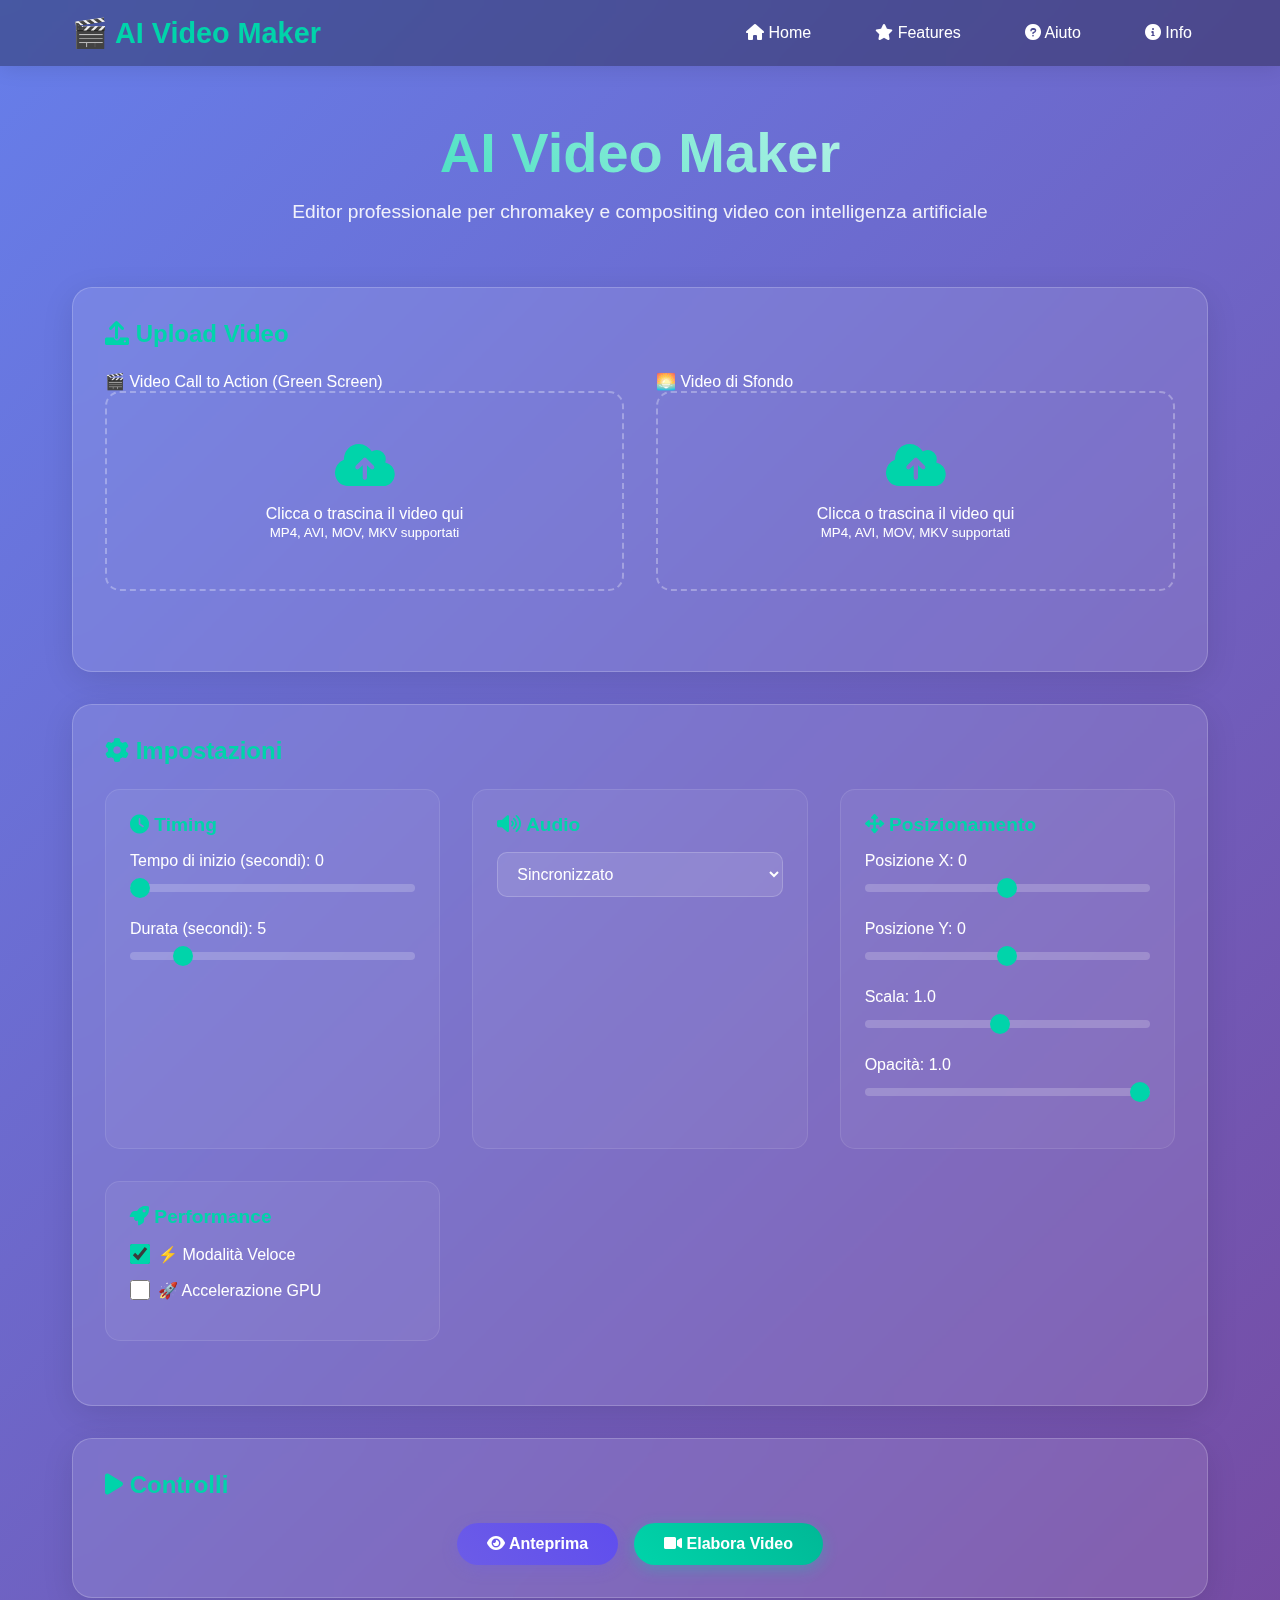
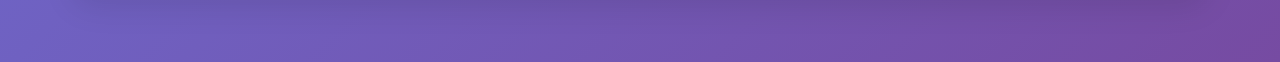
<file: templates/index.html>
<!DOCTYPE html>
<html lang="it">
<head>
    <meta charset="UTF-8">
    <meta name="viewport" content="width=device-width, initial-scale=1.0">
    <title>🎬 AI Video Maker - Chromakey Editor</title>
    <link href="https://cdnjs.cloudflare.com/ajax/libs/font-awesome/6.0.0/css/all.min.css" rel="stylesheet">
    <style>
        * {
            margin: 0;
            padding: 0;
            box-sizing: border-box;
        }

        body {
            font-family: 'Segoe UI', Tahoma, Geneva, Verdana, sans-serif;
            background: linear-gradient(135deg, #667eea 0%, #764ba2 100%);
            min-height: 100vh;
            color: white;
        }

        .navbar {
            background: rgba(0, 0, 0, 0.3);
            backdrop-filter: blur(10px);
            padding: 1rem 0;
            position: fixed;
            width: 100%;
            top: 0;
            z-index: 1000;
            box-shadow: 0 2px 20px rgba(0, 0, 0, 0.1);
        }

        .nav-container {
            max-width: 1200px;
            margin: 0 auto;
            display: flex;
            justify-content: space-between;
            align-items: center;
            padding: 0 2rem;
        }

        .logo {
            font-size: 1.8rem;
            font-weight: bold;
            color: #00d4aa;
        }

        .hamburger {
            display: none;
            flex-direction: column;
            cursor: pointer;
            padding: 10px;
            z-index: 1001;
        }

        .hamburger span {
            width: 25px;
            height: 3px;
            background: white;
            margin: 3px 0;
            transition: 0.3s;
            border-radius: 2px;
        }

        .hamburger.active span:nth-child(1) {
            transform: rotate(-45deg) translate(-5px, 6px);
        }

        .hamburger.active span:nth-child(2) {
            opacity: 0;
        }

        .hamburger.active span:nth-child(3) {
            transform: rotate(45deg) translate(-5px, -6px);
        }

        .nav-menu {
            display: flex;
            list-style: none;
            gap: 2rem;
        }

        .nav-menu a {
            color: white;
            text-decoration: none;
            transition: color 0.3s;
            padding: 0.5rem 1rem;
            border-radius: 5px;
        }

        .nav-menu a:hover {
            color: #00d4aa;
            background: rgba(255, 255, 255, 0.1);
        }

        .sidebar {
            position: fixed;
            top: 0;
            right: -300px;
            width: 300px;
            height: 100vh;
            background: rgba(0, 0, 0, 0.95);
            backdrop-filter: blur(10px);
            transition: right 0.3s ease;
            z-index: 999;
            padding-top: 80px;
        }

        .sidebar.active {
            right: 0;
        }

        .sidebar-menu {
            padding: 2rem;
        }

        .sidebar-menu a {
            display: block;
            color: white;
            text-decoration: none;
            padding: 1rem 0;
            border-bottom: 1px solid rgba(255, 255, 255, 0.1);
            transition: color 0.3s;
        }

        .sidebar-menu a:hover {
            color: #00d4aa;
        }

        .main-container {
            max-width: 1200px;
            margin: 0 auto;
            padding: 120px 2rem 2rem;
        }

        .hero {
            text-align: center;
            margin-bottom: 4rem;
        }

        .hero h1 {
            font-size: 3.5rem;
            margin-bottom: 1rem;
            background: linear-gradient(45deg, #00d4aa, #ffffff);
            -webkit-background-clip: text;
            -webkit-text-fill-color: transparent;
            background-clip: text;
        }

        .hero p {
            font-size: 1.2rem;
            opacity: 0.9;
            margin-bottom: 2rem;
        }

        .card {
            background: rgba(255, 255, 255, 0.1);
            backdrop-filter: blur(10px);
            border-radius: 20px;
            padding: 2rem;
            margin-bottom: 2rem;
            box-shadow: 0 8px 32px rgba(0, 0, 0, 0.1);
            border: 1px solid rgba(255, 255, 255, 0.2);
            transition: transform 0.3s ease, box-shadow 0.3s ease;
        }

        .card:hover {
            transform: translateY(-5px);
            box-shadow: 0 15px 35px rgba(0, 0, 0, 0.2);
        }

        .card h2 {
            color: #00d4aa;
            margin-bottom: 1.5rem;
            font-size: 1.5rem;
        }

        .upload-area {
            border: 2px dashed rgba(255, 255, 255, 0.3);
            border-radius: 15px;
            padding: 3rem;
            text-align: center;
            transition: all 0.3s ease;
            cursor: pointer;
            margin-bottom: 1rem;
        }

        .upload-area:hover,
        .upload-area.dragover {
            border-color: #00d4aa;
            background: rgba(0, 212, 170, 0.1);
        }

        .upload-area i {
            font-size: 3rem;
            color: #00d4aa;
            margin-bottom: 1rem;
        }

        .file-input {
            display: none;
        }

        .btn {
            background: linear-gradient(45deg, #00d4aa, #00b896);
            color: white;
            border: none;
            padding: 12px 30px;
            border-radius: 25px;
            cursor: pointer;
            font-size: 1rem;
            font-weight: bold;
            transition: all 0.3s ease;
            box-shadow: 0 4px 15px rgba(0, 212, 170, 0.3);
        }

        .btn:hover {
            transform: translateY(-2px);
            box-shadow: 0 8px 25px rgba(0, 212, 170, 0.4);
        }

        .btn:disabled {
            opacity: 0.6;
            cursor: not-allowed;
            transform: none;
        }

        .btn-danger {
            background: linear-gradient(45deg, #ff6b6b, #ee5a52);
            box-shadow: 0 4px 15px rgba(255, 107, 107, 0.3);
        }

        .btn-secondary {
            background: linear-gradient(45deg, #6c5ce7, #5f4dee);
            box-shadow: 0 4px 15px rgba(108, 92, 231, 0.3);
        }

        .settings-grid {
            display: grid;
            grid-template-columns: repeat(auto-fit, minmax(300px, 1fr));
            gap: 2rem;
            margin-bottom: 2rem;
        }

        .setting-group {
            background: rgba(255, 255, 255, 0.05);
            padding: 1.5rem;
            border-radius: 15px;
            border: 1px solid rgba(255, 255, 255, 0.1);
        }

        .setting-group h3 {
            color: #00d4aa;
            margin-bottom: 1rem;
            font-size: 1.2rem;
        }

        .form-group {
            margin-bottom: 1.5rem;
        }

        .form-group label {
            display: block;
            margin-bottom: 0.5rem;
            font-weight: 500;
        }

        .form-control {
            width: 100%;
            padding: 12px 15px;
            background: rgba(255, 255, 255, 0.1);
            border: 1px solid rgba(255, 255, 255, 0.2);
            border-radius: 10px;
            color: white;
            font-size: 1rem;
        }

        .form-control:focus {
            outline: none;
            border-color: #00d4aa;
            box-shadow: 0 0 10px rgba(0, 212, 170, 0.3);
        }

        .range-slider {
            width: 100%;
            -webkit-appearance: none;
            appearance: none;
            height: 8px;
            background: rgba(255, 255, 255, 0.2);
            border-radius: 5px;
            outline: none;
        }

        .range-slider::-webkit-slider-thumb {
            -webkit-appearance: none;
            appearance: none;
            width: 20px;
            height: 20px;
            background: #00d4aa;
            border-radius: 50%;
            cursor: pointer;
        }

        .checkbox-group {
            display: flex;
            align-items: center;
            gap: 0.5rem;
            margin-bottom: 1rem;
        }

        .checkbox-group input[type="checkbox"] {
            width: 20px;
            height: 20px;
            accent-color: #00d4aa;
        }

        .progress-container {
            background: rgba(255, 255, 255, 0.1);
            border-radius: 15px;
            padding: 2rem;
            margin: 2rem 0;
            display: none;
        }

        .progress-container.active {
            display: block;
        }

        .progress-bar {
            width: 100%;
            height: 10px;
            background: rgba(255, 255, 255, 0.2);
            border-radius: 5px;
            overflow: hidden;
            margin-bottom: 1rem;
        }

        .progress-fill {
            height: 100%;
            background: linear-gradient(45deg, #00d4aa, #00b896);
            width: 0%;
            transition: width 0.3s ease;
        }

        .status-message {
            text-align: center;
            font-size: 1.1rem;
            color: #00d4aa;
        }

        .result-container {
            background: rgba(0, 212, 170, 0.1);
            border: 1px solid #00d4aa;
            border-radius: 15px;
            padding: 2rem;
            text-align: center;
            display: none;
        }

        .result-container.active {
            display: block;
        }

        .result-container video {
            max-width: 100%;
            border-radius: 10px;
            margin-bottom: 1rem;
        }

        @media (max-width: 768px) {
            .hamburger {
                display: flex;
            }

            .nav-menu {
                display: none;
            }

            .hero h1 {
                font-size: 2.5rem;
            }

            .settings-grid {
                grid-template-columns: 1fr;
            }

            .main-container {
                padding: 100px 1rem 2rem;
            }
        }

        .loading {
            display: inline-block;
            width: 20px;
            height: 20px;
            border: 3px solid rgba(255, 255, 255, 0.3);
            border-radius: 50%;
            border-top-color: #00d4aa;
            animation: spin 1s ease-in-out infinite;
        }

        @keyframes spin {
            to { transform: rotate(360deg); }
        }

        .file-info {
            background: rgba(0, 212, 170, 0.1);
            border: 1px solid #00d4aa;
            border-radius: 10px;
            padding: 1rem;
            margin-top: 1rem;
            display: none;
        }

        .file-info.active {
            display: block;
        }

        .file-info i {
            color: #00d4aa;
            margin-right: 0.5rem;
        }
    </style>
</head>
<body>
    <nav class="navbar">
        <div class="nav-container">
            <div class="logo">🎬 AI Video Maker</div>
            <ul class="nav-menu">
                <li><a href="#home"><i class="fas fa-home"></i> Home</a></li>
                <li><a href="#features"><i class="fas fa-star"></i> Features</a></li>
                <li><a href="#help"><i class="fas fa-question-circle"></i> Aiuto</a></li>
                <li><a href="#about"><i class="fas fa-info-circle"></i> Info</a></li>
            </ul>
            <div class="hamburger" onclick="toggleSidebar()">
                <span></span>
                <span></span>
                <span></span>
            </div>
        </div>
    </nav>

    <div class="sidebar" id="sidebar">
        <div class="sidebar-menu">
            <a href="#home"><i class="fas fa-home"></i> Home</a>
            <a href="#features"><i class="fas fa-star"></i> Features</a>
            <a href="#new-project"><i class="fas fa-plus"></i> Nuovo Progetto</a>
            <a href="#templates"><i class="fas fa-layer-group"></i> Template</a>
            <a href="#settings"><i class="fas fa-cog"></i> Impostazioni</a>
            <a href="#help"><i class="fas fa-question-circle"></i> Aiuto</a>
            <a href="#about"><i class="fas fa-info-circle"></i> Info</a>
        </div>
    </div>

    <div class="main-container">
        <div class="hero">
            <h1>AI Video Maker</h1>
            <p>Editor professionale per chromakey e compositing video con intelligenza artificiale</p>
        </div>

        <div class="card">
            <h2><i class="fas fa-upload"></i> Upload Video</h2>
            
            <div class="settings-grid">
                <div>
                    <label>🎬 Video Call to Action (Green Screen)</label>
                    <div class="upload-area" onclick="document.getElementById('foregroundFile').click()" 
                         ondragover="handleDragOver(event)" ondrop="handleDrop(event, 'foreground')">
                        <i class="fas fa-cloud-upload-alt"></i>
                        <p>Clicca o trascina il video qui</p>
                        <small>MP4, AVI, MOV, MKV supportati</small>
                    </div>
                    <input type="file" id="foregroundFile" class="file-input" accept="video/*" onchange="handleFileSelect(event, 'foreground')">
                    <div class="file-info" id="foregroundInfo">
                        <i class="fas fa-video"></i> <span id="foregroundName"></span>
                    </div>
                </div>

                <div>
                    <label>🌅 Video di Sfondo</label>
                    <div class="upload-area" onclick="document.getElementById('backgroundFile').click()"
                         ondragover="handleDragOver(event)" ondrop="handleDrop(event, 'background')">
                        <i class="fas fa-cloud-upload-alt"></i>
                        <p>Clicca o trascina il video qui</p>
                        <small>MP4, AVI, MOV, MKV supportati</small>
                    </div>
                    <input type="file" id="backgroundFile" class="file-input" accept="video/*" onchange="handleFileSelect(event, 'background')">
                    <div class="file-info" id="backgroundInfo">
                        <i class="fas fa-video"></i> <span id="backgroundName"></span>
                    </div>
                </div>
            </div>
        </div>

        <div class="card">
            <h2><i class="fas fa-cog"></i> Impostazioni</h2>
            
            <div class="settings-grid">
                <div class="setting-group">
                    <h3><i class="fas fa-clock"></i> Timing</h3>
                    <div class="form-group">
                        <label>Tempo di inizio (secondi): <span id="startTimeValue">0</span></label>
                        <input type="range" class="range-slider" id="startTime" min="0" max="60" step="0.1" value="0" oninput="updateValue('startTime', this.value)">
                    </div>
                    <div class="form-group">
                        <label>Durata (secondi): <span id="durationValue">5</span></label>
                        <input type="range" class="range-slider" id="duration" min="0.1" max="30" step="0.1" value="5" oninput="updateValue('duration', this.value)">
                    </div>
                </div>

                <div class="setting-group">
                    <h3><i class="fas fa-volume-up"></i> Audio</h3>
                    <div class="form-group">
                        <select class="form-control" id="audioMode">
                            <option value="background">Background</option>
                            <option value="foreground">Foreground</option>
                            <option value="both">Entrambi</option>
                            <option value="timed">Temporizzato</option>
                            <option value="synced" selected>Sincronizzato</option>
                            <option value="none">Nessuno</option>
                        </select>
                    </div>
                </div>

                <div class="setting-group">
                    <h3><i class="fas fa-arrows-alt"></i> Posizionamento</h3>
                    <div class="form-group">
                        <label>Posizione X: <span id="xPosValue">0</span></label>
                        <input type="range" class="range-slider" id="xPos" min="-500" max="500" value="0" oninput="updateValue('xPos', this.value)">
                    </div>
                    <div class="form-group">
                        <label>Posizione Y: <span id="yPosValue">0</span></label>
                        <input type="range" class="range-slider" id="yPos" min="-500" max="500" value="0" oninput="updateValue('yPos', this.value)">
                    </div>
                    <div class="form-group">
                        <label>Scala: <span id="scaleValue">1.0</span></label>
                        <input type="range" class="range-slider" id="scale" min="0.1" max="2.0" step="0.1" value="1.0" oninput="updateValue('scale', this.value)">
                    </div>
                    <div class="form-group">
                        <label>Opacità: <span id="opacityValue">1.0</span></label>
                        <input type="range" class="range-slider" id="opacity" min="0.0" max="1.0" step="0.1" value="1.0" oninput="updateValue('opacity', this.value)">
                    </div>
                </div>

                <div class="setting-group">
                    <h3><i class="fas fa-rocket"></i> Performance</h3>
                    <div class="checkbox-group">
                        <input type="checkbox" id="fastMode" checked>
                        <label for="fastMode">⚡ Modalità Veloce</label>
                    </div>
                    <div class="checkbox-group">
                        <input type="checkbox" id="gpuMode">
                        <label for="gpuMode">🚀 Accelerazione GPU</label>
                    </div>
                </div>
            </div>
        </div>

        <div class="card">
            <h2><i class="fas fa-play"></i> Controlli</h2>
            <div style="text-align: center; gap: 1rem; display: flex; flex-wrap: wrap; justify-content: center;">
                <button class="btn btn-secondary" onclick="previewVideo()">
                    <i class="fas fa-eye"></i> Anteprima
                </button>
                <button class="btn" onclick="processVideo()" id="processBtn">
                    <i class="fas fa-video"></i> Elabora Video
                </button>
                <button class="btn btn-danger" onclick="stopProcessing()" id="stopBtn" style="display: none;">
                    <i class="fas fa-stop"></i> Stop
                </button>
            </div>
        </div>

        <div class="progress-container" id="progressContainer">
            <h2><i class="fas fa-cogs"></i> Elaborazione in corso...</h2>
            <div class="progress-bar">
                <div class="progress-fill" id="progressFill"></div>
            </div>
            <div class="status-message" id="statusMessage">Preparazione...</div>
        </div>

        <div class="result-container" id="resultContainer">
            <h2><i class="fas fa-check-circle"></i> Video Completato!</h2>
            <video controls id="resultVideo" style="max-width: 100%; border-radius: 10px;">
                Your browser does not support the video tag.
            </video>
            <br><br>
            <button class="btn" onclick="downloadVideo()">
                <i class="fas fa-download"></i> Scarica Video
            </button>
            <button class="btn btn-secondary" onclick="newProject()">
                <i class="fas fa-plus"></i> Nuovo Progetto
            </button>
        </div>
    </div>

    <script>
        let foregroundFileId = null;
        let backgroundFileId = null;
        let currentJobId = null;
        let processingInterval = null;

        function toggleSidebar() {
            const sidebar = document.getElementById('sidebar');
            const hamburger = document.querySelector('.hamburger');
            
            sidebar.classList.toggle('active');
            hamburger.classList.toggle('active');
        }

        function handleDragOver(event) {
            event.preventDefault();
            event.currentTarget.classList.add('dragover');
        }

        function handleDrop(event, type) {
            event.preventDefault();
            event.currentTarget.classList.remove('dragover');
            
            const files = event.dataTransfer.files;
            if (files.length > 0) {
                handleFileUpload(files[0], type);
            }
        }

        function handleFileSelect(event, type) {
            const file = event.target.files[0];
            if (file) {
                handleFileUpload(file, type);
            }
        }

        async function handleFileUpload(file, type) {
            const formData = new FormData();
            formData.append('file', file);
            
            try {
                const response = await fetch('/api/upload', {
                    method: 'POST',
                    body: formData
                });
                
                if (response.ok) {
                    const result = await response.json();
                    
                    if (type === 'foreground') {
                        foregroundFileId = result.file_id;
                        document.getElementById('foregroundName').textContent = result.filename;
                        document.getElementById('foregroundInfo').classList.add('active');
                    } else {
                        backgroundFileId = result.file_id;
                        document.getElementById('backgroundName').textContent = result.filename;
                        document.getElementById('backgroundInfo').classList.add('active');
                    }
                } else {
                    alert('Errore nel caricamento del file');
                }
            } catch (error) {
                alert('Errore di connessione: ' + error.message);
            }
        }

        function updateValue(elementId, value) {
            document.getElementById(elementId + 'Value').textContent = value;
        }

        async function previewVideo() {
            if (!foregroundFileId || !backgroundFileId) {
                alert('Seleziona entrambi i video prima di procedere');
                return;
            }
            
            alert('Funzione anteprima in sviluppo. Per ora usa il processamento completo.');
        }

        async function processVideo() {
            if (!foregroundFileId || !backgroundFileId) {
                alert('Seleziona entrambi i video prima di procedere');
                return;
            }
            
            const formData = new FormData();
            formData.append('foreground_file_id', foregroundFileId);
            formData.append('background_file_id', backgroundFileId);
            formData.append('start_time', document.getElementById('startTime').value);
            formData.append('duration', document.getElementById('duration').value);
            formData.append('audio_mode', document.getElementById('audioMode').value);
            formData.append('x_pos', document.getElementById('xPos').value);
            formData.append('y_pos', document.getElementById('yPos').value);
            formData.append('scale', document.getElementById('scale').value);
            formData.append('opacity', document.getElementById('opacity').value);
            formData.append('fast_mode', document.getElementById('fastMode').checked);
            formData.append('gpu_mode', document.getElementById('gpuMode').checked);
            
            try {
                const response = await fetch('/api/process', {
                    method: 'POST',
                    body: formData
                });
                
                if (response.ok) {
                    const result = await response.json();
                    currentJobId = result.job_id;
                    
                    document.getElementById('processBtn').style.display = 'none';
                    document.getElementById('stopBtn').style.display = 'inline-block';
                    document.getElementById('progressContainer').classList.add('active');
                    
                    startProgressMonitoring();
                } else {
                    alert('Errore nell\'avvio del processamento');
                }
            } catch (error) {
                alert('Errore di connessione: ' + error.message);
            }
        }

        function startProgressMonitoring() {
            processingInterval = setInterval(async () => {
                if (!currentJobId) return;
                
                try {
                    const response = await fetch(`/api/jobs/${currentJobId}`);
                    if (response.ok) {
                        const job = await response.json();
                        
                        document.getElementById('progressFill').style.width = job.progress + '%';
                        document.getElementById('statusMessage').textContent = job.message;
                        
                        if (job.status === 'completed') {
                            clearInterval(processingInterval);
                            showResult(job.output_file);
                        } else if (job.status === 'error') {
                            clearInterval(processingInterval);
                            alert('Errore durante l\'elaborazione: ' + job.error);
                            resetUI();
                        }
                    }
                } catch (error) {
                    console.error('Errore nel monitoraggio:', error);
                }
            }, 2000);
        }

        function showResult(outputFile) {
            document.getElementById('progressContainer').classList.remove('active');
            document.getElementById('resultContainer').classList.add('active');
            document.getElementById('resultVideo').src = outputFile;
            
            resetUI();
        }

        function resetUI() {
            document.getElementById('processBtn').style.display = 'inline-block';
            document.getElementById('stopBtn').style.display = 'none';
        }

        function stopProcessing() {
            if (processingInterval) {
                clearInterval(processingInterval);
            }
            
            if (currentJobId) {
                fetch(`/api/jobs/${currentJobId}`, { method: 'DELETE' });
                currentJobId = null;
            }
            
            document.getElementById('progressContainer').classList.remove('active');
            resetUI();
        }

        async function downloadVideo() {
            if (currentJobId) {
                window.open(`/api/download/${currentJobId}`, '_blank');
            }
        }

        function newProject() {
            // Reset form
            foregroundFileId = null;
            backgroundFileId = null;
            currentJobId = null;
            
            document.getElementById('foregroundInfo').classList.remove('active');
            document.getElementById('backgroundInfo').classList.remove('active');
            document.getElementById('resultContainer').classList.remove('active');
            document.getElementById('progressContainer').classList.remove('active');
            
            // Reset sliders
            document.getElementById('startTime').value = 0;
            document.getElementById('duration').value = 5;
            document.getElementById('xPos').value = 0;
            document.getElementById('yPos').value = 0;
            document.getElementById('scale').value = 1.0;
            document.getElementById('opacity').value = 1.0;
            
            // Update value displays
            updateValue('startTime', 0);
            updateValue('duration', 5);
            updateValue('xPos', 0);
            updateValue('yPos', 0);
            updateValue('scale', 1.0);
            updateValue('opacity', 1.0);
            
            resetUI();
        }

        // Close sidebar when clicking outside
        document.addEventListener('click', function(event) {
            const sidebar = document.getElementById('sidebar');
            const hamburger = document.querySelector('.hamburger');
            
            if (!sidebar.contains(event.target) && !hamburger.contains(event.target)) {
                sidebar.classList.remove('active');
                hamburger.classList.remove('active');
            }
        });
    </script>
</body>
</html>
</file>
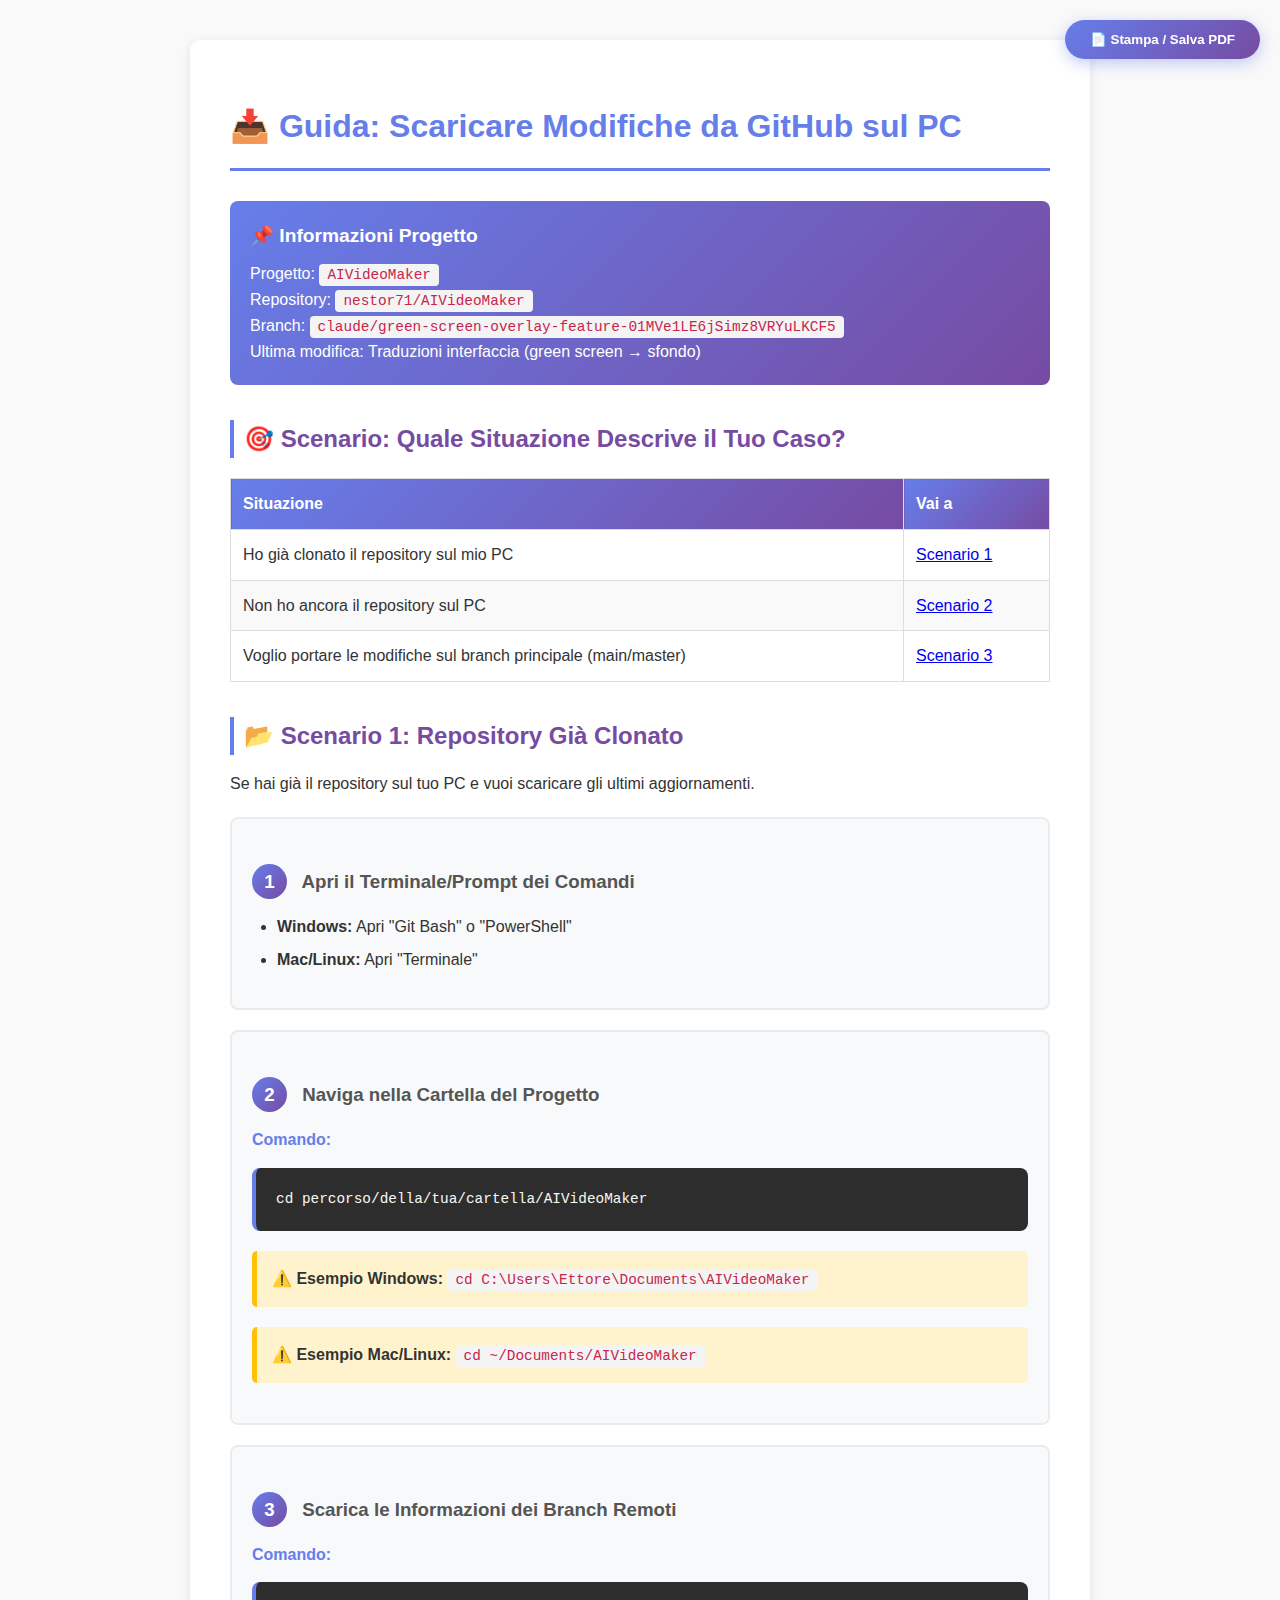
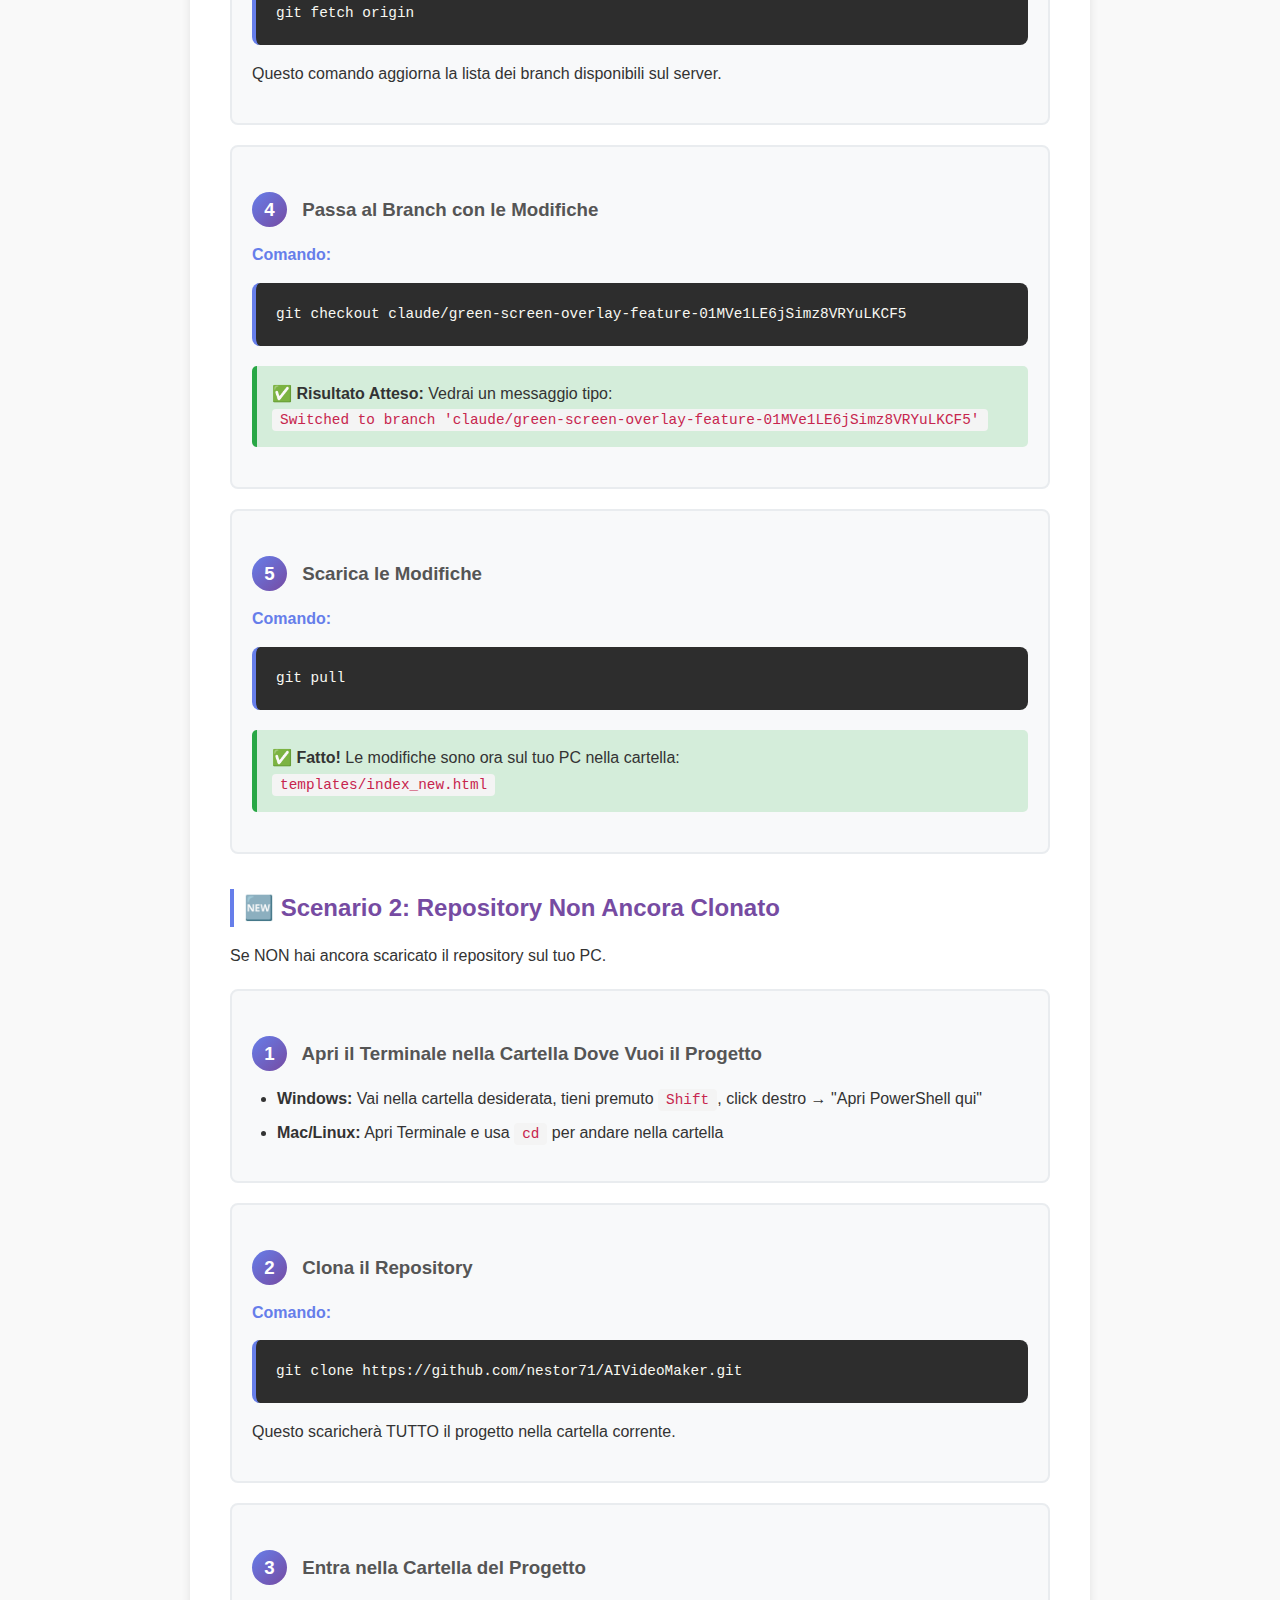
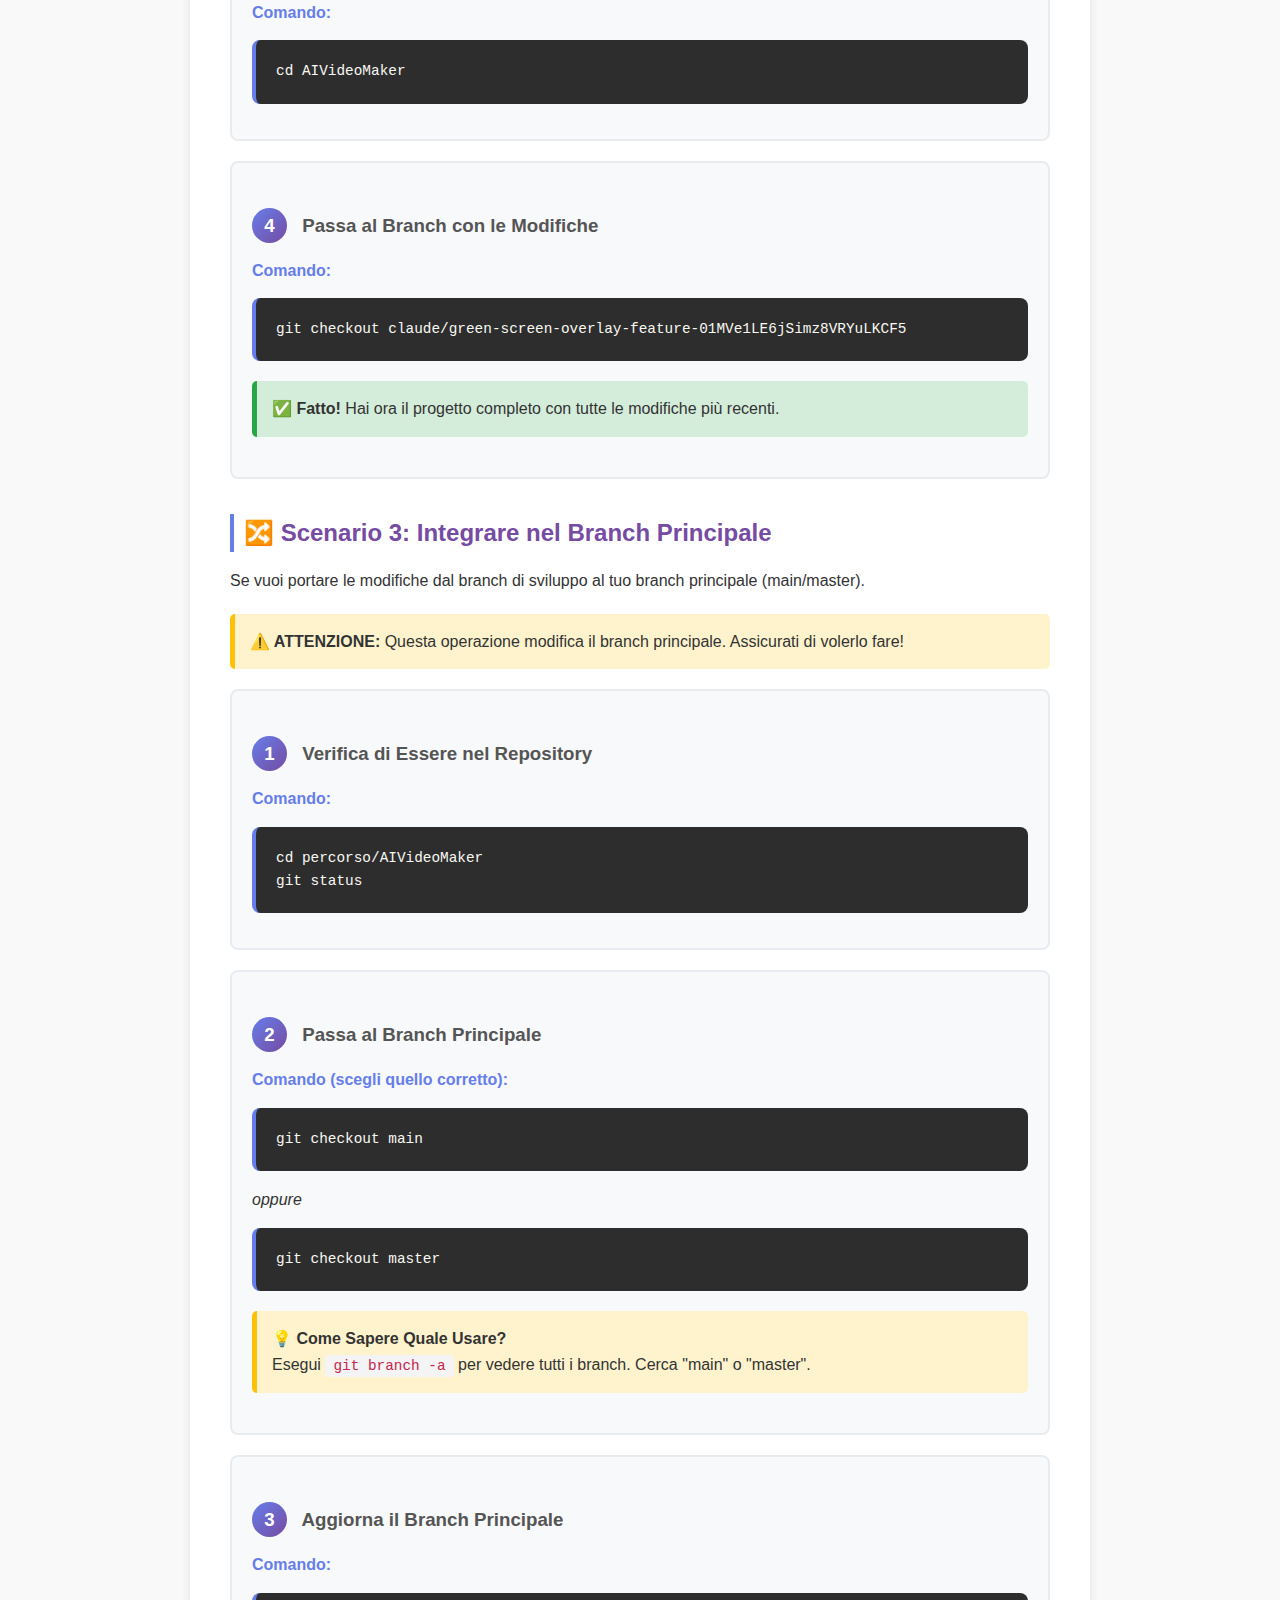
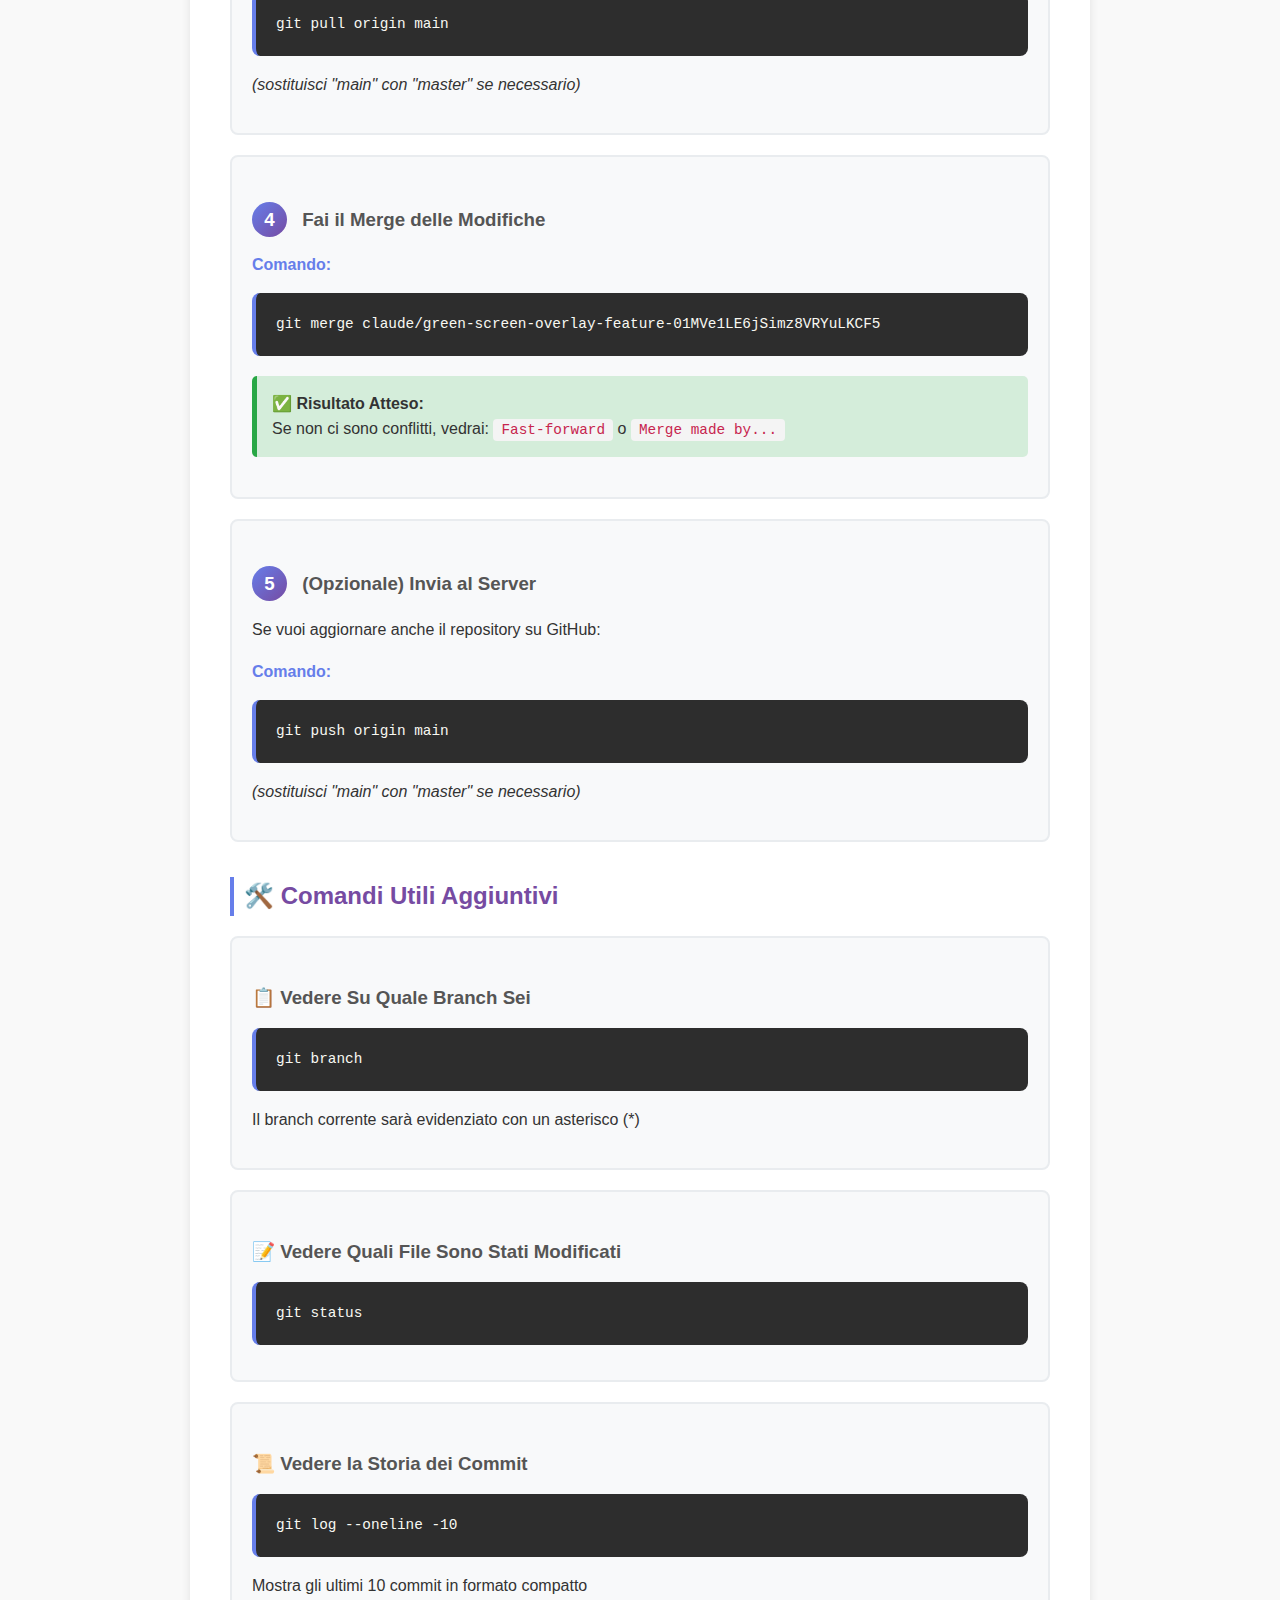
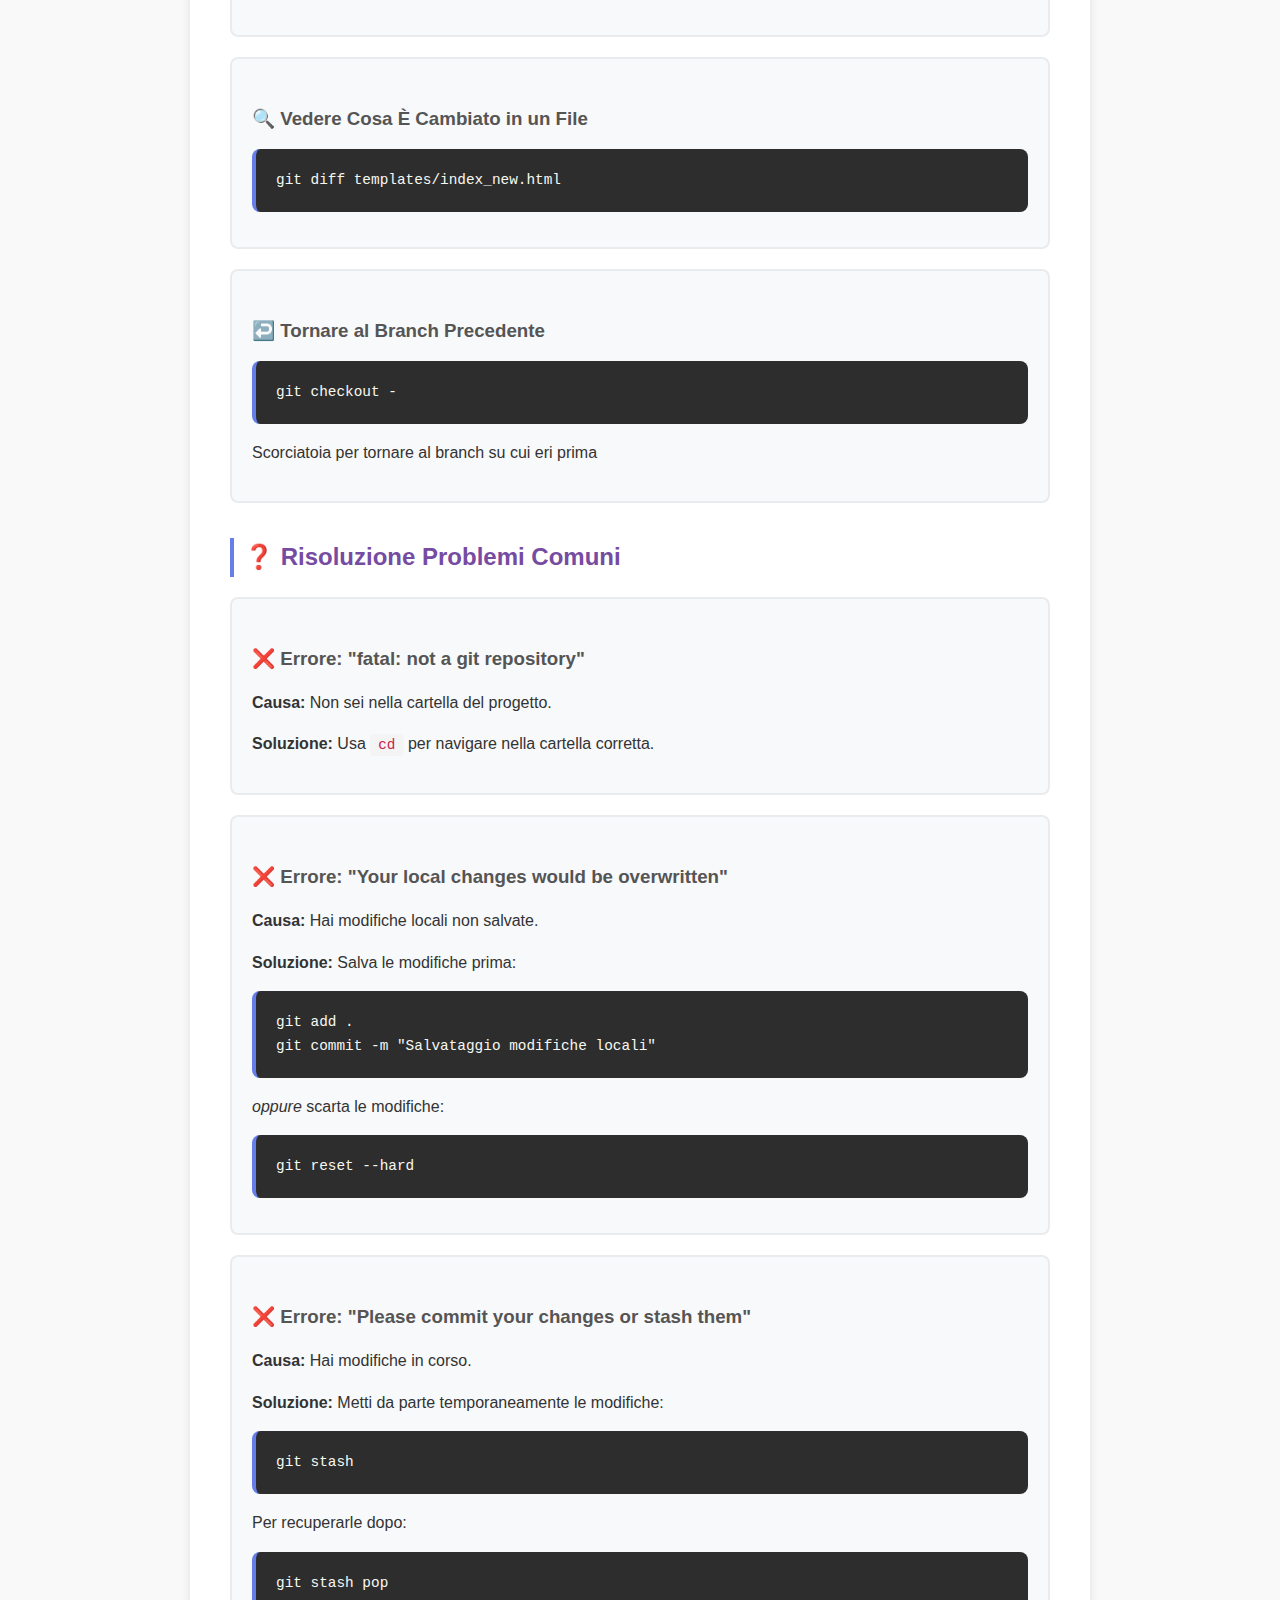
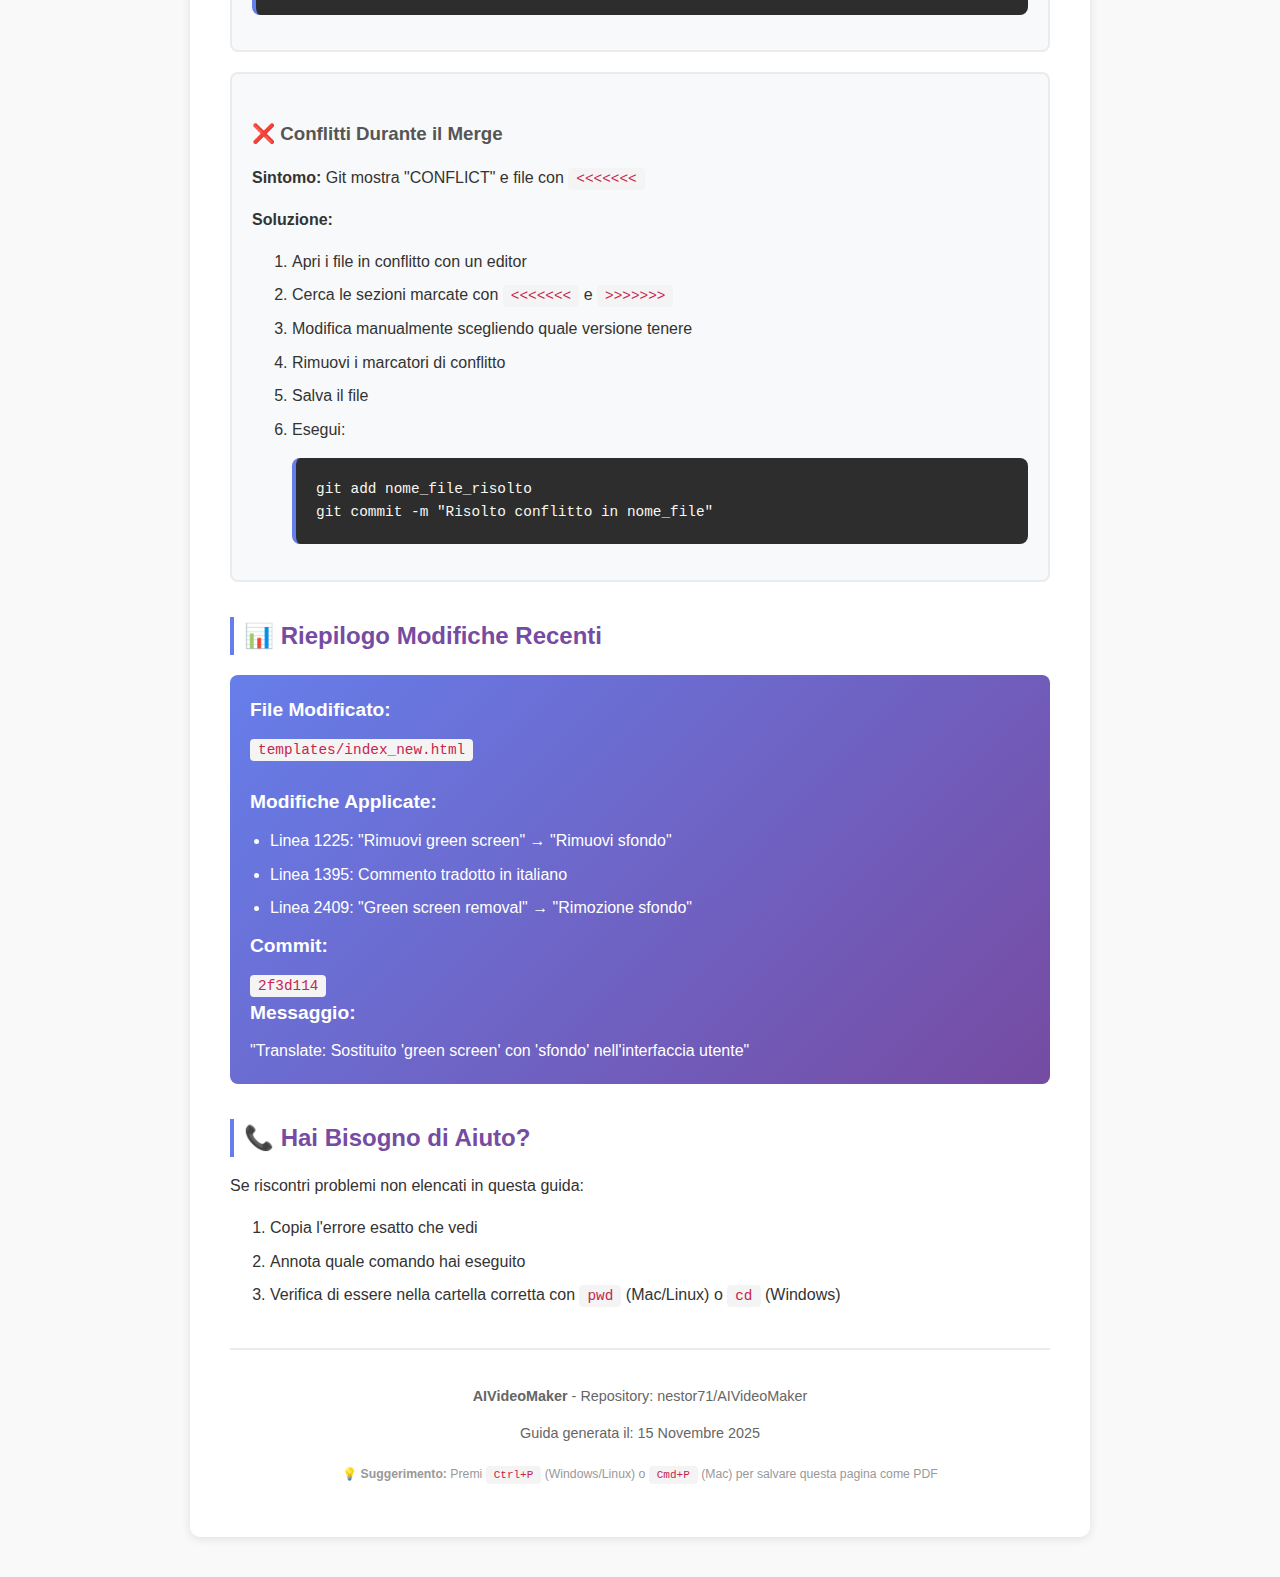
<file: GUIDA_SCARICA_MODIFICHE.html>
<!DOCTYPE html>
<html lang="it">
<head>
    <meta charset="UTF-8">
    <meta name="viewport" content="width=device-width, initial-scale=1.0">
    <title>Guida: Scaricare Modifiche da GitHub sul PC</title>
    <style>
        @media print {
            body { margin: 1.5cm; }
            .no-print { display: none; }
            a { color: #000; text-decoration: none; }
            a[href]:after { content: " (" attr(href) ")"; font-size: 0.8em; }
        }

        body {
            font-family: 'Segoe UI', Tahoma, Geneva, Verdana, sans-serif;
            line-height: 1.6;
            max-width: 900px;
            margin: 0 auto;
            padding: 40px 20px;
            color: #333;
            background: #f9f9f9;
        }

        .container {
            background: white;
            padding: 40px;
            border-radius: 10px;
            box-shadow: 0 2px 10px rgba(0,0,0,0.1);
        }

        h1 {
            color: #667eea;
            border-bottom: 3px solid #667eea;
            padding-bottom: 15px;
            margin-bottom: 30px;
        }

        h2 {
            color: #764ba2;
            margin-top: 35px;
            margin-bottom: 15px;
            padding-left: 10px;
            border-left: 4px solid #667eea;
        }

        h3 {
            color: #555;
            margin-top: 25px;
            margin-bottom: 10px;
        }

        .info-box {
            background: linear-gradient(135deg, #667eea 0%, #764ba2 100%);
            color: white;
            padding: 20px;
            border-radius: 8px;
            margin: 20px 0;
        }

        .info-box strong {
            display: block;
            font-size: 1.2em;
            margin-bottom: 10px;
        }

        .warning-box {
            background: #fff3cd;
            border-left: 5px solid #ffc107;
            padding: 15px;
            margin: 20px 0;
            border-radius: 5px;
        }

        .success-box {
            background: #d4edda;
            border-left: 5px solid #28a745;
            padding: 15px;
            margin: 20px 0;
            border-radius: 5px;
        }

        code {
            background: #f4f4f4;
            padding: 3px 8px;
            border-radius: 4px;
            font-family: 'Courier New', monospace;
            color: #c7254e;
            font-size: 0.9em;
        }

        pre {
            background: #2d2d2d;
            color: #f8f8f2;
            padding: 20px;
            border-radius: 8px;
            overflow-x: auto;
            margin: 15px 0;
            border-left: 4px solid #667eea;
        }

        pre code {
            background: transparent;
            color: #f8f8f2;
            padding: 0;
        }

        .step {
            background: #f8f9fa;
            padding: 20px;
            margin: 20px 0;
            border-radius: 8px;
            border: 2px solid #e9ecef;
        }

        .step-number {
            display: inline-block;
            width: 35px;
            height: 35px;
            background: linear-gradient(135deg, #667eea 0%, #764ba2 100%);
            color: white;
            text-align: center;
            line-height: 35px;
            border-radius: 50%;
            font-weight: bold;
            margin-right: 10px;
        }

        ul {
            margin: 15px 0;
            padding-left: 25px;
        }

        li {
            margin: 8px 0;
        }

        .command-label {
            font-weight: bold;
            color: #667eea;
            margin-top: 15px;
            display: block;
        }

        footer {
            margin-top: 40px;
            padding-top: 20px;
            border-top: 2px solid #e9ecef;
            text-align: center;
            color: #666;
            font-size: 0.9em;
        }

        .print-button {
            position: fixed;
            top: 20px;
            right: 20px;
            background: linear-gradient(135deg, #667eea 0%, #764ba2 100%);
            color: white;
            padding: 12px 25px;
            border: none;
            border-radius: 25px;
            cursor: pointer;
            font-weight: bold;
            box-shadow: 0 4px 15px rgba(102,126,234,0.4);
            transition: transform 0.2s;
        }

        .print-button:hover {
            transform: translateY(-2px);
            box-shadow: 0 6px 20px rgba(102,126,234,0.6);
        }

        table {
            width: 100%;
            border-collapse: collapse;
            margin: 20px 0;
        }

        th, td {
            padding: 12px;
            text-align: left;
            border: 1px solid #ddd;
        }

        th {
            background: linear-gradient(135deg, #667eea 0%, #764ba2 100%);
            color: white;
            font-weight: bold;
        }

        tr:nth-child(even) {
            background: #f9f9f9;
        }
    </style>
</head>
<body>
    <button class="print-button no-print" onclick="window.print()">📄 Stampa / Salva PDF</button>

    <div class="container">
        <h1>📥 Guida: Scaricare Modifiche da GitHub sul PC</h1>

        <div class="info-box">
            <strong>📌 Informazioni Progetto</strong>
            Progetto: <code>AIVideoMaker</code><br>
            Repository: <code>nestor71/AIVideoMaker</code><br>
            Branch: <code>claude/green-screen-overlay-feature-01MVe1LE6jSimz8VRYuLKCF5</code><br>
            Ultima modifica: Traduzioni interfaccia (green screen → sfondo)
        </div>

        <h2>🎯 Scenario: Quale Situazione Descrive il Tuo Caso?</h2>

        <table>
            <thead>
                <tr>
                    <th>Situazione</th>
                    <th>Vai a</th>
                </tr>
            </thead>
            <tbody>
                <tr>
                    <td>Ho già clonato il repository sul mio PC</td>
                    <td><a href="#scenario-1">Scenario 1</a></td>
                </tr>
                <tr>
                    <td>Non ho ancora il repository sul PC</td>
                    <td><a href="#scenario-2">Scenario 2</a></td>
                </tr>
                <tr>
                    <td>Voglio portare le modifiche sul branch principale (main/master)</td>
                    <td><a href="#scenario-3">Scenario 3</a></td>
                </tr>
            </tbody>
        </table>

        <!-- SCENARIO 1 -->
        <h2 id="scenario-1">📂 Scenario 1: Repository Già Clonato</h2>

        <p>Se hai già il repository sul tuo PC e vuoi scaricare gli ultimi aggiornamenti.</p>

        <div class="step">
            <h3><span class="step-number">1</span> Apri il Terminale/Prompt dei Comandi</h3>
            <ul>
                <li><strong>Windows:</strong> Apri "Git Bash" o "PowerShell"</li>
                <li><strong>Mac/Linux:</strong> Apri "Terminale"</li>
            </ul>
        </div>

        <div class="step">
            <h3><span class="step-number">2</span> Naviga nella Cartella del Progetto</h3>
            <span class="command-label">Comando:</span>
            <pre><code>cd percorso/della/tua/cartella/AIVideoMaker</code></pre>

            <div class="warning-box">
                <strong>⚠️ Esempio Windows:</strong>
                <code>cd C:\Users\Ettore\Documents\AIVideoMaker</code>
            </div>

            <div class="warning-box">
                <strong>⚠️ Esempio Mac/Linux:</strong>
                <code>cd ~/Documents/AIVideoMaker</code>
            </div>
        </div>

        <div class="step">
            <h3><span class="step-number">3</span> Scarica le Informazioni dei Branch Remoti</h3>
            <span class="command-label">Comando:</span>
            <pre><code>git fetch origin</code></pre>
            <p>Questo comando aggiorna la lista dei branch disponibili sul server.</p>
        </div>

        <div class="step">
            <h3><span class="step-number">4</span> Passa al Branch con le Modifiche</h3>
            <span class="command-label">Comando:</span>
            <pre><code>git checkout claude/green-screen-overlay-feature-01MVe1LE6jSimz8VRYuLKCF5</code></pre>

            <div class="success-box">
                <strong>✅ Risultato Atteso:</strong> Vedrai un messaggio tipo:<br>
                <code>Switched to branch 'claude/green-screen-overlay-feature-01MVe1LE6jSimz8VRYuLKCF5'</code>
            </div>
        </div>

        <div class="step">
            <h3><span class="step-number">5</span> Scarica le Modifiche</h3>
            <span class="command-label">Comando:</span>
            <pre><code>git pull</code></pre>

            <div class="success-box">
                <strong>✅ Fatto!</strong> Le modifiche sono ora sul tuo PC nella cartella:<br>
                <code>templates/index_new.html</code>
            </div>
        </div>

        <!-- SCENARIO 2 -->
        <h2 id="scenario-2">🆕 Scenario 2: Repository Non Ancora Clonato</h2>

        <p>Se NON hai ancora scaricato il repository sul tuo PC.</p>

        <div class="step">
            <h3><span class="step-number">1</span> Apri il Terminale nella Cartella Dove Vuoi il Progetto</h3>
            <ul>
                <li><strong>Windows:</strong> Vai nella cartella desiderata, tieni premuto <code>Shift</code>, click destro → "Apri PowerShell qui"</li>
                <li><strong>Mac/Linux:</strong> Apri Terminale e usa <code>cd</code> per andare nella cartella</li>
            </ul>
        </div>

        <div class="step">
            <h3><span class="step-number">2</span> Clona il Repository</h3>
            <span class="command-label">Comando:</span>
            <pre><code>git clone https://github.com/nestor71/AIVideoMaker.git</code></pre>
            <p>Questo scaricherà TUTTO il progetto nella cartella corrente.</p>
        </div>

        <div class="step">
            <h3><span class="step-number">3</span> Entra nella Cartella del Progetto</h3>
            <span class="command-label">Comando:</span>
            <pre><code>cd AIVideoMaker</code></pre>
        </div>

        <div class="step">
            <h3><span class="step-number">4</span> Passa al Branch con le Modifiche</h3>
            <span class="command-label">Comando:</span>
            <pre><code>git checkout claude/green-screen-overlay-feature-01MVe1LE6jSimz8VRYuLKCF5</code></pre>

            <div class="success-box">
                <strong>✅ Fatto!</strong> Hai ora il progetto completo con tutte le modifiche più recenti.
            </div>
        </div>

        <!-- SCENARIO 3 -->
        <h2 id="scenario-3">🔀 Scenario 3: Integrare nel Branch Principale</h2>

        <p>Se vuoi portare le modifiche dal branch di sviluppo al tuo branch principale (main/master).</p>

        <div class="warning-box">
            <strong>⚠️ ATTENZIONE:</strong> Questa operazione modifica il branch principale. Assicurati di volerlo fare!
        </div>

        <div class="step">
            <h3><span class="step-number">1</span> Verifica di Essere nel Repository</h3>
            <span class="command-label">Comando:</span>
            <pre><code>cd percorso/AIVideoMaker
git status</code></pre>
        </div>

        <div class="step">
            <h3><span class="step-number">2</span> Passa al Branch Principale</h3>
            <span class="command-label">Comando (scegli quello corretto):</span>
            <pre><code>git checkout main</code></pre>
            <p><em>oppure</em></p>
            <pre><code>git checkout master</code></pre>

            <div class="warning-box">
                <strong>💡 Come Sapere Quale Usare?</strong><br>
                Esegui <code>git branch -a</code> per vedere tutti i branch. Cerca "main" o "master".
            </div>
        </div>

        <div class="step">
            <h3><span class="step-number">3</span> Aggiorna il Branch Principale</h3>
            <span class="command-label">Comando:</span>
            <pre><code>git pull origin main</code></pre>
            <p><em>(sostituisci "main" con "master" se necessario)</em></p>
        </div>

        <div class="step">
            <h3><span class="step-number">4</span> Fai il Merge delle Modifiche</h3>
            <span class="command-label">Comando:</span>
            <pre><code>git merge claude/green-screen-overlay-feature-01MVe1LE6jSimz8VRYuLKCF5</code></pre>

            <div class="success-box">
                <strong>✅ Risultato Atteso:</strong><br>
                Se non ci sono conflitti, vedrai: <code>Fast-forward</code> o <code>Merge made by...</code>
            </div>
        </div>

        <div class="step">
            <h3><span class="step-number">5</span> (Opzionale) Invia al Server</h3>
            <p>Se vuoi aggiornare anche il repository su GitHub:</p>
            <span class="command-label">Comando:</span>
            <pre><code>git push origin main</code></pre>
            <p><em>(sostituisci "main" con "master" se necessario)</em></p>
        </div>

        <h2>🛠️ Comandi Utili Aggiuntivi</h2>

        <div class="step">
            <h3>📋 Vedere Su Quale Branch Sei</h3>
            <pre><code>git branch</code></pre>
            <p>Il branch corrente sarà evidenziato con un asterisco (*)</p>
        </div>

        <div class="step">
            <h3>📝 Vedere Quali File Sono Stati Modificati</h3>
            <pre><code>git status</code></pre>
        </div>

        <div class="step">
            <h3>📜 Vedere la Storia dei Commit</h3>
            <pre><code>git log --oneline -10</code></pre>
            <p>Mostra gli ultimi 10 commit in formato compatto</p>
        </div>

        <div class="step">
            <h3>🔍 Vedere Cosa È Cambiato in un File</h3>
            <pre><code>git diff templates/index_new.html</code></pre>
        </div>

        <div class="step">
            <h3>↩️ Tornare al Branch Precedente</h3>
            <pre><code>git checkout -</code></pre>
            <p>Scorciatoia per tornare al branch su cui eri prima</p>
        </div>

        <h2>❓ Risoluzione Problemi Comuni</h2>

        <div class="step">
            <h3>❌ Errore: "fatal: not a git repository"</h3>
            <p><strong>Causa:</strong> Non sei nella cartella del progetto.</p>
            <p><strong>Soluzione:</strong> Usa <code>cd</code> per navigare nella cartella corretta.</p>
        </div>

        <div class="step">
            <h3>❌ Errore: "Your local changes would be overwritten"</h3>
            <p><strong>Causa:</strong> Hai modifiche locali non salvate.</p>
            <p><strong>Soluzione:</strong> Salva le modifiche prima:</p>
            <pre><code>git add .
git commit -m "Salvataggio modifiche locali"</code></pre>
            <p><em>oppure</em> scarta le modifiche:</p>
            <pre><code>git reset --hard</code></pre>
        </div>

        <div class="step">
            <h3>❌ Errore: "Please commit your changes or stash them"</h3>
            <p><strong>Causa:</strong> Hai modifiche in corso.</p>
            <p><strong>Soluzione:</strong> Metti da parte temporaneamente le modifiche:</p>
            <pre><code>git stash</code></pre>
            <p>Per recuperarle dopo:</p>
            <pre><code>git stash pop</code></pre>
        </div>

        <div class="step">
            <h3>❌ Conflitti Durante il Merge</h3>
            <p><strong>Sintomo:</strong> Git mostra "CONFLICT" e file con <code>&lt;&lt;&lt;&lt;&lt;&lt;&lt;</code></p>
            <p><strong>Soluzione:</strong></p>
            <ol>
                <li>Apri i file in conflitto con un editor</li>
                <li>Cerca le sezioni marcate con <code>&lt;&lt;&lt;&lt;&lt;&lt;&lt;</code> e <code>&gt;&gt;&gt;&gt;&gt;&gt;&gt;</code></li>
                <li>Modifica manualmente scegliendo quale versione tenere</li>
                <li>Rimuovi i marcatori di conflitto</li>
                <li>Salva il file</li>
                <li>Esegui:
                    <pre><code>git add nome_file_risolto
git commit -m "Risolto conflitto in nome_file"</code></pre>
                </li>
            </ol>
        </div>

        <h2>📊 Riepilogo Modifiche Recenti</h2>

        <div class="info-box">
            <strong>File Modificato:</strong> <code>templates/index_new.html</code><br><br>
            <strong>Modifiche Applicate:</strong>
            <ul style="margin: 10px 0; padding-left: 20px;">
                <li>Linea 1225: "Rimuovi green screen" → "Rimuovi sfondo"</li>
                <li>Linea 1395: Commento tradotto in italiano</li>
                <li>Linea 2409: "Green screen removal" → "Rimozione sfondo"</li>
            </ul>
            <strong>Commit:</strong> <code>2f3d114</code><br>
            <strong>Messaggio:</strong> "Translate: Sostituito 'green screen' con 'sfondo' nell'interfaccia utente"
        </div>

        <h2>📞 Hai Bisogno di Aiuto?</h2>

        <p>Se riscontri problemi non elencati in questa guida:</p>
        <ol>
            <li>Copia l'errore esatto che vedi</li>
            <li>Annota quale comando hai eseguito</li>
            <li>Verifica di essere nella cartella corretta con <code>pwd</code> (Mac/Linux) o <code>cd</code> (Windows)</li>
        </ol>

        <footer>
            <p><strong>AIVideoMaker</strong> - Repository: nestor71/AIVideoMaker</p>
            <p>Guida generata il: 15 Novembre 2025</p>
            <p style="margin-top: 20px; font-size: 0.85em; color: #999;">
                💡 <strong>Suggerimento:</strong> Premi <code>Ctrl+P</code> (Windows/Linux) o <code>Cmd+P</code> (Mac) per salvare questa pagina come PDF
            </p>
        </footer>
    </div>
</body>
</html>
</file>
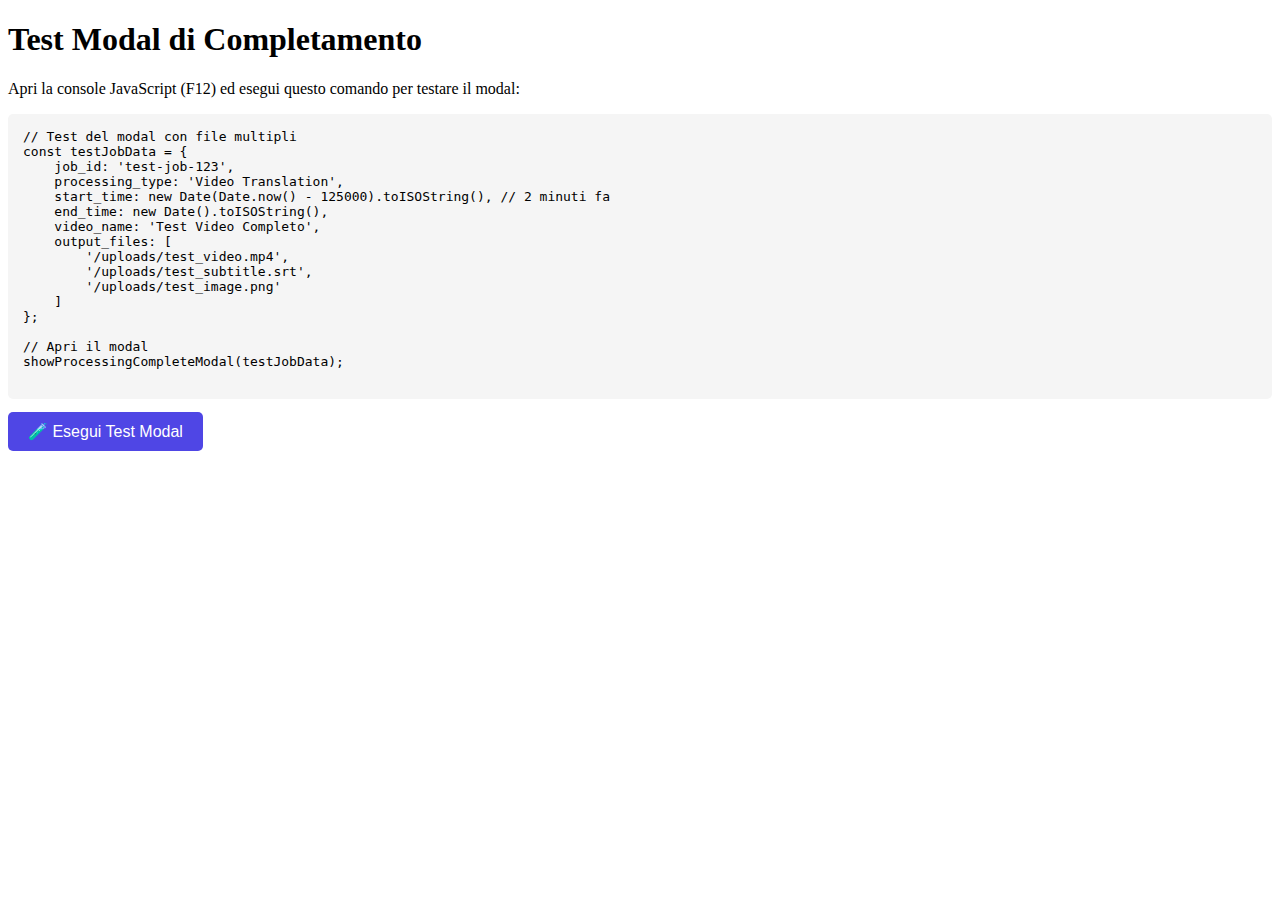
<file: test_modal.html>
<!DOCTYPE html>
<html>
<head>
    <title>Test Modal - AI Video Maker</title>
    <meta charset="UTF-8">
</head>
<body>
    <h1>Test Modal di Completamento</h1>
    <p>Apri la console JavaScript (F12) ed esegui questo comando per testare il modal:</p>
    <pre style="background: #f5f5f5; padding: 15px; border-radius: 5px; overflow-x: auto;">
// Test del modal con file multipli
const testJobData = {
    job_id: 'test-job-123',
    processing_type: 'Video Translation',
    start_time: new Date(Date.now() - 125000).toISOString(), // 2 minuti fa
    end_time: new Date().toISOString(),
    video_name: 'Test Video Completo',
    output_files: [
        '/uploads/test_video.mp4',
        '/uploads/test_subtitle.srt',
        '/uploads/test_image.png'
    ]
};

// Apri il modal
showProcessingCompleteModal(testJobData);
    </pre>
    <button onclick="runTest()" style="padding: 10px 20px; background: #4f46e5; color: white; border: none; border-radius: 5px; cursor: pointer; font-size: 16px;">
        🧪 Esegui Test Modal
    </button>

    <script>
        function runTest() {
            // Apri la pagina principale in una nuova finestra
            window.open('http://localhost:8000/', '_blank');
            alert('Pagina aperta! Copia e incolla il codice JavaScript dalla console per testare il modal.');
        }
    </script>
</body>
</html>
</file>
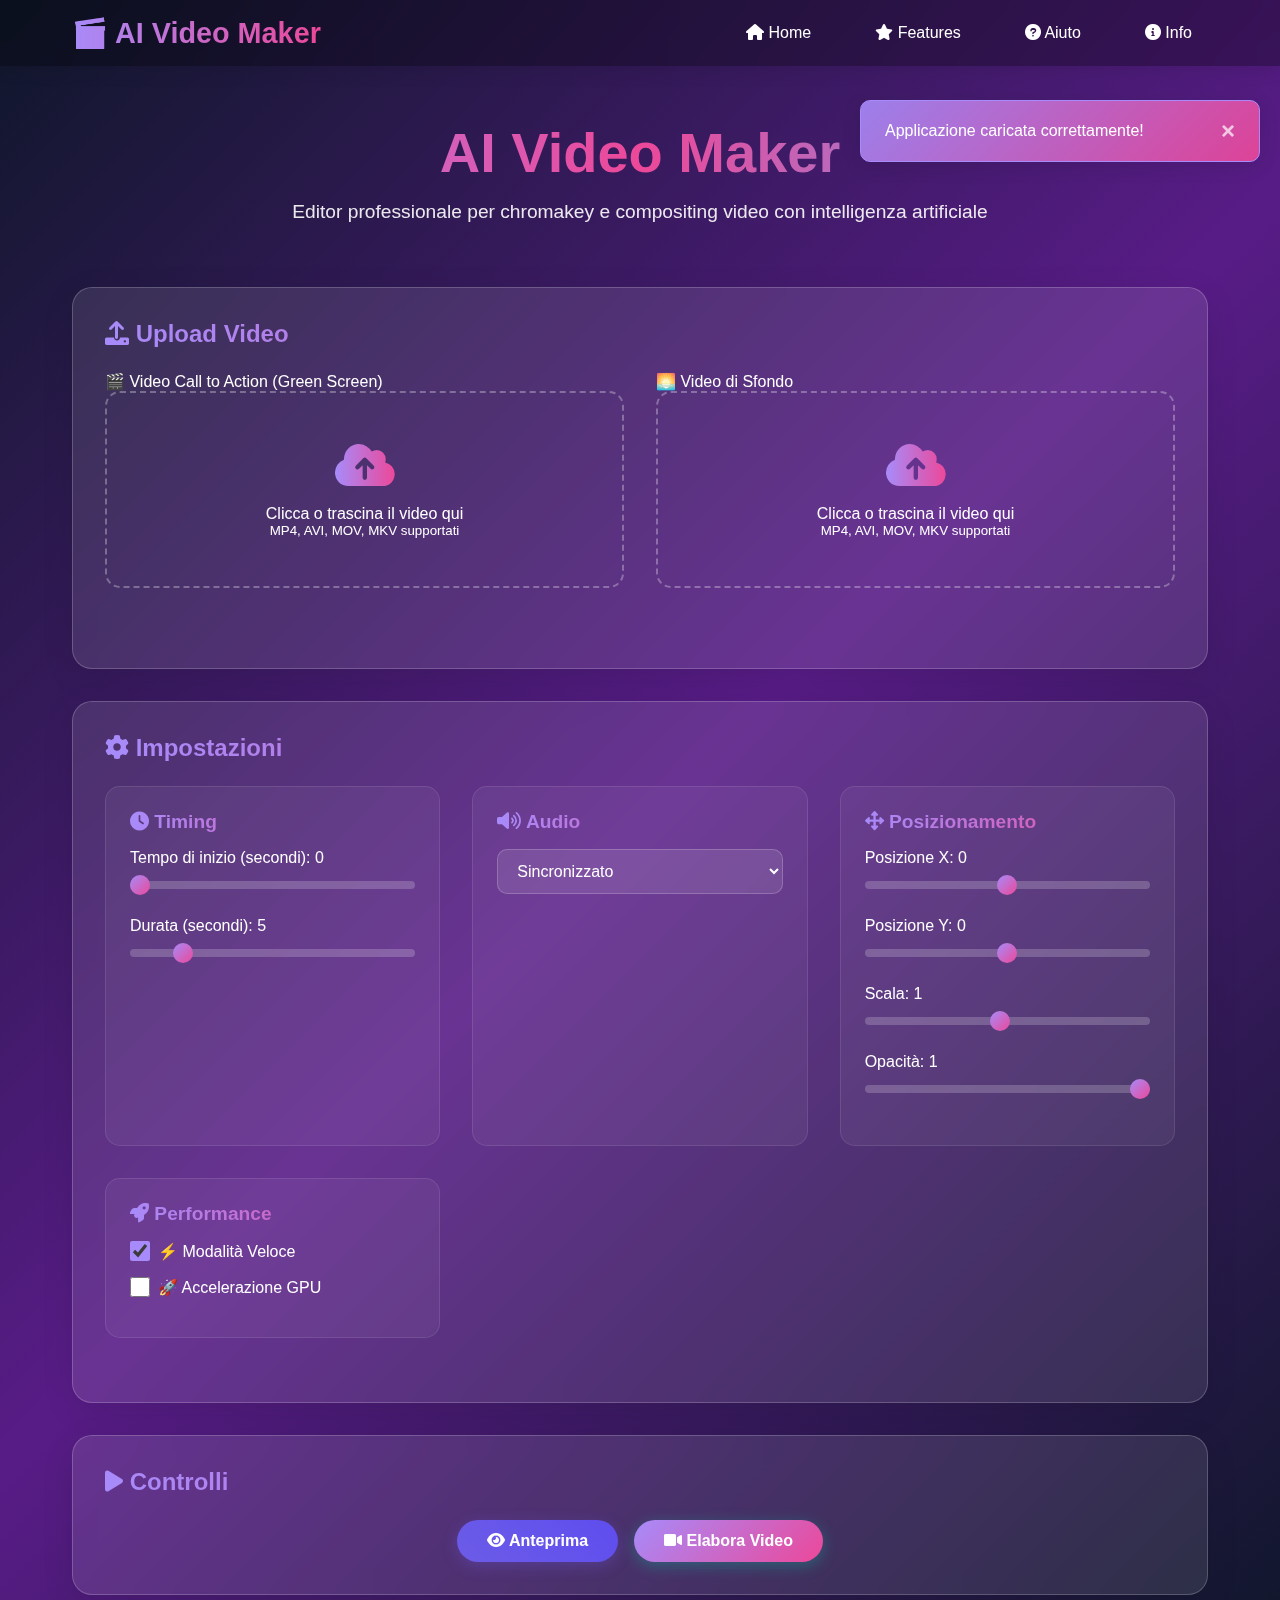
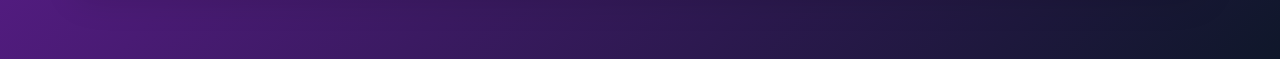
<file: templates/index_clean.html>
<!DOCTYPE html>
<html lang="it">
<head>
    <meta charset="UTF-8">
    <meta name="viewport" content="width=device-width, initial-scale=1.0">
    <title>🎬 AI Video Maker - Chromakey Editor</title>
    
    <!-- External Dependencies -->
    <link href="https://cdnjs.cloudflare.com/ajax/libs/font-awesome/6.0.0/css/all.min.css" rel="stylesheet">
    
    <!-- Custom Styles -->
    <link href="/static/css/styles.css" rel="stylesheet">
    <link href="/static/css/alerts.css" rel="stylesheet">
</head>
<body>
    <!-- Navigation Bar -->
    <nav class="navbar">
        <div class="nav-container">
            <div class="logo">🎬 AI Video Maker</div>
            <ul class="nav-menu">
                <li><a href="#home"><i class="fas fa-home"></i> Home</a></li>
                <li><a href="#features"><i class="fas fa-star"></i> Features</a></li>
                <li><a href="#help"><i class="fas fa-question-circle"></i> Aiuto</a></li>
                <li><a href="#about"><i class="fas fa-info-circle"></i> Info</a></li>
            </ul>
            <div class="hamburger" onclick="toggleSidebar()">
                <span></span>
                <span></span>
                <span></span>
            </div>
        </div>
    </nav>

    <!-- Hamburger Menu Sidebar -->
    <div class="sidebar" id="sidebar">
        <div class="sidebar-menu">
            <a href="#home"><i class="fas fa-home"></i> Home</a>
            <a href="#features"><i class="fas fa-star"></i> Features</a>
            <a href="#new-project" onclick="newProject()"><i class="fas fa-plus"></i> Nuovo Progetto</a>
            <a href="#templates"><i class="fas fa-layer-group"></i> Template</a>
            <a href="#settings"><i class="fas fa-cog"></i> Impostazioni</a>
            <a href="#help"><i class="fas fa-question-circle"></i> Aiuto</a>
            <a href="#about"><i class="fas fa-info-circle"></i> Info</a>
        </div>
    </div>

    <!-- Main Content -->
    <div class="main-container">
        <!-- Hero Section -->
        <div class="hero">
            <h1>AI Video Maker</h1>
            <p>Editor professionale per chromakey e compositing video con intelligenza artificiale</p>
        </div>

        <!-- File Upload Section -->
        <div class="card">
            <h2><i class="fas fa-upload"></i> Upload Video</h2>
            
            <div class="settings-grid">
                <!-- Foreground Video Upload -->
                <div>
                    <label>🎬 Video Call to Action (Green Screen)</label>
                    <div class="upload-area" id="foregroundUpload">
                        <i class="fas fa-cloud-upload-alt"></i>
                        <p>Clicca o trascina il video qui</p>
                        <small>MP4, AVI, MOV, MKV supportati</small>
                    </div>
                    <input type="file" id="foregroundFile" class="file-input" accept="video/*">
                    <div class="file-info" id="foregroundInfo">
                        <i class="fas fa-video"></i> <span id="foregroundName"></span>
                    </div>
                </div>

                <!-- Background Video Upload -->
                <div>
                    <label>🌅 Video di Sfondo</label>
                    <div class="upload-area" id="backgroundUpload">
                        <i class="fas fa-cloud-upload-alt"></i>
                        <p>Clicca o trascina il video qui</p>
                        <small>MP4, AVI, MOV, MKV supportati</small>
                    </div>
                    <input type="file" id="backgroundFile" class="file-input" accept="video/*">
                    <div class="file-info" id="backgroundInfo">
                        <i class="fas fa-video"></i> <span id="backgroundName"></span>
                    </div>
                </div>
            </div>
        </div>

        <!-- Settings Section -->
        <div class="card">
            <h2><i class="fas fa-cog"></i> Impostazioni</h2>
            
            <div class="settings-grid">
                <!-- Timing Settings -->
                <div class="setting-group">
                    <h3><i class="fas fa-clock"></i> Timing</h3>
                    <div class="form-group">
                        <label>Tempo di inizio (secondi): <span id="startTimeValue">0</span></label>
                        <input type="range" class="range-slider" id="startTime" min="0" max="60" step="0.1" value="0" oninput="updateValue('startTime', this.value)">
                    </div>
                    <div class="form-group">
                        <label>Durata (secondi): <span id="durationValue">5</span></label>
                        <input type="range" class="range-slider" id="duration" min="0.1" max="30" step="0.1" value="5" oninput="updateValue('duration', this.value)">
                    </div>
                </div>

                <!-- Audio Settings -->
                <div class="setting-group">
                    <h3><i class="fas fa-volume-up"></i> Audio</h3>
                    <div class="form-group">
                        <select class="form-control" id="audioMode">
                            <option value="background">Background</option>
                            <option value="foreground">Foreground</option>
                            <option value="both">Entrambi</option>
                            <option value="timed">Temporizzato</option>
                            <option value="synced" selected>Sincronizzato</option>
                            <option value="none">Nessuno</option>
                        </select>
                    </div>
                </div>

                <!-- Position Settings -->
                <div class="setting-group">
                    <h3><i class="fas fa-arrows-alt"></i> Posizionamento</h3>
                    <div class="form-group">
                        <label>Posizione X: <span id="xPosValue">0</span></label>
                        <input type="range" class="range-slider" id="xPos" min="-500" max="500" value="0" oninput="updateValue('xPos', this.value)">
                    </div>
                    <div class="form-group">
                        <label>Posizione Y: <span id="yPosValue">0</span></label>
                        <input type="range" class="range-slider" id="yPos" min="-500" max="500" value="0" oninput="updateValue('yPos', this.value)">
                    </div>
                    <div class="form-group">
                        <label>Scala: <span id="scaleValue">1.0</span></label>
                        <input type="range" class="range-slider" id="scale" min="0.1" max="2.0" step="0.1" value="1.0" oninput="updateValue('scale', this.value)">
                    </div>
                    <div class="form-group">
                        <label>Opacità: <span id="opacityValue">1.0</span></label>
                        <input type="range" class="range-slider" id="opacity" min="0.0" max="1.0" step="0.1" value="1.0" oninput="updateValue('opacity', this.value)">
                    </div>
                </div>

                <!-- Performance Settings -->
                <div class="setting-group">
                    <h3><i class="fas fa-rocket"></i> Performance</h3>
                    <div class="checkbox-group">
                        <input type="checkbox" id="fastMode" checked>
                        <label for="fastMode">⚡ Modalità Veloce</label>
                    </div>
                    <div class="checkbox-group">
                        <input type="checkbox" id="gpuMode">
                        <label for="gpuMode">🚀 Accelerazione GPU</label>
                    </div>
                </div>
            </div>
        </div>

        <!-- Control Panel -->
        <div class="card">
            <h2><i class="fas fa-play"></i> Controlli</h2>
            <div class="control-panel">
                <button class="btn btn-secondary" onclick="previewVideo()">
                    <i class="fas fa-eye"></i> Anteprima
                </button>
                <button class="btn" onclick="processVideo()" id="processBtn">
                    <i class="fas fa-video"></i> Elabora Video
                </button>
                <button class="btn btn-danger" onclick="stopProcessing()" id="stopBtn" style="display: none;">
                    <i class="fas fa-stop"></i> Stop
                </button>
            </div>
        </div>

        <!-- Progress Section -->
        <div class="progress-container" id="progressContainer">
            <h2><i class="fas fa-cogs"></i> Elaborazione in corso...</h2>
            <div class="progress-bar">
                <div class="progress-fill" id="progressFill"></div>
            </div>
            <div class="status-message" id="statusMessage">Preparazione...</div>
        </div>

        <!-- Result Section -->
        <div class="result-container" id="resultContainer">
            <h2><i class="fas fa-check-circle"></i> Video Completato!</h2>
            <video controls id="resultVideo" style="max-width: 100%; border-radius: 10px;">
                Your browser does not support the video tag.
            </video>
            <br><br>
            <button class="btn" onclick="downloadVideo()">
                <i class="fas fa-download"></i> Scarica Video
            </button>
            <button class="btn btn-secondary" onclick="newProject()">
                <i class="fas fa-plus"></i> Nuovo Progetto
            </button>
        </div>
    </div>

    <!-- Scripts -->
    <script src="/static/js/app.js"></script>
</body>
</html>
</file>
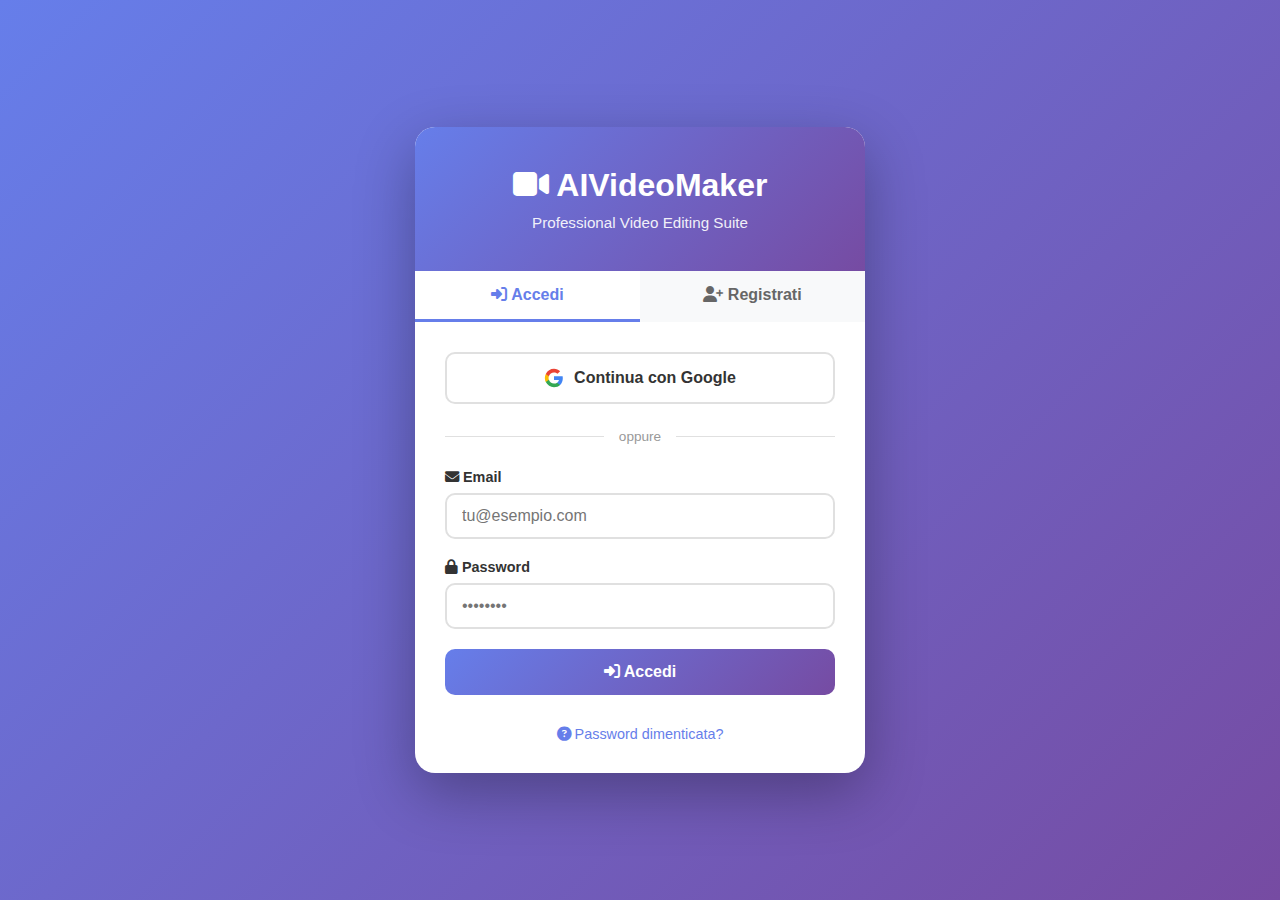
<file: templates/login.html>
<!DOCTYPE html>
<html lang="it">
<head>
    <meta charset="UTF-8">
    <meta name="viewport" content="width=device-width, initial-scale=1.0">
    <title>Login - AIVideoMaker Professional</title>
    <link rel="stylesheet" href="https://cdnjs.cloudflare.com/ajax/libs/font-awesome/6.4.0/css/all.min.css">
    <style>
        * {
            margin: 0;
            padding: 0;
            box-sizing: border-box;
        }

        body {
            font-family: 'Segoe UI', Tahoma, Geneva, Verdana, sans-serif;
            background: linear-gradient(135deg, #667eea 0%, #764ba2 100%);
            min-height: 100vh;
            display: flex;
            align-items: center;
            justify-content: center;
            padding: 20px;
        }

        .login-container {
            background: white;
            border-radius: 20px;
            box-shadow: 0 20px 60px rgba(0,0,0,0.3);
            max-width: 450px;
            width: 100%;
            overflow: hidden;
        }

        .login-header {
            background: linear-gradient(135deg, #667eea 0%, #764ba2 100%);
            color: white;
            padding: 40px 30px;
            text-align: center;
        }

        .login-header h1 {
            font-size: 2rem;
            margin-bottom: 10px;
        }

        .login-header p {
            opacity: 0.9;
            font-size: 0.95rem;
        }

        .tabs {
            display: flex;
            background: #f8f9fa;
        }

        .tab {
            flex: 1;
            padding: 15px;
            text-align: center;
            background: #f8f9fa;
            border: none;
            cursor: pointer;
            font-size: 1rem;
            font-weight: 600;
            color: #666;
            transition: all 0.3s;
            border-bottom: 3px solid transparent;
        }

        .tab.active {
            color: #667eea;
            background: white;
            border-bottom-color: #667eea;
        }

        .tab:hover {
            background: #e9ecef;
        }

        .form-container {
            padding: 30px;
        }

        .tab-content {
            display: none;
        }

        .tab-content.active {
            display: block;
        }

        .form-group {
            margin-bottom: 20px;
        }

        label {
            display: block;
            margin-bottom: 8px;
            font-weight: 600;
            color: #333;
            font-size: 0.9rem;
        }

        input[type="email"],
        input[type="password"],
        input[type="text"] {
            width: 100%;
            padding: 12px 15px;
            border: 2px solid #e0e0e0;
            border-radius: 10px;
            font-size: 1rem;
            transition: all 0.3s;
        }

        input:focus {
            outline: none;
            border-color: #667eea;
            box-shadow: 0 0 0 3px rgba(102,126,234,0.1);
        }

        .btn {
            width: 100%;
            padding: 14px;
            border: none;
            border-radius: 10px;
            font-size: 1rem;
            font-weight: 600;
            cursor: pointer;
            transition: all 0.3s;
            margin-bottom: 15px;
        }

        .btn-primary {
            background: linear-gradient(135deg, #667eea 0%, #764ba2 100%);
            color: white;
        }

        .btn-primary:hover {
            transform: translateY(-2px);
            box-shadow: 0 10px 25px rgba(102,126,234,0.4);
        }

        .btn-google {
            background: white;
            color: #333;
            border: 2px solid #e0e0e0;
            display: flex;
            align-items: center;
            justify-content: center;
            gap: 10px;
        }

        .btn-google:hover {
            background: #f8f9fa;
            border-color: #667eea;
        }

        .google-icon {
            width: 20px;
            height: 20px;
        }

        .divider {
            display: flex;
            align-items: center;
            text-align: center;
            margin: 25px 0;
            color: #999;
        }

        .divider::before,
        .divider::after {
            content: '';
            flex: 1;
            border-bottom: 1px solid #e0e0e0;
        }

        .divider span {
            padding: 0 15px;
            font-size: 0.85rem;
        }

        .error-message {
            background: #fee;
            color: #c33;
            padding: 12px;
            border-radius: 8px;
            margin-bottom: 15px;
            font-size: 0.9rem;
            display: none;
        }

        .success-message {
            background: #efe;
            color: #3c3;
            padding: 12px;
            border-radius: 8px;
            margin-bottom: 15px;
            font-size: 0.9rem;
            display: none;
        }

        .forgot-password {
            text-align: center;
            margin-top: 15px;
        }

        .forgot-password a {
            color: #667eea;
            text-decoration: none;
            font-size: 0.9rem;
        }

        .forgot-password a:hover {
            text-decoration: underline;
        }

        @media (max-width: 600px) {
            .login-header h1 {
                font-size: 1.5rem;
            }

            .form-container {
                padding: 20px;
            }
        }
    </style>
</head>
<body>
    <div class="login-container">
        <div class="login-header">
            <h1><i class="fas fa-video"></i> AIVideoMaker</h1>
            <p>Professional Video Editing Suite</p>
        </div>

        <div class="tabs">
            <button class="tab active" onclick="showTab('login')">
                <i class="fas fa-sign-in-alt"></i> Accedi
            </button>
            <button class="tab" onclick="showTab('register')">
                <i class="fas fa-user-plus"></i> Registrati
            </button>
        </div>

        <div class="form-container">
            <!-- LOGIN TAB -->
            <div id="login-tab" class="tab-content active">
                <div id="login-error" class="error-message"></div>
                <div id="login-success" class="success-message"></div>

                <!-- Google Login -->
                <button class="btn btn-google" onclick="loginWithGoogle()">
                    <svg class="google-icon" viewBox="0 0 24 24">
                        <path fill="#4285F4" d="M22.56 12.25c0-.78-.07-1.53-.2-2.25H12v4.26h5.92c-.26 1.37-1.04 2.53-2.21 3.31v2.77h3.57c2.08-1.92 3.28-4.74 3.28-8.09z"/>
                        <path fill="#34A853" d="M12 23c2.97 0 5.46-.98 7.28-2.66l-3.57-2.77c-.98.66-2.23 1.06-3.71 1.06-2.86 0-5.29-1.93-6.16-4.53H2.18v2.84C3.99 20.53 7.7 23 12 23z"/>
                        <path fill="#FBBC05" d="M5.84 14.09c-.22-.66-.35-1.36-.35-2.09s.13-1.43.35-2.09V7.07H2.18C1.43 8.55 1 10.22 1 12s.43 3.45 1.18 4.93l2.85-2.22.81-.62z"/>
                        <path fill="#EA4335" d="M12 5.38c1.62 0 3.06.56 4.21 1.64l3.15-3.15C17.45 2.09 14.97 1 12 1 7.7 1 3.99 3.47 2.18 7.07l3.66 2.84c.87-2.6 3.3-4.53 6.16-4.53z"/>
                    </svg>
                    Continua con Google
                </button>

                <div class="divider">
                    <span>oppure</span>
                </div>

                <!-- Email Login Form -->
                <form id="login-form" onsubmit="handleLogin(event)">
                    <div class="form-group">
                        <label for="login-email">
                            <i class="fas fa-envelope"></i> Email
                        </label>
                        <input type="email" id="login-email" required placeholder="tu@esempio.com">
                    </div>

                    <div class="form-group">
                        <label for="login-password">
                            <i class="fas fa-lock"></i> Password
                        </label>
                        <input type="password" id="login-password" required placeholder="••••••••">
                    </div>

                    <button type="submit" class="btn btn-primary">
                        <i class="fas fa-sign-in-alt"></i> Accedi
                    </button>
                </form>

                <div class="forgot-password">
                    <a href="#"><i class="fas fa-question-circle"></i> Password dimenticata?</a>
                </div>
            </div>

            <!-- REGISTER TAB -->
            <div id="register-tab" class="tab-content">
                <div id="register-error" class="error-message"></div>
                <div id="register-success" class="success-message"></div>

                <!-- Google Register -->
                <button class="btn btn-google" onclick="loginWithGoogle()">
                    <svg class="google-icon" viewBox="0 0 24 24">
                        <path fill="#4285F4" d="M22.56 12.25c0-.78-.07-1.53-.2-2.25H12v4.26h5.92c-.26 1.37-1.04 2.53-2.21 3.31v2.77h3.57c2.08-1.92 3.28-4.74 3.28-8.09z"/>
                        <path fill="#34A853" d="M12 23c2.97 0 5.46-.98 7.28-2.66l-3.57-2.77c-.98.66-2.23 1.06-3.71 1.06-2.86 0-5.29-1.93-6.16-4.53H2.18v2.84C3.99 20.53 7.7 23 12 23z"/>
                        <path fill="#FBBC05" d="M5.84 14.09c-.22-.66-.35-1.36-.35-2.09s.13-1.43.35-2.09V7.07H2.18C1.43 8.55 1 10.22 1 12s.43 3.45 1.18 4.93l2.85-2.22.81-.62z"/>
                        <path fill="#EA4335" d="M12 5.38c1.62 0 3.06.56 4.21 1.64l3.15-3.15C17.45 2.09 14.97 1 12 1 7.7 1 3.99 3.47 2.18 7.07l3.66 2.84c.87-2.6 3.3-4.53 6.16-4.53z"/>
                    </svg>
                    Registrati con Google
                </button>

                <div class="divider">
                    <span>oppure</span>
                </div>

                <!-- Email Register Form -->
                <form id="register-form" onsubmit="handleRegister(event)">
                    <div class="form-group">
                        <label for="register-username">
                            <i class="fas fa-user"></i> Username
                        </label>
                        <input type="text" id="register-username" required placeholder="username_univoco">
                    </div>

                    <div class="form-group">
                        <label for="register-email">
                            <i class="fas fa-envelope"></i> Email
                        </label>
                        <input type="email" id="register-email" required placeholder="tu@esempio.com">
                    </div>

                    <div class="form-group">
                        <label for="register-password">
                            <i class="fas fa-lock"></i> Password
                        </label>
                        <input type="password" id="register-password" required placeholder="••••••••" minlength="8">
                    </div>

                    <div class="form-group">
                        <label for="register-fullname">
                            <i class="fas fa-id-card"></i> Nome Completo (opzionale)
                        </label>
                        <input type="text" id="register-fullname" placeholder="Mario Rossi">
                    </div>

                    <button type="submit" class="btn btn-primary">
                        <i class="fas fa-user-plus"></i> Crea Account
                    </button>
                </form>
            </div>
        </div>
    </div>

    <script>
        // Tab Switching
        function showTab(tabName) {
            // Hide all tabs
            document.querySelectorAll('.tab-content').forEach(tab => {
                tab.classList.remove('active');
            });

            document.querySelectorAll('.tab').forEach(btn => {
                btn.classList.remove('active');
            });

            // Show selected tab
            document.getElementById(`${tabName}-tab`).classList.add('active');
            event.target.closest('.tab').classList.add('active');

            // Clear messages
            clearMessages();
        }

        // Google OAuth Login
        function loginWithGoogle() {
            // Redirect to Google OAuth endpoint
            window.location.href = '/api/v1/auth/google/login';
        }

        // Email/Password Login
        async function handleLogin(event) {
            event.preventDefault();

            const email = document.getElementById('login-email').value;
            const password = document.getElementById('login-password').value;

            try {
                const response = await fetch('/api/v1/auth/login', {
                    method: 'POST',
                    headers: {
                        'Content-Type': 'application/json'
                    },
                    body: JSON.stringify({ email, password })
                });

                const data = await response.json();

                if (response.ok) {
                    // Save token
                    localStorage.setItem('auth_token', data.access_token);

                    // Show success
                    showMessage('login-success', '✅ Login completato! Reindirizzamento...');

                    // Redirect to homepage
                    setTimeout(() => {
                        window.location.href = '/';
                    }, 1000);
                } else {
                    showMessage('login-error', `❌ ${data.detail || 'Errore login'}`);
                }
            } catch (error) {
                console.error('Login error:', error);
                showMessage('login-error', '❌ Errore connessione al server');
            }
        }

        // Email/Password Registration
        async function handleRegister(event) {
            event.preventDefault();

            const username = document.getElementById('register-username').value;
            const email = document.getElementById('register-email').value;
            const password = document.getElementById('register-password').value;
            const fullName = document.getElementById('register-fullname').value || null;

            try {
                const response = await fetch('/api/v1/auth/register', {
                    method: 'POST',
                    headers: {
                        'Content-Type': 'application/json'
                    },
                    body: JSON.stringify({
                        username,
                        email,
                        password,
                        full_name: fullName
                    })
                });

                const data = await response.json();

                if (response.ok) {
                    // Show success
                    showMessage('register-success', '✅ Account creato! Passa a "Accedi" per fare login.');

                    // Clear form
                    document.getElementById('register-form').reset();

                    // Auto-switch to login tab after 2s
                    setTimeout(() => {
                        showTab('login');
                    }, 2000);
                } else {
                    showMessage('register-error', `❌ ${data.detail || 'Errore registrazione'}`);
                }
            } catch (error) {
                console.error('Register error:', error);
                showMessage('register-error', '❌ Errore connessione al server');
            }
        }

        // Show message helper
        function showMessage(elementId, message) {
            clearMessages();
            const el = document.getElementById(elementId);
            el.textContent = message;
            el.style.display = 'block';
        }

        // Clear all messages
        function clearMessages() {
            document.querySelectorAll('.error-message, .success-message').forEach(el => {
                el.style.display = 'none';
                el.textContent = '';
            });
        }

        // Check if already logged in
        window.addEventListener('DOMContentLoaded', function() {
            const token = localStorage.getItem('auth_token');
            if (token) {
                // Already logged in, redirect to homepage
                window.location.href = '/';
            }
        });
    </script>
</body>
</html>
</file>
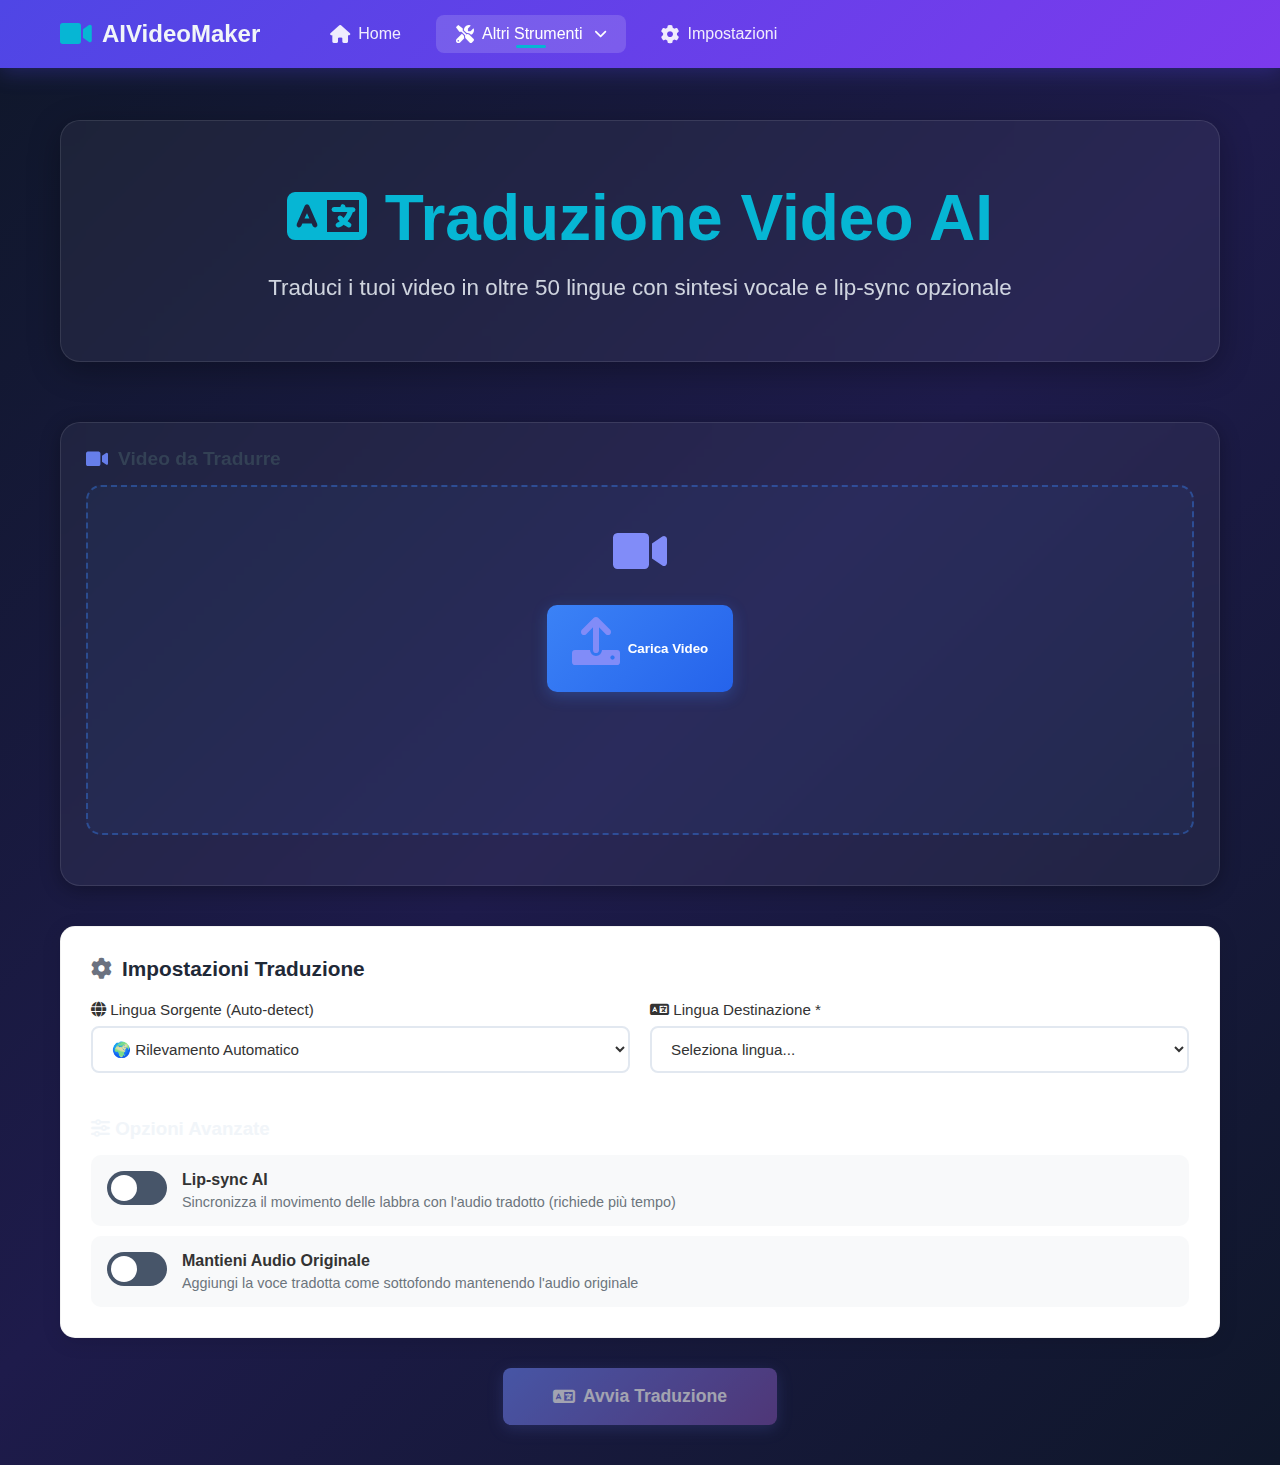
<file: templates/translation.html>
<!DOCTYPE html>
<html lang="it">
<head>
    <meta charset="UTF-8">
    <meta name="viewport" content="width=device-width, initial-scale=1.0">
    <title>🌍 Traduzione Video - AIVideoMaker</title>

    <link href="https://cdnjs.cloudflare.com/ajax/libs/font-awesome/6.0.0/css/all.min.css" rel="stylesheet">
    <link href="/static/css/modern-styles.css" rel="stylesheet">
    <link href="/static/css/alerts.css" rel="stylesheet">
</head>
<body>
    <!-- Header -->
    <header class="main-header">
        <div class="container">
            <a href="/" class="logo" style="text-decoration: none; color: inherit; cursor: pointer;">
                <i class="fas fa-video"></i>
                <span>AIVideoMaker</span>
            </a>

            <!-- Navigation Menu -->
            <nav class="header-nav">
                <a href="/" class="nav-link">
                    <i class="fas fa-home"></i>
                    <span>Home</span>
                </a>

                <!-- Dropdown Altri Strumenti -->
                <div class="nav-dropdown">
                    <a href="#" class="nav-link active" onclick="return false;">
                        <i class="fas fa-tools"></i>
                        <span>Altri Strumenti</span>
                        <i class="fas fa-chevron-down" style="font-size: 0.8em; margin-left: 5px;"></i>
                    </a>
                    <div class="dropdown-menu">
                        <a href="/translation" class="dropdown-item">
                            <i class="fas fa-language"></i>
                            <span>Traduzione Video</span>
                        </a>
                    </div>
                </div>

                <a href="/" class="nav-link">
                    <i class="fas fa-cog"></i>
                    <span>Impostazioni</span>
                </a>
            </nav>

            <div class="hamburger" onclick="toggleSidebar()">
                <span></span>
                <span></span>
                <span></span>
            </div>
        </div>
    </header>

    <!-- Main Content -->
    <main class="main-content">
        <div class="container">
            <!-- Hero Section -->
            <div class="hero-section">
                <h1><i class="fas fa-language"></i> Traduzione Video AI</h1>
                <p>Traduci i tuoi video in oltre 50 lingue con sintesi vocale e lip-sync opzionale</p>
            </div>

            <!-- Upload Section -->
            <div class="upload-section" style="margin-bottom: 30px;">
                <div class="main-upload-card">
                    <h3><i class="fas fa-video"></i> Video da Tradurre</h3>
                    <div class="upload-area-advanced" id="translationVideoUpload">
                        <div class="upload-content">
                            <i class="fas fa-video upload-icon"></i>
                            <button class="upload-btn" onclick="document.getElementById('translationVideoFile').click()">
                                <i class="fas fa-upload"></i> Carica Video
                            </button>
                        </div>
                        <div class="upload-preview" id="translationVideoPreview" style="display: none;">
                            <video controls class="preview-video-overlay"></video>
                            <button class="preview-remove-btn" onclick="removeTranslationVideo(event)">
                                <i class="fas fa-trash-alt"></i>
                            </button>
                        </div>
                    </div>
                    <input type="file" id="translationVideoFile" accept="video/*" style="display: none;">
                    <div class="file-info" id="translationVideoInfo" style="display: none;">
                        <i class="fas fa-check-circle"></i>
                        <span id="translationVideoName"></span>
                    </div>
                </div>
            </div>

            <!-- Translation Settings -->
            <div class="settings-section" style="background: white; padding: 30px; border-radius: 15px; box-shadow: 0 4px 20px rgba(0,0,0,0.1); margin-bottom: 30px;">
                <h2><i class="fas fa-cog"></i> Impostazioni Traduzione</h2>

                <div class="settings-grid" style="display: grid; grid-template-columns: repeat(auto-fit, minmax(300px, 1fr)); gap: 20px; margin-top: 20px;">
                    <!-- Lingua Sorgente -->
                    <div class="control-group">
                        <label style="color: #333;"><i class="fas fa-globe"></i> Lingua Sorgente (Auto-detect)</label>
                        <select id="sourceLang" class="form-control" style="color: #333;">
                            <option value="auto">🌍 Rilevamento Automatico</option>
                            <option value="it">🇮🇹 Italiano</option>
                            <option value="en">🇬🇧 Inglese</option>
                            <option value="es">🇪🇸 Spagnolo</option>
                            <option value="fr">🇫🇷 Francese</option>
                            <option value="de">🇩🇪 Tedesco</option>
                            <option value="pt">🇵🇹 Portoghese</option>
                        </select>
                    </div>

                    <!-- Lingua Destinazione -->
                    <div class="control-group">
                        <label style="color: #333;"><i class="fas fa-language"></i> Lingua Destinazione *</label>
                        <select id="targetLang" class="form-control" required style="color: #333;">
                            <option value="">Seleziona lingua...</option>
                            <option value="it">🇮🇹 Italiano</option>
                            <option value="en">🇬🇧 Inglese</option>
                            <option value="es">🇪🇸 Spagnolo</option>
                            <option value="fr">🇫🇷 Francese</option>
                            <option value="de">🇩🇪 Tedesco</option>
                            <option value="pt">🇵🇹 Portoghese</option>
                            <option value="ru">🇷🇺 Russo</option>
                            <option value="ja">🇯🇵 Giapponese</option>
                            <option value="zh-CN">🇨🇳 Cinese (Semplificato)</option>
                            <option value="ar">🇸🇦 Arabo</option>
                            <option value="hi">🇮🇳 Hindi</option>
                            <option value="nl">🇳🇱 Olandese</option>
                            <option value="ko">🇰🇷 Coreano</option>
                            <option value="tr">🇹🇷 Turco</option>
                            <option value="pl">🇵🇱 Polacco</option>
                        </select>
                    </div>
                </div>

                <!-- Opzioni Avanzate -->
                <div style="margin-top: 25px;">
                    <h3 style="margin-bottom: 15px;"><i class="fas fa-sliders-h"></i> Opzioni Avanzate</h3>

                    <div class="toggle-item" style="background: #f8f9fa; padding: 15px; border-radius: 10px; margin-bottom: 10px; display: flex; align-items: flex-start; gap: 15px;">
                        <label class="toggle">
                            <input type="checkbox" id="enableLipsync">
                            <span class="slider"></span>
                        </label>
                        <div>
                            <strong style="color: #333; font-size: 1rem;">Lip-sync AI</strong>
                            <p style="margin: 5px 0 0 0; color: #6c757d; font-size: 0.9rem;">
                                Sincronizza il movimento delle labbra con l'audio tradotto (richiede più tempo)
                            </p>
                        </div>
                    </div>

                    <div class="toggle-item" style="background: #f8f9fa; padding: 15px; border-radius: 10px; display: flex; align-items: flex-start; gap: 15px;">
                        <label class="toggle">
                            <input type="checkbox" id="keepOriginalAudio">
                            <span class="slider"></span>
                        </label>
                        <div>
                            <strong style="color: #333; font-size: 1rem;">Mantieni Audio Originale</strong>
                            <p style="margin: 5px 0 0 0; color: #6c757d; font-size: 0.9rem;">
                                Aggiungi la voce tradotta come sottofondo mantenendo l'audio originale
                            </p>
                        </div>
                    </div>
                </div>
            </div>

            <!-- Progress -->
            <div id="translationProgress" style="display: none; margin-bottom: 30px;">
                <div style="background: white; padding: 25px; border-radius: 15px; box-shadow: 0 4px 15px rgba(0,0,0,0.1);">
                    <div style="display: flex; align-items: center; gap: 10px; margin-bottom: 15px;">
                        <div class="loading" style="display: inline-block; width: 20px; height: 20px; border: 3px solid rgba(102, 126, 234, 0.3); border-radius: 50%; border-top-color: #667eea; animation: spin 1s ease-in-out infinite;"></div>
                        <span id="translationStatus" style="color: #667eea; font-weight: 600;">Traduzione in corso...</span>
                    </div>
                    <div style="width: 100%; height: 8px; background: #e0e0e0; border-radius: 5px; overflow: hidden;">
                        <div id="translationProgressBar" style="width: 0%; height: 100%; background: linear-gradient(90deg, #667eea, #764ba2); transition: width 0.3s;"></div>
                    </div>
                    <p id="translationProgressText" style="margin-top: 10px; color: #6c757d; font-size: 0.9rem;"></p>
                </div>
            </div>

            <!-- Results -->
            <div id="translationResults" style="display: none; margin-bottom: 30px;">
                <div style="background: white; padding: 25px; border-radius: 15px; box-shadow: 0 4px 15px rgba(0,0,0,0.1);">
                    <h3 style="color: #667eea; margin-bottom: 20px;">
                        <i class="fas fa-check-circle"></i> Traduzione Completata!
                    </h3>
                    <div style="display: flex; gap: 15px; margin-top: 20px;">
                        <button class="btn-success" onclick="downloadTranslatedVideo()">
                            <i class="fas fa-download"></i> Scarica Video Tradotto
                        </button>
                        <button class="btn-secondary" onclick="resetTranslation()">
                            <i class="fas fa-redo"></i> Nuova Traduzione
                        </button>
                    </div>
                </div>
            </div>

            <!-- Action Button -->
            <div style="text-align: center;">
                <button class="btn-primary" id="btnStartTranslation" onclick="startTranslation()" disabled style="padding: 18px 50px; font-size: 1.1rem;">
                    <i class="fas fa-language"></i> Avvia Traduzione
                </button>
            </div>
        </div>
    </main>

    <script>
        let translationVideoId = null;
        let translationJobId = null;
        let pollingInterval = null;

        // File upload handler
        document.getElementById('translationVideoFile').addEventListener('change', async function(e) {
            const file = e.target.files[0];
            if (!file) return;

            const formData = new FormData();
            formData.append('file', file);

            try {
                const response = await fetch('/api/upload', {
                    method: 'POST',
                    body: formData
                });

                if (!response.ok) throw new Error('Upload fallito');

                const data = await response.json();
                translationVideoId = data.file_id;

                // Show preview
                document.getElementById('translationVideoInfo').style.display = 'flex';
                document.getElementById('translationVideoName').textContent = file.name;

                const preview = document.getElementById('translationVideoPreview');
                const video = preview.querySelector('video');
                video.src = URL.createObjectURL(file);
                preview.style.display = 'flex';

                document.getElementById('translationVideoUpload').querySelector('.upload-content').style.display = 'none';

                // Enable button
                document.getElementById('btnStartTranslation').disabled = false;

                showAlert('Video caricato con successo!', 'success');
            } catch (error) {
                console.error('Errore upload:', error);
                showAlert('Errore durante l\'upload del video', 'error');
            }
        });

        function removeTranslationVideo(e) {
            e.stopPropagation();
            translationVideoId = null;
            document.getElementById('translationVideoFile').value = '';
            document.getElementById('translationVideoInfo').style.display = 'none';
            document.getElementById('translationVideoPreview').style.display = 'none';
            document.getElementById('translationVideoUpload').querySelector('.upload-content').style.display = 'flex';
            document.getElementById('btnStartTranslation').disabled = true;
        }

        async function startTranslation() {
            if (!translationVideoId) {
                showAlert('Carica prima un video', 'warning');
                return;
            }

            const targetLang = document.getElementById('targetLang').value;
            if (!targetLang) {
                showAlert('Seleziona la lingua di destinazione', 'warning');
                return;
            }

            const formData = new FormData();
            formData.append('video_file_id', translationVideoId);
            formData.append('target_language', targetLang);
            formData.append('source_language', document.getElementById('sourceLang').value);
            formData.append('enable_lipsync', document.getElementById('enableLipsync').checked);
            formData.append('keep_original_audio', document.getElementById('keepOriginalAudio').checked);

            try {
                document.getElementById('translationProgress').style.display = 'block';
                document.getElementById('translationStatus').textContent = 'Avvio traduzione...';
                document.getElementById('btnStartTranslation').disabled = true;

                const response = await fetch('/api/translation/translate-video', {
                    method: 'POST',
                    body: formData
                });

                if (!response.ok) {
                    const error = await response.json();
                    throw new Error(error.detail || 'Errore durante l\'avvio della traduzione');
                }

                const result = await response.json();
                translationJobId = result.job_id;

                // Start polling
                startPolling();

            } catch (error) {
                console.error('Errore:', error);
                showAlert(error.message, 'error');
                document.getElementById('translationProgress').style.display = 'none';
                document.getElementById('btnStartTranslation').disabled = false;
            }
        }

        function startPolling() {
            pollingInterval = setInterval(async () => {
                try {
                    const response = await fetch(`/api/job/${translationJobId}`);
                    const job = await response.json();

                    document.getElementById('translationProgressBar').style.width = job.progress + '%';
                    document.getElementById('translationStatus').textContent = job.message || 'Elaborazione...';
                    document.getElementById('translationProgressText').textContent = `Progresso: ${job.progress}%`;

                    if (job.status === 'completed') {
                        clearInterval(pollingInterval);
                        document.getElementById('translationProgress').style.display = 'none';
                        document.getElementById('translationResults').style.display = 'block';
                        showAlert('Traduzione completata!', 'success');
                    } else if (job.status === 'error') {
                        clearInterval(pollingInterval);
                        throw new Error(job.error || 'Errore durante la traduzione');
                    }
                } catch (error) {
                    clearInterval(pollingInterval);
                    console.error('Errore polling:', error);
                    showAlert(error.message, 'error');
                    document.getElementById('translationProgress').style.display = 'none';
                    document.getElementById('btnStartTranslation').disabled = false;
                }
            }, 2000);
        }

        function downloadTranslatedVideo() {
            if (translationJobId) {
                window.location.href = `/api/download/${translationJobId}`;
            }
        }

        function resetTranslation() {
            translationJobId = null;
            document.getElementById('translationResults').style.display = 'none';
            document.getElementById('translationProgress').style.display = 'none';
            document.getElementById('btnStartTranslation').disabled = false;
            document.getElementById('translationProgressBar').style.width = '0%';
        }

        function showAlert(message, type) {
            // Simple alert implementation
            const alertDiv = document.createElement('div');
            alertDiv.className = `alert alert-${type}`;
            alertDiv.textContent = message;
            alertDiv.style.cssText = 'position: fixed; top: 20px; right: 20px; padding: 15px 25px; border-radius: 8px; box-shadow: 0 4px 12px rgba(0,0,0,0.2); z-index: 9999; animation: slideIn 0.3s ease;';

            if (type === 'success') alertDiv.style.background = '#10b981';
            else if (type === 'error') alertDiv.style.background = '#ef4444';
            else if (type === 'warning') alertDiv.style.background = '#f59e0b';

            alertDiv.style.color = 'white';

            document.body.appendChild(alertDiv);

            setTimeout(() => {
                alertDiv.remove();
            }, 3000);
        }
    </script>
</body>
</html>
</file>
<file: static/css/styles.css>
* {
    margin: 0;
    padding: 0;
    box-sizing: border-box;
}

body {
    font-family: 'Segoe UI', Tahoma, Geneva, Verdana, sans-serif;
    background: linear-gradient(135deg, #0f172a 0%, #581c87 50%, #0f172a 100%);
    min-height: 100vh;
    color: white;
}

/* Navbar Styles */
.navbar {
    background: rgba(0, 0, 0, 0.3);
    backdrop-filter: blur(10px);
    padding: 1rem 0;
    position: fixed;
    width: 100%;
    top: 0;
    z-index: 1000;
    box-shadow: 0 2px 20px rgba(0, 0, 0, 0.1);
}

.nav-container {
    max-width: 1200px;
    margin: 0 auto;
    display: flex;
    justify-content: space-between;
    align-items: center;
    padding: 0 2rem;
}

.logo {
    font-size: 1.8rem;
    font-weight: bold;
    background: linear-gradient(90deg, #a78bfa, #ec4899);
    -webkit-background-clip: text;
    -webkit-text-fill-color: transparent;
    background-clip: text;
}

.hamburger {
    display: none;
    flex-direction: column;
    cursor: pointer;
    padding: 10px;
    z-index: 1001;
}

.hamburger span {
    width: 25px;
    height: 3px;
    background: white;
    margin: 3px 0;
    transition: 0.3s;
    border-radius: 2px;
}

.hamburger.active span:nth-child(1) {
    transform: rotate(-45deg) translate(-5px, 6px);
}

.hamburger.active span:nth-child(2) {
    opacity: 0;
}

.hamburger.active span:nth-child(3) {
    transform: rotate(45deg) translate(-5px, -6px);
}

.nav-menu {
    display: flex;
    list-style: none;
    gap: 2rem;
}

.nav-menu a {
    color: white;
    text-decoration: none;
    transition: color 0.3s;
    padding: 0.5rem 1rem;
    border-radius: 5px;
}

.nav-menu a:hover {
    background: linear-gradient(90deg, #a78bfa, #ec4899);
    -webkit-background-clip: text;
    -webkit-text-fill-color: transparent;
    background-clip: text;
    background: rgba(255, 255, 255, 0.1);
}

/* Sidebar Styles */
.sidebar {
    position: fixed;
    top: 0;
    right: -300px;
    width: 300px;
    height: 100vh;
    background: rgba(0, 0, 0, 0.95);
    backdrop-filter: blur(10px);
    transition: right 0.3s ease;
    z-index: 999;
    padding-top: 80px;
}

.sidebar.active {
    right: 0;
}

.sidebar-menu {
    padding: 2rem;
}

.sidebar-menu a {
    display: block;
    color: white;
    text-decoration: none;
    padding: 1rem 0;
    border-bottom: 1px solid rgba(255, 255, 255, 0.1);
    transition: color 0.3s;
}

.sidebar-menu a:hover {
    background: linear-gradient(90deg, #a78bfa, #ec4899);
    -webkit-background-clip: text;
    -webkit-text-fill-color: transparent;
    background-clip: text;
}

/* Main Content Styles */
.main-container {
    max-width: 1200px;
    margin: 0 auto;
    padding: 120px 2rem 2rem;
}

.hero {
    text-align: center;
    margin-bottom: 4rem;
}

.hero h1 {
    font-size: 3.5rem;
    margin-bottom: 1rem;
    background: linear-gradient(90deg, #a78bfa, #ec4899, #60a5fa);
    -webkit-background-clip: text;
    -webkit-text-fill-color: transparent;
    background-clip: text;
}

.hero p {
    font-size: 1.2rem;
    opacity: 0.9;
    margin-bottom: 2rem;
}

/* Card Styles */
.card {
    background: rgba(255, 255, 255, 0.1);
    backdrop-filter: blur(10px);
    border-radius: 20px;
    padding: 2rem;
    margin-bottom: 2rem;
    box-shadow: 0 8px 32px rgba(0, 0, 0, 0.1);
    border: 1px solid rgba(255, 255, 255, 0.2);
    transition: transform 0.3s ease, box-shadow 0.3s ease;
}

.card:hover {
    transform: translateY(-5px);
    box-shadow: 0 15px 35px rgba(0, 0, 0, 0.2);
}

.card h2 {
    background: linear-gradient(90deg, #a78bfa, #ec4899);
    -webkit-background-clip: text;
    -webkit-text-fill-color: transparent;
    background-clip: text;
    margin-bottom: 1.5rem;
    font-size: 1.5rem;
}

/* Upload Area Styles */
.upload-area {
    border: 2px dashed rgba(255, 255, 255, 0.3);
    border-radius: 15px;
    padding: 3rem;
    text-align: center;
    transition: all 0.3s ease;
    cursor: pointer;
    margin-bottom: 1rem;
    position: relative;
    min-height: 120px;
    display: flex;
    flex-direction: column;
    align-items: center;
    justify-content: center;
}

.upload-area:hover,
.upload-area.dragover {
    border-color: #a78bfa;
    background: rgba(0, 212, 170, 0.1);
}

.upload-area i {
    font-size: 3rem;
    background: linear-gradient(90deg, #a78bfa, #ec4899);
    -webkit-background-clip: text;
    -webkit-text-fill-color: transparent;
    background-clip: text;
    margin-bottom: 1rem;
}

.file-input {
    display: none;
}

/* Button Styles */
.btn {
    background: linear-gradient(135deg, #a78bfa, #ec4899);
    color: white;
    border: none;
    padding: 12px 30px;
    border-radius: 25px;
    cursor: pointer;
    font-size: 1rem;
    font-weight: bold;
    transition: all 0.3s ease;
    box-shadow: 0 4px 15px rgba(0, 212, 170, 0.3);
}

.btn:hover {
    transform: translateY(-2px);
    box-shadow: 0 8px 25px rgba(0, 212, 170, 0.4);
}

.btn:disabled {
    opacity: 0.6;
    cursor: not-allowed;
    transform: none;
}

.btn-danger {
    background: linear-gradient(45deg, #ff6b6b, #ee5a52);
    box-shadow: 0 4px 15px rgba(255, 107, 107, 0.3);
}

.btn-secondary {
    background: linear-gradient(45deg, #6c5ce7, #5f4dee);
    box-shadow: 0 4px 15px rgba(108, 92, 231, 0.3);
}

/* Settings Styles */
.settings-grid {
    display: grid;
    grid-template-columns: repeat(auto-fit, minmax(300px, 1fr));
    gap: 2rem;
    margin-bottom: 2rem;
}

.setting-group {
    background: rgba(255, 255, 255, 0.05);
    padding: 1.5rem;
    border-radius: 15px;
    border: 1px solid rgba(255, 255, 255, 0.1);
}

.setting-group h3 {
    background: linear-gradient(90deg, #a78bfa, #ec4899);
    -webkit-background-clip: text;
    -webkit-text-fill-color: transparent;
    background-clip: text;
    margin-bottom: 1rem;
    font-size: 1.2rem;
}

/* Form Styles */
.form-group {
    margin-bottom: 1.5rem;
}

.form-group label {
    display: block;
    margin-bottom: 0.5rem;
    font-weight: 500;
}

.form-control {
    width: 100%;
    padding: 12px 15px;
    background: rgba(255, 255, 255, 0.1);
    border: 1px solid rgba(255, 255, 255, 0.2);
    border-radius: 10px;
    color: white;
    font-size: 1rem;
}

.form-control:focus {
    outline: none;
    border-color: #a78bfa;
    box-shadow: 0 0 10px rgba(0, 212, 170, 0.3);
}

/* Range Slider Styles */
.range-slider {
    width: 100%;
    -webkit-appearance: none;
    appearance: none;
    height: 8px;
    background: rgba(255, 255, 255, 0.2);
    border-radius: 5px;
    outline: none;
}

.range-slider::-webkit-slider-thumb {
    -webkit-appearance: none;
    appearance: none;
    width: 20px;
    height: 20px;
    background: linear-gradient(135deg, #a78bfa, #ec4899);
    border-radius: 50%;
    cursor: pointer;
}

.range-slider::-moz-range-thumb {
    width: 20px;
    height: 20px;
    background: linear-gradient(135deg, #a78bfa, #ec4899);
    border-radius: 50%;
    cursor: pointer;
    border: none;
}

/* Checkbox Styles */
.checkbox-group {
    display: flex;
    align-items: center;
    gap: 0.5rem;
    margin-bottom: 1rem;
}

.checkbox-group input[type="checkbox"] {
    width: 20px;
    height: 20px;
    accent-color: #a78bfa;
}

/* Progress Styles */
.progress-container {
    background: rgba(255, 255, 255, 0.1);
    border-radius: 15px;
    padding: 2rem;
    margin: 2rem 0;
    display: none;
}

.progress-container.active {
    display: block;
}

.progress-bar {
    width: 100%;
    height: 10px;
    background: rgba(255, 255, 255, 0.2);
    border-radius: 5px;
    overflow: hidden;
    margin-bottom: 1rem;
}

.progress-fill {
    height: 100%;
    background: linear-gradient(135deg, #a78bfa, #ec4899);
    width: 0%;
    transition: width 0.3s ease;
}

.status-message {
    text-align: center;
    font-size: 1.1rem;
    background: linear-gradient(90deg, #a78bfa, #ec4899);
    -webkit-background-clip: text;
    -webkit-text-fill-color: transparent;
    background-clip: text;
}

/* Result Styles */
.result-container {
    background: rgba(0, 212, 170, 0.1);
    border: 1px solid #00d4aa;
    border-radius: 15px;
    padding: 2rem;
    text-align: center;
    display: none;
}

.result-container.active {
    display: block;
}

.result-container video {
    max-width: 100%;
    border-radius: 10px;
    margin-bottom: 1rem;
}

/* File Info Styles */
.file-info {
    background: rgba(0, 212, 170, 0.1);
    border: 1px solid #00d4aa;
    border-radius: 10px;
    padding: 1rem;
    margin-top: 1rem;
    display: none;
}

.file-info.active {
    display: block;
}

.file-info i {
    background: linear-gradient(90deg, #a78bfa, #ec4899);
    -webkit-background-clip: text;
    -webkit-text-fill-color: transparent;
    background-clip: text;
    margin-right: 0.5rem;
}

/* Loading Animation */
.loading {
    display: inline-block;
    width: 20px;
    height: 20px;
    border: 3px solid rgba(255, 255, 255, 0.3);
    border-radius: 50%;
    border-top-color: #00d4aa;
    animation: spin 1s ease-in-out infinite;
}

@keyframes spin {
    to { transform: rotate(360deg); }
}

/* Control Panel Styles */
.control-panel {
    text-align: center;
    gap: 1rem;
    display: flex;
    flex-wrap: wrap;
    justify-content: center;
}

/* Responsive Design */
@media (max-width: 768px) {
    .hamburger {
        display: flex;
    }

    .nav-menu {
        display: none;
    }

    .hero h1 {
        font-size: 2.5rem;
    }

    .settings-grid {
        grid-template-columns: 1fr;
    }

    .main-container {
        padding: 100px 1rem 2rem;
    }

    .control-panel {
        flex-direction: column;
        align-items: center;
    }

    .btn {
        width: 80%;
        max-width: 300px;
        margin: 0.5rem 0;
    }
}

@media (max-width: 480px) {
    .card {
        padding: 1rem;
    }

    .upload-area {
        padding: 2rem 1rem;
    }

    .upload-area i {
        font-size: 2rem;
    }

    .setting-group {
        padding: 1rem;
    }
}
</file>
<file: static/css/alerts.css>
/* Alert System Styles */
.alert-container {
    position: fixed;
    top: 100px;
    right: 20px;
    z-index: 2000;
    max-width: 400px;
    width: 100%;
}

.alert {
    display: flex;
    align-items: center;
    justify-content: space-between;
    padding: 1rem 1.5rem;
    margin-bottom: 0.5rem;
    border-radius: 10px;
    backdrop-filter: blur(10px);
    border: 1px solid rgba(255, 255, 255, 0.2);
    font-weight: 500;
    animation: slideIn 0.3s ease-out;
    box-shadow: 0 4px 20px rgba(0, 0, 0, 0.1);
    max-width: 100%;
    word-wrap: break-word;
}

.alert-success {
    background: linear-gradient(135deg, rgba(167, 139, 250, 0.9), rgba(236, 72, 153, 0.9));
    color: white;
    border-color: #a78bfa;
}

.alert-error {
    background: rgba(255, 107, 107, 0.9);
    color: white;
    border-color: #ff6b6b;
}

.alert-info {
    background: rgba(108, 92, 231, 0.9);
    color: white;
    border-color: #6c5ce7;
}

.alert-warning {
    background: rgba(255, 193, 7, 0.9);
    color: #333;
    border-color: #ffc107;
}

.alert-close {
    background: none;
    border: none;
    color: inherit;
    font-size: 1.5rem;
    font-weight: bold;
    cursor: pointer;
    padding: 0;
    margin-left: 1rem;
    opacity: 0.7;
    transition: opacity 0.3s ease;
}

.alert-close:hover {
    opacity: 1;
}

@keyframes slideIn {
    from {
        transform: translateX(100%);
        opacity: 0;
    }
    to {
        transform: translateX(0);
        opacity: 1;
    }
}

/* Responsive Alert Styles */
@media (max-width: 768px) {
    .alert-container {
        top: 80px;
        left: 10px;
        right: 10px;
        max-width: none;
    }
    
    .alert {
        padding: 0.8rem 1rem;
        font-size: 0.9rem;
    }
    
    .alert-close {
        font-size: 1.3rem;
        margin-left: 0.5rem;
    }
}

/* Loading States */
.loading-overlay {
    position: fixed;
    top: 0;
    left: 0;
    width: 100%;
    height: 100%;
    background: rgba(0, 0, 0, 0.7);
    display: flex;
    align-items: center;
    justify-content: center;
    z-index: 9999;
    backdrop-filter: blur(5px);
}

.loading-spinner {
    width: 60px;
    height: 60px;
    border: 4px solid rgba(255, 255, 255, 0.3);
    border-top: 4px solid #a78bfa;
    border-radius: 50%;
    animation: spin 1s linear infinite;
}

.loading-text {
    color: white;
    font-size: 1.2rem;
    margin-top: 1rem;
    text-align: center;
}

/* Tooltip Styles */
.tooltip {
    position: relative;
    display: inline-block;
}

.tooltip .tooltip-text {
    visibility: hidden;
    width: 200px;
    background: rgba(0, 0, 0, 0.9);
    color: white;
    text-align: center;
    border-radius: 6px;
    padding: 8px 12px;
    font-size: 0.85rem;
    
    /* Position */
    position: absolute;
    z-index: 1000;
    bottom: 125%;
    left: 50%;
    margin-left: -100px;
    
    /* Animation */
    opacity: 0;
    transition: opacity 0.3s;
}

.tooltip .tooltip-text::after {
    content: "";
    position: absolute;
    top: 100%;
    left: 50%;
    margin-left: -5px;
    border-width: 5px;
    border-style: solid;
    border-color: rgba(0, 0, 0, 0.9) transparent transparent transparent;
}

.tooltip:hover .tooltip-text {
    visibility: visible;
    opacity: 1;
}
</file>
<file: static/css/modern-styles.css>
/* Reset and Base Styles */
* {
    margin: 0;
    padding: 0;
    box-sizing: border-box;
}

/* Custom scrollbar */
*::-webkit-scrollbar {
    width: 8px;
    height: 8px;
}

*::-webkit-scrollbar-track {
    background: rgba(15, 23, 42, 0.5);
    border-radius: 10px;
}

*::-webkit-scrollbar-thumb {
    background: linear-gradient(180deg, #4f46e5, #7c3aed);
    border-radius: 10px;
}

*::-webkit-scrollbar-thumb:hover {
    background: linear-gradient(180deg, #6366f1, #8b5cf6);
}

/* Glass effect utility class */
.glass-effect {
    background: rgba(255, 255, 255, 0.05);
    backdrop-filter: blur(10px);
    -webkit-backdrop-filter: blur(10px);
    border: 1px solid rgba(255, 255, 255, 0.1);
}

/* Glow effect utility class */
.glow-effect {
    box-shadow: 0 0 20px rgba(168, 85, 247, 0.4), 0 0 40px rgba(236, 72, 153, 0.3);
}

/* Processing Confirmation Modal Styles */
.processing-confirm-content {
    max-width: 520px !important;
    border-radius: 16px;
    overflow: hidden;
    box-shadow: 0 20px 60px rgba(0, 0, 0, 0.4);
}

.processing-confirm-header {
    background: linear-gradient(135deg, #3b82f6, #1d4ed8);
    color: white;
    padding: 25px;
    text-align: center;
    display: flex;
    justify-content: space-between;
    align-items: center;
}

.processing-confirm-header h2 {
    margin: 0;
    font-size: 1.5rem;
    font-weight: 600;
}

.processing-confirm-body {
    background: white;
    color: #374151;
    padding: 30px;
    line-height: 1.6;
}

.processing-confirm-body > p {
    font-size: 1.1rem;
    margin-bottom: 20px;
    color: #1f2937;
}

.selected-features {
    background: #f8f9fa;
    border-radius: 12px;
    padding: 20px;
    margin-bottom: 25px;
    border-left: 4px solid #10b981;
}

.feature-item {
    display: flex;
    align-items: center;
    gap: 12px;
    padding: 8px 0;
    color: #374151;
    font-weight: 500;
}

.feature-item:not(:last-child) {
    border-bottom: 1px solid #e5e7eb;
}

.feature-item i {
    color: #10b981;
    font-size: 16px;
    width: 20px;
}

.processing-info {
    background: #f0f9ff;
    border-radius: 12px;
    padding: 20px;
    border-left: 4px solid #3b82f6;
}

.info-row {
    display: flex;
    align-items: center;
    gap: 12px;
    padding: 8px 0;
    color: #1e40af;
}

.info-row i {
    color: #3b82f6;
    font-size: 16px;
    width: 20px;
}

.processing-confirm-footer {
    background: #f8f9fa;
    padding: 20px 30px;
    display: flex;
    gap: 15px;
    justify-content: flex-end;
    border-top: 1px solid #e5e7eb;
}

.processing-confirm-footer button {
    padding: 12px 24px;
    border-radius: 8px;
    font-weight: 500;
    display: flex;
    align-items: center;
    gap: 8px;
    transition: all 0.2s;
}

/* Missing Files Modal Styles */
.missing-files-content {
    max-width: 540px !important;
    border-radius: 16px;
    overflow: hidden;
    box-shadow: 0 20px 60px rgba(0, 0, 0, 0.4);
}

.missing-files-header {
    background: linear-gradient(135deg, #ef4444, #dc2626);
    color: white;
    padding: 25px;
    text-align: center;
    border-bottom: none;
}

.missing-files-icon {
    font-size: 3rem;
    margin-bottom: 15px;
    opacity: 0.9;
}

.missing-files-header h2 {
    margin: 0;
    font-size: 1.5rem;
    font-weight: 600;
}

.missing-files-body {
    background: white;
    color: #374151;
    padding: 30px;
    line-height: 1.6;
}

.missing-files-body > p {
    font-size: 1.1rem;
    margin-bottom: 20px;
    color: #1f2937;
}

.missing-files-list {
    background: #fef2f2;
    border-radius: 12px;
    padding: 20px;
    margin-bottom: 25px;
    border-left: 4px solid #ef4444;
}

.missing-file-item {
    display: flex;
    align-items: center;
    gap: 12px;
    padding: 8px 0;
    color: #374151;
    font-weight: 500;
}

.missing-file-item:not(:last-child) {
    border-bottom: 1px solid #fecaca;
}

.missing-file-item i {
    color: #ef4444;
    font-size: 16px;
    width: 20px;
}

.files-help {
    background: #f0f9ff;
    border-radius: 12px;
    padding: 20px;
    border-left: 4px solid #3b82f6;
}

.files-help h4 {
    color: #1e40af;
    margin-bottom: 15px;
    font-size: 1rem;
    font-weight: 600;
}

.files-help ul {
    list-style: none;
    padding: 0;
    margin: 0;
}

.files-help li {
    display: flex;
    align-items: center;
    gap: 12px;
    padding: 8px 0;
    color: #1e40af;
    font-size: 0.95rem;
}

.files-help li i {
    color: #3b82f6;
    width: 18px;
}

.missing-files-footer {
    background: #f8f9fa;
    padding: 20px 30px;
    display: flex;
    justify-content: center;
    border-top: 1px solid #e5e7eb;
}

.missing-files-footer button {
    padding: 12px 24px;
    border-radius: 8px;
    font-weight: 500;
    display: flex;
    align-items: center;
    gap: 8px;
    transition: all 0.2s;
}

/* Validation Modal Styles */
.validation-modal-content {
    max-width: 500px !important;
    border-radius: 16px;
    overflow: hidden;
    box-shadow: 0 20px 60px rgba(0, 0, 0, 0.4);
}

.validation-header {
    background: linear-gradient(135deg, #fbbf24, #f59e0b);
    color: white;
    padding: 25px;
    text-align: center;
    border-bottom: none;
}

.validation-icon {
    font-size: 3rem;
    margin-bottom: 15px;
    opacity: 0.9;
}

.validation-header h2 {
    margin: 0;
    font-size: 1.5rem;
    font-weight: 600;
}

.validation-body {
    background: white;
    color: #374151;
    padding: 30px;
    line-height: 1.6;
}

.validation-body p {
    font-size: 1.1rem;
    margin-bottom: 20px;
    color: #1f2937;
}

.validation-features h4 {
    color: #374151;
    margin-bottom: 15px;
    font-size: 1rem;
    font-weight: 600;
}

.validation-features ul {
    list-style: none;
    padding: 0;
}

.validation-features li {
    display: flex;
    align-items: center;
    gap: 10px;
    padding: 8px 0;
    color: #6b7280;
    font-size: 0.95rem;
    border-bottom: 1px solid #f3f4f6;
}

.validation-features li:last-child {
    border-bottom: none;
}

.validation-features li i {
    color: #3b82f6;
    width: 18px;
}

.validation-footer {
    background: #f8f9fa;
    padding: 20px 30px;
    display: flex;
    gap: 15px;
    justify-content: flex-end;
    border-top: 1px solid #e5e7eb;
}

.validation-footer button {
    padding: 12px 24px;
    border-radius: 8px;
    font-weight: 500;
    display: flex;
    align-items: center;
    gap: 8px;
    transition: all 0.2s;
}

body {
    font-family: -apple-system, BlinkMacSystemFont, 'Segoe UI', 'Roboto', 'Oxygen', 'Ubuntu', 'Cantarell', 'Fira Sans', 'Droid Sans', 'Helvetica Neue', sans-serif;
    background: linear-gradient(135deg, #0f172a 0%, #1e1b4b 50%, #0f172a 100%);
    min-height: 100vh;
    color: #f1f5f9;
    overflow-x: hidden;
    -webkit-font-smoothing: antialiased;
    -moz-osx-font-smoothing: grayscale;
}

.container {
    max-width: 1200px;
    margin: 0 auto;
    padding: 0 20px;
}

/* Header Styles */
.main-header {
    background: linear-gradient(135deg, #4f46e5 0%, #7c3aed 100%);
    box-shadow: 0 4px 20px rgba(79, 70, 229, 0.3);
    position: fixed;
    top: 0;
    left: 0;
    right: 0;
    z-index: 1000;
    padding: 15px 0;
}

.main-header .container {
    display: flex;
    justify-content: space-between;
    align-items: center;
    gap: 30px;
}

.logo {
    display: flex;
    align-items: center;
    gap: 10px;
    font-size: 24px;
    font-weight: bold;
    color: white;
}

.logo i {
    font-size: 28px;
    color: #06b6d4;
}

/* Header Navigation Menu */
.header-nav {
    display: flex;
    align-items: center;
    gap: 15px;
    flex: 1;
    padding: 0 20px;
}

.header-nav .nav-link {
    display: flex;
    align-items: center;
    gap: 8px;
    padding: 10px 20px;
    color: rgba(255, 255, 255, 0.9);
    text-decoration: none;
    font-size: 16px;
    font-weight: 500;
    border-radius: 8px;
    transition: all 0.3s ease;
    position: relative;
}

.header-nav .nav-link:hover {
    background: rgba(255, 255, 255, 0.1);
    color: white;
}

.header-nav .nav-link.active {
    background: rgba(255, 255, 255, 0.15);
    color: white;
}

.header-nav .nav-link.active::after {
    content: '';
    position: absolute;
    bottom: 5px;
    left: 50%;
    transform: translateX(-50%);
    width: 30px;
    height: 3px;
    background: #06b6d4;
    border-radius: 2px;
}

.header-nav .nav-link i {
    font-size: 18px;
}

/* Dropdown Menu */
.nav-dropdown {
    position: relative;
}

.nav-dropdown:hover .dropdown-menu {
    opacity: 1;
    visibility: visible;
    transform: translateY(0);
}

.dropdown-menu {
    position: absolute;
    top: 100%;
    left: 0;
    margin-top: 5px;
    background: rgba(30, 41, 59, 0.98);
    backdrop-filter: blur(10px);
    -webkit-backdrop-filter: blur(10px);
    border: 1px solid rgba(255, 255, 255, 0.1);
    border-radius: 12px;
    min-width: 220px;
    padding: 8px 0;
    box-shadow: 0 8px 32px rgba(0, 0, 0, 0.4);
    opacity: 0;
    visibility: hidden;
    transform: translateY(-10px);
    transition: all 0.3s ease;
    z-index: 1000;
}

.dropdown-item {
    display: flex;
    align-items: center;
    gap: 12px;
    padding: 12px 20px;
    color: rgba(255, 255, 255, 0.9);
    text-decoration: none;
    font-size: 15px;
    transition: all 0.2s ease;
}

.dropdown-item:hover {
    background: rgba(99, 102, 241, 0.2);
    color: white;
}

.dropdown-item i {
    font-size: 16px;
    width: 20px;
    text-align: center;
    color: #818cf8;
}

.hamburger {
    display: none;
    flex-direction: column;
    cursor: pointer;
    padding: 10px;
}

.hamburger span {
    width: 25px;
    height: 3px;
    background: white;
    margin: 3px 0;
    transition: 0.3s;
    border-radius: 2px;
}

.hamburger.active span:nth-child(1) {
    transform: rotate(-45deg) translate(-5px, 6px);
}

.hamburger.active span:nth-child(2) {
    opacity: 0;
}

.hamburger.active span:nth-child(3) {
    transform: rotate(45deg) translate(-5px, -6px);
}

/* Sidebar Styles */
.sidebar {
    position: fixed;
    top: 0;
    right: -350px;
    width: 350px;
    height: 100vh;
    background: rgba(0, 0, 0, 0.95);
    backdrop-filter: blur(10px);
    transition: right 0.3s ease;
    z-index: 999;
}

.sidebar.active {
    right: 0;
}

.sidebar-content {
    padding: 80px 20px 20px;
}

.sidebar-header {
    display: flex;
    justify-content: space-between;
    align-items: center;
    margin-bottom: 30px;
}

.sidebar-header h3 {
    color: #10b981;
    font-size: 24px;
}

.close-btn {
    background: none;
    border: none;
    color: white;
    font-size: 20px;
    cursor: pointer;
    padding: 10px;
}

.sidebar-nav a {
    display: flex;
    align-items: center;
    gap: 15px;
    padding: 15px 0;
    color: white;
    text-decoration: none;
    border-bottom: 1px solid rgba(255, 255, 255, 0.1);
    transition: color 0.3s;
}

.sidebar-nav a:hover {
    color: #10b981;
}

.sidebar-nav a i {
    width: 20px;
    text-align: center;
}

/* Main Content */
.main-content {
    margin-top: 80px;
    padding: 40px 0;
}

/* Hero Section */
.hero-section {
    text-align: center;
    margin-bottom: 60px;
    background: rgba(255, 255, 255, 0.05);
    backdrop-filter: blur(10px);
    -webkit-backdrop-filter: blur(10px);
    padding: 60px 40px;
    border-radius: 20px;
    border: 1px solid rgba(255, 255, 255, 0.1);
    box-shadow: 0 8px 32px rgba(0, 0, 0, 0.3);
}

.hero-section h1 {
    font-size: 4rem;
    margin-bottom: 20px;
    color: #06b6d4;
    font-weight: 700;
}

.hero-section p {
    font-size: 1.4rem;
    opacity: 0.9;
    color: #e2e8f0;
}

/* Feature Toggles */
.feature-toggles {
    background: linear-gradient(135deg, rgba(79, 70, 229, 0.95) 0%, rgba(124, 58, 237, 0.9) 100%);
    border-radius: 20px;
    padding: 30px;
    margin-bottom: 40px;
    box-shadow: 0 8px 32px rgba(79, 70, 229, 0.2);
}

.feature-toggles h2 {
    color: white;
    margin-bottom: 25px;
    font-size: 1.5rem;
    display: flex;
    align-items: center;
    gap: 10px;
    font-weight: 600;
}

.toggles-grid {
    display: grid;
    grid-template-columns: repeat(auto-fit, minmax(280px, 1fr));
    gap: 20px;
}

.toggle-item {
    display: flex;
    align-items: center;
    gap: 15px;
    padding: 15px 20px;
    background: rgba(255, 255, 255, 0.08);
    border-radius: 12px;
    border: 1px solid rgba(255, 255, 255, 0.1);
}

.toggle {
    position: relative;
    display: inline-block;
    width: 60px;
    height: 34px;
}

.toggle input {
    opacity: 0;
    width: 0;
    height: 0;
}

.slider {
    position: absolute;
    cursor: pointer;
    top: 0;
    left: 0;
    right: 0;
    bottom: 0;
    background-color: #475569;
    transition: 0.4s;
    border-radius: 34px;
}

.slider:before {
    position: absolute;
    content: "";
    height: 26px;
    width: 26px;
    left: 4px;
    bottom: 4px;
    background-color: white;
    transition: 0.4s;
    border-radius: 50%;
}

/* Toggle verde per il primo */
.toggle-green input:checked + .slider {
    background: linear-gradient(135deg, #4f46e5, #7c3aed);
}

.toggle-green input:checked + .slider:before {
    transform: translateX(26px);
}

/* Toggle blu per il secondo */
.toggle-blue input:checked + .slider {
    background: linear-gradient(135deg, #4f46e5, #7c3aed);
}

.toggle-blue input:checked + .slider:before {
    transform: translateX(26px);
}

/* Default per gli altri toggle (disabilitati) */
input:checked + .slider {
    background: linear-gradient(135deg, #4f46e5, #7c3aed);
}

input:checked + .slider:before {
    transform: translateX(26px);
}

/* Quality Section */
.quality-section {
    background: linear-gradient(135deg, rgba(79, 70, 229, 0.95) 0%, rgba(124, 58, 237, 0.9) 100%);
    border-radius: 20px;
    padding: 30px;
    margin-bottom: 40px;
    box-shadow: 0 8px 32px rgba(79, 70, 229, 0.2);
}

.quality-section h2 {
    color: white;
    margin-bottom: 25px;
    font-size: 1.5rem;
    display: flex;
    align-items: center;
    gap: 10px;
    font-weight: 600;
}

.quality-preset {
    margin-bottom: 15px;
}

.quality-preset label {
    display: block;
    margin-bottom: 10px;
    font-weight: 500;
    color: white;
}

.quality-select {
    width: 100%;
    padding: 15px 20px;
    background: rgba(255, 255, 255, 0.1);
    border: 1px solid rgba(255, 255, 255, 0.2);
    border-radius: 12px;
    color: white;
    font-size: 16px;
    cursor: pointer;
}

.quality-select option {
    background: #1f2937;
    color: white;
}

.quality-note {
    margin-top: 15px;
    padding: 15px;
    background: rgba(59, 130, 246, 0.1);
    border-radius: 10px;
    border-left: 4px solid #3b82f6;
}

.quality-note p {
    margin: 0;
    font-size: 14px;
    opacity: 0.8;
}

/* Tab Navigation */
.tab-navigation {
    display: flex;
    justify-content: center;
    gap: 10px;
    margin-bottom: 30px;
    padding: 10px 0;
}

.tab-btn {
    display: flex;
    align-items: center;
    gap: 8px;
    padding: 15px 25px;
    background: rgba(255, 255, 255, 0.08);
    border: 1px solid rgba(255, 255, 255, 0.1);
    border-radius: 12px;
    color: #cbd5e1;
    text-decoration: none;
    transition: all 0.3s ease;
    cursor: pointer;
    white-space: nowrap;
    font-size: 14px;
    font-weight: 500;
}

.tab-btn:hover {
    background: rgba(255, 255, 255, 0.12);
    color: #e2e8f0;
    transform: translateY(-2px);
    box-shadow: 0 4px 12px rgba(0, 0, 0, 0.3);
}

.tab-btn.active {
    background: linear-gradient(135deg, #4f46e5, #7c3aed);
    border-color: transparent;
    color: white;
    box-shadow: 0 4px 15px rgba(79, 70, 229, 0.4);
}

.tab-btn i {
    font-size: 16px;
}

/* Tab Content */
.tab-content {
    min-height: 500px;
}

.tab-pane {
    display: none;
}

.tab-pane.active {
    display: block;
    animation: fadeIn 0.3s ease;
}

@keyframes fadeIn {
    from { opacity: 0; transform: translateY(20px); }
    to { opacity: 1; transform: translateY(0); }
}

/* Upload Section */
.upload-section {
    margin-bottom: 40px;
}

.upload-grid {
    display: grid;
    grid-template-columns: repeat(auto-fit, minmax(300px, 1fr));
    gap: 30px;
    margin-bottom: 40px;
}

.upload-card, .main-upload-card {
    background: rgba(255, 255, 255, 0.05);
    backdrop-filter: blur(10px);
    -webkit-backdrop-filter: blur(10px);
    border-radius: 20px;
    padding: 25px;
    border: 1px solid rgba(255, 255, 255, 0.1);
    box-shadow: 0 4px 20px rgba(0, 0, 0, 0.3);
}

.upload-card h3, .main-upload-card h3 {
    color: #818cf8;
    margin-bottom: 20px;
    font-size: 1.2rem;
    display: flex;
    align-items: center;
    gap: 10px;
    font-weight: 600;
}

.upload-area {
    border: 2px dashed rgba(255, 255, 255, 0.3);
    border-radius: 15px;
    transition: all 0.3s ease;
    cursor: pointer;
    margin-bottom: 15px;
    min-height: 200px;
    position: relative;
    overflow: hidden;
    background: rgba(255, 255, 255, 0.02);
}

.upload-area.large {
    min-height: 500px;
}

.upload-area:hover,
.upload-area.dragover {
    border-color: #6366f1;
    background: rgba(99, 102, 241, 0.1);
    transform: translateY(-2px);
}

/* Upload Content (default state) */
.upload-content {
    padding: 40px 20px;
    text-align: center;
    display: flex;
    flex-direction: column;
    align-items: center;
    justify-content: center;
    height: 100%;
    min-height: 200px;
}

.upload-area.large .upload-content {
    min-height: 500px;
    padding: 100px 20px;
}

.upload-content i {
    font-size: 3rem;
    color: #818cf8;
    margin-bottom: 15px;
}

.upload-content p {
    font-size: 1.1rem;
    margin-bottom: 10px;
    color: #e2e8f0;
    font-weight: 500;
}

.upload-content small {
    color: #94a3b8;
    font-size: 0.9rem;
}

/* Upload Preview (overlay state) */
.upload-preview {
    position: absolute;
    top: 0;
    left: 0;
    right: 0;
    bottom: 0;
    display: none;
    border-radius: 13px;
    overflow: hidden;
}

.upload-preview.active {
    display: block;
}

.preview-video-overlay, .preview-image-overlay {
    width: 100%;
    height: 100%;
    object-fit: contain;
    border-radius: 13px;
    background: #000;
}

.preview-remove-btn {
    position: absolute;
    top: 10px;
    right: 10px;
    background: rgba(239, 68, 68, 0.9);
    border: none;
    border-radius: 50%;
    width: 36px;
    height: 36px;
    display: flex;
    align-items: center;
    justify-content: center;
    color: white;
    cursor: pointer;
    transition: all 0.3s ease;
    z-index: 10;
}

.preview-remove-btn:hover {
    background: #ef4444;
    transform: scale(1.1);
    box-shadow: 0 4px 12px rgba(239, 68, 68, 0.4);
}

.remove-file-btn {
    position: absolute;
    top: 10px;
    right: 10px;
    background: rgba(239, 68, 68, 0.9);
    border: none;
    border-radius: 50%;
    width: 36px;
    height: 36px;
    display: flex;
    align-items: center;
    justify-content: center;
    color: white;
    cursor: pointer;
    transition: all 0.3s ease;
    z-index: 10;
}

.remove-file-btn:hover {
    background: #ef4444;
    transform: scale(1.1);
    box-shadow: 0 4px 12px rgba(239, 68, 68, 0.4);
}

.file-input {
    display: none;
}

.file-info {
    background: rgba(16, 185, 129, 0.1);
    border: 1px solid #10b981;
    border-radius: 10px;
    padding: 15px;
    display: none;
    align-items: center;
    justify-content: space-between;
}

.file-info.active {
    display: flex;
    animation: fadeIn 0.3s ease;
}

.file-info i {
    color: #10b981;
    margin-right: 10px;
}

.file-remove-btn {
    background: rgba(239, 68, 68, 0.1);
    border: 1px solid #ef4444;
    border-radius: 50%;
    width: 32px;
    height: 32px;
    display: flex;
    align-items: center;
    justify-content: center;
    color: #ef4444;
    cursor: pointer;
    transition: all 0.3s ease;
    flex-shrink: 0;
}

.file-remove-btn:hover {
    background: #ef4444;
    color: white;
    transform: scale(1.1);
}

.file-info .file-name-section {
    display: flex;
    align-items: center;
    flex-grow: 1;
}

/* File Preview Styles */
/* File Preview Styles - DISABLED (using overlay preview instead) */
/* NOTA: La preview della tab Copertina usa inline styles e NON deve essere nascosta da questa regola */
.file-preview:not(#coverVideoPreview) {
    display: none !important;
}

.file-preview.active:not(#coverVideoPreview) {
    display: none !important;
}

.preview-video {
    width: 100%;
    max-height: none;
    background: #000;
    border-radius: 15px;
    object-fit: contain;
}

.preview-image {
    width: 100%;
    max-height: 200px;
    object-fit: contain;
    background: rgba(255, 255, 255, 0.05);
    border-radius: 15px;
    padding: 10px;
}

/* Upload Grid Spacing */
.upload-section .main-upload-card {
    margin-bottom: 40px;
}

.upload-section .upload-grid {
    margin-top: 0;
}

/* Logo & CTA Advanced Styles */
.logo-cta-section {
    padding: 20px 0;
}

/* Main Video Section - Full Width Top */
.main-video-section {
    margin-bottom: 30px;
    display: flex;
    justify-content: center;
}

.main-video-section .logo-cta-card {
    width: 100%;
}

.main-video-section .upload-area-advanced {
    min-height: 500px;
    max-height: 600px;
    height: 500px;
}

/* Main video preview - better visibility */
.main-video-section .upload-preview {
    display: none;
}

.main-video-section .upload-preview.active {
    display: block;
    height: 100%;
}

.main-video-section .preview-video-overlay {
    width: 100%;
    height: 100%;
    object-fit: cover;
    border-radius: 13px;
    background: #000;
}

/* Logo & CTA Grid - Two Columns Bottom */
.logo-cta-grid {
    display: grid;
    grid-template-columns: 1fr 1fr;
    gap: 30px;
}

.logo-cta-card {
    background: linear-gradient(135deg, rgba(59, 130, 246, 0.1), rgba(139, 69, 196, 0.1));
    border-radius: 20px;
    padding: 25px;
    border: 1px solid rgba(255, 255, 255, 0.1);
    backdrop-filter: blur(10px);
}

.section-title {
    color: #3b82f6;
    margin-bottom: 20px;
    font-size: 1.3rem;
    font-weight: bold;
    padding: 15px 20px;
    background: linear-gradient(135deg, rgba(59, 130, 246, 0.2), rgba(139, 69, 196, 0.2));
    border-radius: 12px;
    text-align: center;
}

.upload-area-advanced {
    border: 2px dashed rgba(59, 130, 246, 0.4);
    border-radius: 15px;
    margin-bottom: 25px;
    background: rgba(59, 130, 246, 0.05);
    transition: all 0.3s ease;
    cursor: pointer;
    min-height: 350px;
    position: relative;
    overflow: hidden;
}

.upload-area-advanced:hover {
    border-color: #3b82f6;
    background: rgba(59, 130, 246, 0.1);
    transform: translateY(-2px);
}

.upload-area-advanced .upload-content {
    display: flex;
    flex-direction: column;
    align-items: center;
    gap: 15px;
    padding: 40px 20px;
    text-align: center;
    height: 100%;
    min-height: 150px;
    justify-content: center;
}

.upload-icon {
    font-size: 2.5rem;
    color: #3b82f6;
    margin-bottom: 10px;
}

.upload-btn {
    background: linear-gradient(135deg, #3b82f6, #2563eb);
    color: white;
    border: none;
    padding: 12px 25px;
    border-radius: 10px;
    font-weight: bold;
    cursor: pointer;
    transition: all 0.3s ease;
    display: flex;
    align-items: center;
    gap: 8px;
    box-shadow: 0 4px 15px rgba(59, 130, 246, 0.3);
}

.upload-btn:hover {
    transform: translateY(-2px);
    box-shadow: 0 8px 25px rgba(59, 130, 246, 0.4);
}

.controls-section {
    space-y: 20px;
}

.control-group {
    margin-bottom: 20px;
}

.control-group label {
    display: block;
    color: #e5e7eb;
    font-weight: 500;
    margin-bottom: 8px;
    font-size: 0.95rem;
}

.position-select {
    width: 100%;
    padding: 12px 15px;
    background: rgba(255, 255, 255, 0.95);
    border: 1px solid rgba(255, 255, 255, 0.2);
    border-radius: 10px;
    color: #1f2937;
    font-size: 1rem;
    cursor: pointer;
    font-weight: 500;
    -webkit-appearance: none;
    -moz-appearance: none;
    appearance: none;
    background-image: url("data:image/svg+xml;charset=UTF-8,%3csvg xmlns='http://www.w3.org/2000/svg' viewBox='0 0 24 24' fill='none' stroke='%231f2937' stroke-width='2' stroke-linecap='round' stroke-linejoin='round'%3e%3cpolyline points='6 9 12 15 18 9'%3e%3c/polyline%3e%3c/svg%3e");
    background-repeat: no-repeat;
    background-position: right 10px center;
    background-size: 20px;
    padding-right: 40px;
}

.position-select:focus {
    outline: 2px solid #3b82f6;
    outline-offset: 2px;
}

.position-select option {
    background: white;
    color: #1f2937;
    padding: 10px;
}

.position-select option:checked {
    background: #3b82f6;
    color: white;
    font-weight: bold;
}

.slider-container {
    display: flex;
    align-items: center;
    gap: 15px;
    background: rgba(255, 255, 255, 0.08);
    padding: 15px;
    border-radius: 12px;
}

.dimension-slider {
    flex: 1;
    -webkit-appearance: none;
    appearance: none;
    height: 8px;
    background: rgba(255, 255, 255, 0.2);
    border-radius: 5px;
    outline: none;
}

.dimension-slider::-webkit-slider-thumb {
    -webkit-appearance: none;
    appearance: none;
    width: 20px;
    height: 20px;
    background: #3b82f6;
    border-radius: 50%;
    cursor: pointer;
    box-shadow: 0 2px 6px rgba(59, 130, 246, 0.3);
}

.dimension-slider::-moz-range-thumb {
    width: 20px;
    height: 20px;
    background: #3b82f6;
    border-radius: 50%;
    cursor: pointer;
    border: none;
    box-shadow: 0 2px 6px rgba(59, 130, 246, 0.3);
}

.slider-value {
    color: #3b82f6;
    font-weight: bold;
    font-size: 1.1rem;
    min-width: 50px;
    text-align: center;
    background: rgba(59, 130, 246, 0.2);
    padding: 8px 12px;
    border-radius: 8px;
}

.timing-controls {
    background: rgba(255, 255, 255, 0.05);
    padding: 20px;
    border-radius: 12px;
    margin-top: 20px;
}

.timing-group {
    display: grid;
    grid-template-columns: 1fr 1fr;
    gap: 15px;
    margin-bottom: 15px;
}

.timing-input {
    display: flex;
    flex-direction: column;
    gap: 8px;
}

.timing-input label {
    color: #9ca3af;
    font-size: 0.9rem;
    font-weight: 500;
}

.time-input {
    padding: 10px 12px;
    background: rgba(255, 255, 255, 0.1);
    border: 1px solid rgba(255, 255, 255, 0.2);
    border-radius: 8px;
    color: white;
    font-size: 0.95rem;
}

.time-input:focus {
    outline: none;
    border-color: #3b82f6;
    box-shadow: 0 0 8px rgba(59, 130, 246, 0.3);
}

.placeholder-input::placeholder {
    color: #6b7280;
    font-style: italic;
}

.timing-note {
    font-size: 0.85rem;
    color: #6b7280;
    text-align: center;
    font-style: italic;
    padding: 10px;
    background: rgba(59, 130, 246, 0.1);
    border-radius: 8px;
}

/* Chromakey Section */
.chromakey-section {
    background: rgba(16, 185, 129, 0.1);
    border: 1px solid rgba(16, 185, 129, 0.3);
    border-radius: 15px;
    padding: 20px;
    margin-top: 25px;
}

.chromakey-toggle {
    display: flex;
    align-items: center;
    gap: 15px;
    margin-bottom: 20px;
    font-weight: 500;
}

.chromakey-controls {
    opacity: 1;
    transition: opacity 0.3s ease;
}

.chromakey-controls.disabled {
    opacity: 0.5;
    pointer-events: none;
}

.color-picker-grid {
    display: grid;
    grid-template-columns: repeat(6, 1fr);
    gap: 10px;
    margin: 15px 0;
}

.color-option {
    cursor: pointer;
    border-radius: 8px;
    padding: 3px;
    transition: all 0.3s ease;
    border: 2px solid transparent;
}

.color-option.active {
    border-color: #10b981;
    box-shadow: 0 0 10px rgba(16, 185, 129, 0.5);
}

.color-option:hover {
    transform: scale(1.1);
}

.color-swatch {
    width: 40px;
    height: 40px;
    border-radius: 6px;
    border: 1px solid rgba(255, 255, 255, 0.3);
    display: flex;
    align-items: center;
    justify-content: center;
}

.color-swatch.green {
    background: #22c55e;
}

.color-swatch.blue {
    background: #3b82f6;
}

.color-swatch.green2 {
    background: #16a34a;
}

.color-swatch.green3 {
    background: #10b981;
}

.color-swatch.blue2 {
    background: #0ea5e9;
}

.color-swatch.custom {
    background: linear-gradient(45deg, #ff6b6b, #4ecdc4, #45b7d1, #96ceb4);
    color: white;
}

.chromakey-info {
    background: rgba(59, 130, 246, 0.15);
    border-left: 4px solid #3b82f6;
    padding: 15px;
    border-radius: 8px;
    font-size: 0.9rem;
    line-height: 1.4;
    color: #e5e7eb;
    margin-top: 15px;
}

.chromakey-info i {
    color: #3b82f6;
    margin-right: 8px;
}

/* Modal Styles */
.modal {
    display: none;
    position: fixed;
    z-index: 2000;
    left: 0;
    top: 0;
    width: 100%;
    height: 100%;
    background: rgba(0, 0, 0, 0.8);
    backdrop-filter: blur(5px);
}

.modal.active {
    display: flex;
    align-items: center;
    justify-content: center;
    animation: fadeIn 0.3s ease;
}

.modal-content {
    background: linear-gradient(135deg, #1e3c72 0%, #2a5298 100%);
    border-radius: 20px;
    max-width: 90vw;
    max-height: 90vh;
    width: 1200px;
    overflow: hidden;
    box-shadow: 0 20px 60px rgba(0, 0, 0, 0.5);
    display: flex;
    flex-direction: column;
}

.modal-header {
    background: rgba(255, 255, 255, 0.1);
    padding: 20px 30px;
    display: flex;
    align-items: center;
    justify-content: space-between;
    border-bottom: 1px solid rgba(255, 255, 255, 0.2);
}

.modal-header h2 {
    color: white;
    margin: 0;
    font-size: 1.5rem;
}

.modal-close-btn {
    background: rgba(239, 68, 68, 0.2);
    border: none;
    border-radius: 50%;
    width: 40px;
    height: 40px;
    display: flex;
    align-items: center;
    justify-content: center;
    color: #ef4444;
    cursor: pointer;
    transition: all 0.3s ease;
}

.modal-close-btn:hover {
    background: #ef4444;
    color: white;
    transform: scale(1.1);
}

.modal-body {
    padding: 30px;
    flex: 1;
    overflow-y: auto;
}

.modal-footer {
    background: rgba(255, 255, 255, 0.1);
    padding: 20px 30px;
    display: flex;
    gap: 15px;
    justify-content: flex-end;
    border-top: 1px solid rgba(255, 255, 255, 0.2);
}

/* Processed Video Modal Styles */
.processed-video-container {
    display: flex;
    justify-content: center;
    margin-bottom: 20px;
}

.processed-video {
    max-width: 100%;
    max-height: 70vh;
    border-radius: 8px;
    box-shadow: 0 4px 20px rgba(0, 0, 0, 0.3);
}

.processed-video-actions {
    display: flex;
    gap: 15px;
    justify-content: center;
    flex-wrap: wrap;
}

.processed-video-actions .btn-primary,
.processed-video-actions .btn-secondary {
    min-width: 150px;
    padding: 12px 20px;
    font-size: 16px;
    border-radius: 8px;
    transition: all 0.3s ease;
}

.processed-video-actions .btn-primary:hover {
    background: linear-gradient(135deg, #2563eb, #1e40af);
    transform: translateY(-2px);
    box-shadow: 0 6px 20px rgba(59, 130, 246, 0.4);
}

/* Settings Management Section */
.settings-section {
    background: white;
    border-radius: 12px;
    padding: 25px;
    margin-bottom: 25px;
    box-shadow: 0 4px 15px rgba(0, 0, 0, 0.1);
    border: 1px solid rgba(0, 0, 0, 0.05);
}

.settings-section h2 {
    color: #1f2937;
    margin: 0 0 20px 0;
    font-size: 1.3rem;
    font-weight: 600;
    display: flex;
    align-items: center;
    gap: 10px;
}

.settings-section h2 i {
    color: #6b7280;
}

.settings-content {
    display: flex;
    flex-direction: column;
    gap: 15px;
}

.settings-actions {
    display: flex;
    gap: 10px;
    flex-wrap: wrap;
}

.btn-warning {
    background: linear-gradient(135deg, #f59e0b, #d97706);
    color: white;
    border: none;
    padding: 10px 15px;
    border-radius: 8px;
    font-weight: 500;
    cursor: pointer;
    transition: all 0.3s ease;
    display: inline-flex;
    align-items: center;
    gap: 6px;
    font-size: 0.875rem;
    text-decoration: none;
}

.btn-warning:hover {
    background: linear-gradient(135deg, #d97706, #b45309);
    transform: translateY(-1px);
    box-shadow: 0 4px 12px rgba(245, 158, 11, 0.3);
}

.settings-actions .btn-secondary {
    padding: 10px 15px;
    font-size: 0.875rem;
    cursor: pointer;
}

.settings-actions label.btn-secondary {
    cursor: pointer;
    display: inline-flex;
    align-items: center;
    gap: 6px;
}

.settings-note {
    background: rgba(59, 130, 246, 0.1);
    border: 1px solid rgba(59, 130, 246, 0.2);
    border-radius: 8px;
    padding: 12px 15px;
    color: #1e40af;
    font-size: 0.875rem;
}

.settings-note i {
    color: #3b82f6;
    margin-right: 5px;
}

/* Responsive adjustments for settings */
@media (max-width: 768px) {
    .settings-actions {
        flex-direction: column;
    }
    
    .settings-actions .btn-warning,
    .settings-actions .btn-secondary {
        justify-content: center;
        width: 100%;
    }
}

/* Responsive */
@media (max-width: 768px) {
    .logo-cta-grid {
        grid-template-columns: 1fr;
        gap: 20px;
    }
    
    .timing-group {
        grid-template-columns: 1fr;
    }
    
    .color-picker-grid {
        grid-template-columns: repeat(3, 1fr);
    }
}

/* Settings Section */
.settings-grid {
    display: grid;
    grid-template-columns: repeat(auto-fit, minmax(350px, 1fr));
    gap: 30px;
}

.setting-group {
    background: rgba(255, 255, 255, 0.05);
    backdrop-filter: blur(10px);
    -webkit-backdrop-filter: blur(10px);
    padding: 25px;
    border-radius: 15px;
    border: 1px solid rgba(255, 255, 255, 0.1);
    box-shadow: 0 4px 20px rgba(0, 0, 0, 0.3);
}

.setting-group h3 {
    color: #818cf8;
    margin-bottom: 20px;
    display: flex;
    align-items: center;
    gap: 10px;
    font-weight: 600;
}

.setting-item {
    margin-bottom: 20px;
}

.setting-item label {
    display: block;
    margin-bottom: 10px;
    font-weight: 500;
    color: #e2e8f0;
}

.range-slider {
    width: 100%;
    -webkit-appearance: none;
    appearance: none;
    height: 8px;
    background: rgba(255, 255, 255, 0.2);
    border-radius: 5px;
    outline: none;
}

.range-slider::-webkit-slider-thumb {
    -webkit-appearance: none;
    appearance: none;
    width: 20px;
    height: 20px;
    background: #4f46e5;
    border-radius: 50%;
    cursor: pointer;
    box-shadow: 0 2px 6px rgba(79, 70, 229, 0.3);
}

.range-slider::-moz-range-thumb {
    width: 20px;
    height: 20px;
    background: #4f46e5;
    border-radius: 50%;
    cursor: pointer;
    border: none;
    box-shadow: 0 2px 6px rgba(79, 70, 229, 0.3);
}

.form-control {
    width: 100%;
    padding: 12px 15px;
    background: rgba(255, 255, 255, 0.05);
    border: 1px solid rgba(255, 255, 255, 0.1);
    border-radius: 10px;
    color: #f1f5f9;
    font-size: 1rem;
}

.form-control:focus {
    outline: none;
    border-color: #6366f1;
    box-shadow: 0 0 10px rgba(99, 102, 241, 0.3);
}

/* Coming Soon */
.coming-soon {
    text-align: center;
    padding: 80px 40px;
    background: rgba(255, 255, 255, 0.05);
    border-radius: 20px;
    border: 1px solid rgba(255, 255, 255, 0.1);
}

.coming-soon i {
    font-size: 4rem;
    color: #6b7280;
    margin-bottom: 20px;
}

.coming-soon h3 {
    font-size: 2rem;
    margin-bottom: 15px;
    color: #e5e7eb;
}

.coming-soon p {
    font-size: 1.1rem;
    color: #9ca3af;
}

/* Action Section */
.action-section {
    display: flex;
    justify-content: center;
    gap: 20px;
    margin: 60px 0;
    flex-wrap: wrap;
}

.btn-primary, .btn-secondary, .btn-danger {
    display: flex;
    align-items: center;
    gap: 10px;
    padding: 15px 30px;
    border: none;
    border-radius: 12px;
    font-size: 1rem;
    font-weight: bold;
    cursor: pointer;
    transition: all 0.3s ease;
    text-decoration: none;
    color: white;
}

.btn-primary {
    background: linear-gradient(135deg, #4f46e5, #7c3aed);
    box-shadow: 0 4px 15px rgba(79, 70, 229, 0.3);
}

.btn-primary:hover {
    transform: translateY(-2px);
    box-shadow: 0 8px 25px rgba(79, 70, 229, 0.4);
}

.btn-primary.main-action {
    padding: 18px 40px;
    font-size: 1.2rem;
    background: linear-gradient(135deg, #4f46e5, #7c3aed);
    box-shadow: 0 4px 15px rgba(79, 70, 229, 0.3);
}

.btn-primary.main-action:hover {
    box-shadow: 0 8px 25px rgba(79, 70, 229, 0.4);
}

.btn-secondary {
    background: linear-gradient(135deg, #6b7280, #4b5563);
    box-shadow: 0 4px 15px rgba(107, 114, 128, 0.3);
}

.btn-secondary:hover {
    transform: translateY(-2px);
    box-shadow: 0 8px 25px rgba(107, 114, 128, 0.4);
}

.btn-danger {
    background: linear-gradient(135deg, #ef4444, #dc2626);
    box-shadow: 0 4px 15px rgba(239, 68, 68, 0.3);
}

.btn-danger:hover {
    transform: translateY(-2px);
    box-shadow: 0 8px 25px rgba(239, 68, 68, 0.4);
}

.btn-primary:disabled, .btn-secondary:disabled, .btn-danger:disabled {
    opacity: 0.6;
    cursor: not-allowed;
    transform: none;
}

/* Preview Section */
.preview-section {
    padding: 2rem;
}

.preview-container h2 {
    color: var(--text-primary);
    margin-bottom: 2rem;
    display: flex;
    align-items: center;
    gap: 1rem;
}

.preview-area {
    background: var(--card-bg);
    border-radius: 20px;
    padding: 2rem;
    box-shadow: var(--card-shadow);
}

.preview-video-container {
    position: relative;
    width: 100%;
    max-width: 1280px;
    margin: 0 auto 2rem auto;
    border-radius: 15px;
    overflow: hidden;
    background: #000;
}

#previewCanvas {
    width: 100%;
    height: auto;
    display: block;
}

.preview-overlay {
    position: absolute;
    top: 0;
    left: 0;
    right: 0;
    bottom: 0;
    background: rgba(0, 0, 0, 0.7);
    display: flex;
    align-items: center;
    justify-content: center;
    backdrop-filter: blur(10px);
    transition: opacity 0.3s ease;
}

.preview-overlay.hidden {
    opacity: 0;
    pointer-events: none;
}

.preview-message {
    text-align: center;
    color: white;
}

.preview-message i {
    font-size: 4rem;
    margin-bottom: 1rem;
    opacity: 0.7;
}

.preview-message p {
    font-size: 1.2rem;
    margin: 0;
}

.preview-controls {
    display: flex;
    align-items: center;
    gap: 1rem;
    flex-wrap: wrap;
    margin-bottom: 1rem;
}

.control-btn {
    background: linear-gradient(135deg, #4472ca 0%, #3b82f6 100%);
    color: white;
    border: none;
    padding: 0.8rem 1.5rem;
    border-radius: 50px;
    font-weight: 600;
    cursor: pointer;
    transition: all 0.3s ease;
    display: flex;
    align-items: center;
    gap: 0.5rem;
}

.control-btn:hover {
    transform: translateY(-2px);
    box-shadow: 0 8px 25px rgba(0, 123, 255, 0.3);
}

.control-btn:active {
    transform: translateY(0);
}

.timeline-container {
    flex: 1;
    display: flex;
    align-items: center;
    gap: 1rem;
}

.timeline-slider {
    flex: 1;
    height: 8px;
    border-radius: 4px;
    background: rgba(255, 255, 255, 0.2);
    outline: none;
    appearance: none;
}

.timeline-slider::-webkit-slider-thumb {
    appearance: none;
    width: 20px;
    height: 20px;
    border-radius: 50%;
    background: #3b82f6;
    cursor: pointer;
    box-shadow: 0 2px 10px rgba(0, 123, 255, 0.3);
}

.timeline-slider::-moz-range-thumb {
    width: 20px;
    height: 20px;
    border-radius: 50%;
    background: #3b82f6;
    cursor: pointer;
    border: none;
    box-shadow: 0 2px 10px rgba(0, 123, 255, 0.3);
}

.time-display {
    color: rgba(255, 255, 255, 0.8);
    font-family: 'Courier New', monospace;
    font-weight: 600;
    min-width: 100px;
}

.preview-info {
    margin-top: 1rem;
}

.info-item {
    display: flex;
    align-items: center;
    gap: 0.5rem;
    color: rgba(255, 255, 255, 0.8);
    font-size: 0.9rem;
}

.info-item i {
    color: #3b82f6;
}

/* Responsive Design */
@media (max-width: 768px) {
    .hamburger {
        display: flex;
    }

    .header-nav {
        display: none;
    }

    .hero-section h1 {
        font-size: 2.5rem;
    }

    .hero-section {
        padding: 40px 20px;
    }

    .feature-toggles, .quality-section {
        padding: 20px;
    }

    .toggles-grid {
        grid-template-columns: 1fr;
    }

    .tab-navigation {
        flex-wrap: wrap;
        gap: 5px;
    }

    .tab-btn {
        padding: 12px 20px;
        font-size: 13px;
    }

    .upload-grid {
        grid-template-columns: 1fr;
        gap: 20px;
    }

    .settings-grid {
        grid-template-columns: 1fr;
        gap: 20px;
    }

    .action-section {
        flex-direction: column;
        align-items: center;
    }

    .btn-primary, .btn-secondary, .btn-danger {
        width: 100%;
        max-width: 300px;
        justify-content: center;
    }
}

@media (max-width: 480px) {
    .container {
        padding: 0 15px;
    }

    .main-content {
        padding: 20px 0;
    }

    .hero-section h1 {
        font-size: 2rem;
    }

    .upload-area {
        padding: 30px 15px;
        min-height: 120px;
    }

    .upload-area.large {
        min-height: 150px;
        padding: 40px 15px;
    }

    .upload-area i {
        font-size: 2rem;
    }

    .setting-group, .upload-card, .main-upload-card {
        padding: 20px;
    }
}

/* File Type Error Modal Styles */
.file-type-errors {
    margin: 20px 0;
}

.file-error-item {
    background: rgba(239, 68, 68, 0.1);
    border: 1px solid #ef4444;
    border-radius: 10px;
    padding: 15px;
    margin-bottom: 15px;
}

.file-error-header {
    display: flex;
    align-items: center;
    gap: 10px;
    margin-bottom: 10px;
    color: #ef4444;
    font-weight: bold;
}

.file-error-details {
    color: #e5e7eb;
    font-size: 0.9rem;
}

.file-name {
    margin-bottom: 5px;
    color: #f3f4f6;
}

.file-types {
    display: flex;
    gap: 20px;
    flex-wrap: wrap;
}

.actual-type {
    color: #ef4444;
    background: rgba(239, 68, 68, 0.2);
    padding: 4px 8px;
    border-radius: 5px;
    font-size: 0.8rem;
}

.expected-type {
    color: #10b981;
    background: rgba(16, 185, 129, 0.2);
    padding: 4px 8px;
    border-radius: 5px;
    font-size: 0.8rem;
}

.file-type-help {
    margin-top: 20px;
    background: rgba(59, 130, 246, 0.1);
    border: 1px solid #3b82f6;
    border-radius: 10px;
    padding: 15px;
}

.file-type-help h4 {
    color: #3b82f6;
    margin-bottom: 10px;
    display: flex;
    align-items: center;
    gap: 8px;
}

.file-type-help ul {
    list-style: none;
    margin: 0;
    padding: 0;
}

.file-type-help li {
    display: flex;
    align-items: center;
    gap: 10px;
    padding: 5px 0;
    color: #e5e7eb;
}

.file-type-help li i {
    color: #3b82f6;
    width: 16px;
}

/* Apply Overlay Button Section */
.apply-overlay-section {
    margin-top: 30px;
    padding: 20px 0;
    display: flex;
    justify-content: center;
    align-items: center;
}

.apply-overlay-btn {
    background: linear-gradient(135deg, #3b82f6 0%, #2563eb 100%);
    color: white;
    border: none;
    padding: 18px 40px;
    border-radius: 15px;
    font-size: 1.1rem;
    font-weight: 600;
    cursor: pointer;
    display: flex;
    align-items: center;
    gap: 12px;
    box-shadow: 0 4px 15px rgba(59, 130, 246, 0.3);
    transition: all 0.3s ease;
    position: relative;
    overflow: hidden;
}

.apply-overlay-btn::before {
    content: '';
    position: absolute;
    top: 0;
    left: -100%;
    width: 100%;
    height: 100%;
    background: linear-gradient(90deg, transparent, rgba(255, 255, 255, 0.2), transparent);
    transition: left 0.5s ease;
}

.apply-overlay-btn:hover {
    transform: translateY(-2px);
    box-shadow: 0 6px 20px rgba(59, 130, 246, 0.4);
}

.apply-overlay-btn:hover::before {
    left: 100%;
}

.apply-overlay-btn:active {
    transform: translateY(0);
    box-shadow: 0 2px 10px rgba(59, 130, 246, 0.3);
}

.apply-overlay-btn i {
    font-size: 1.2rem;
}

.apply-overlay-btn:disabled {
    background: rgba(255, 255, 255, 0.2);
    cursor: not-allowed;
    transform: none;
    box-shadow: none;
}

/* Processing Modal */
.processing-modal {
    display: none;
    position: fixed;
    top: 0;
    left: 0;
    width: 100%;
    height: 100%;
    background: rgba(0, 0, 0, 0.85);
    backdrop-filter: blur(10px);
    z-index: 10000;
    align-items: center;
    justify-content: center;
}

.processing-modal.active {
    display: flex;
}

.processing-modal-content {
    background: linear-gradient(135deg, #1e293b 0%, #0f172a 100%);
    border-radius: 20px;
    padding: 50px 60px;
    text-align: center;
    box-shadow: 0 20px 60px rgba(0, 0, 0, 0.5);
    border: 1px solid rgba(255, 255, 255, 0.1);
    min-width: 400px;
}

.processing-title {
    color: white;
    font-size: 1.5rem;
    font-weight: 600;
    margin: 0 0 30px 0;
}

.spinner {
    width: 80px;
    height: 80px;
    margin: 0 auto 30px auto;
    border: 6px solid rgba(59, 130, 246, 0.2);
    border-top: 6px solid #3b82f6;
    border-radius: 50%;
    animation: spin 1s linear infinite;
}

@keyframes spin {
    0% { transform: rotate(0deg); }
    100% { transform: rotate(360deg); }
}

.processing-percentage {
    color: #3b82f6;
    font-size: 2.5rem;
    font-weight: bold;
    margin: 20px 0 10px 0;
}

.processing-message {
    color: rgba(255, 255, 255, 0.9);
    font-size: 1.1rem;
    margin: 0 0 10px 0;
    font-weight: 500;
}

.processing-time {
    color: rgba(255, 255, 255, 0.6);
    font-size: 0.95rem;
    margin: 0;
    font-style: italic;
}

.apply-overlay-btn:disabled:hover {
    transform: none;
    box-shadow: none;
}

/* ===================================
   INTERACTIVE PREVIEW DRAG & DROP
   =================================== */

.interactive-preview-section {
    margin-bottom: 30px;
}

.preview-canvas-container {
    position: relative;
    width: 100%;
    aspect-ratio: 16 / 9;
    background: #1a1a1a;
    border-radius: 12px;
    overflow: hidden;
    margin-bottom: 20px;
    box-shadow: 0 4px 20px rgba(0, 0, 0, 0.3);
}

.preview-canvas {
    width: 100%;
    height: 100%;
    display: block;
    background: #000;
}

/* Draggable Elements */
.draggable-element {
    position: absolute;
    cursor: move;
    border: 2px solid transparent;
    transition: border-color 0.2s, box-shadow 0.2s;
    user-select: none;
    z-index: 10;
}

.draggable-element:hover {
    border-color: rgba(102, 126, 234, 0.6);
    box-shadow: 0 0 15px rgba(102, 126, 234, 0.4);
}

.draggable-element.active {
    border-color: #667eea;
    box-shadow: 0 0 20px rgba(102, 126, 234, 0.6);
    z-index: 20;
}

.draggable-element img,
.draggable-element video {
    width: 100%;
    height: 100%;
    display: block;
    pointer-events: none;
    object-fit: contain;
}

/* Element Labels */
.element-label {
    position: absolute;
    top: -28px;
    left: 0;
    background: rgba(102, 126, 234, 0.95);
    color: white;
    padding: 4px 10px;
    border-radius: 4px;
    font-size: 0.75rem;
    font-weight: 600;
    white-space: nowrap;
    pointer-events: none;
    opacity: 0;
    transition: opacity 0.2s;
}

.draggable-element:hover .element-label,
.draggable-element.active .element-label {
    opacity: 1;
}

/* Resize Handles */
.resize-handles {
    display: none;
    pointer-events: none;
}

.draggable-element.active .resize-handles {
    display: block;
}

.resize-handle {
    position: absolute;
    width: 12px;
    height: 12px;
    background: #667eea;
    border: 2px solid white;
    border-radius: 50%;
    pointer-events: all;
    z-index: 30;
}

.resize-handle:hover {
    background: #764ba2;
    transform: scale(1.3);
}

.resize-handle.nw {
    top: -6px;
    left: -6px;
    cursor: nw-resize;
}

.resize-handle.ne {
    top: -6px;
    right: -6px;
    cursor: ne-resize;
}

.resize-handle.sw {
    bottom: -6px;
    left: -6px;
    cursor: sw-resize;
}

.resize-handle.se {
    bottom: -6px;
    right: -6px;
    cursor: se-resize;
}

/* Preview Controls */
.preview-controls {
    display: flex;
    align-items: center;
    justify-content: center;
    gap: 15px;
    padding: 15px 20px;
    background: rgba(102, 126, 234, 0.05);
    border-radius: 8px;
}

.preview-info {
    display: flex;
    align-items: center;
    gap: 8px;
    color: #666;
    font-size: 0.9rem;
}

.preview-info i {
    color: #667eea;
}

/* Responsive adjustments */
@media (max-width: 768px) {
    .preview-controls {
        flex-direction: column;
        align-items: stretch;
    }

    .preview-info {
        text-align: center;
        justify-content: center;
    }
}

/* ===================================
   COLLAPSIBLE ADVANCED CONTROLS
   =================================== */

.advanced-controls-header {
    display: flex;
    align-items: center;
    justify-content: space-between;
    padding: 12px 15px;
    background: linear-gradient(135deg, rgba(102, 126, 234, 0.1), rgba(118, 75, 162, 0.1));
    border: 1px solid rgba(102, 126, 234, 0.3);
    border-radius: 8px;
    cursor: pointer;
    transition: all 0.3s ease;
    margin-bottom: 15px;
    user-select: none;
}

.advanced-controls-header:hover {
    background: linear-gradient(135deg, rgba(102, 126, 234, 0.15), rgba(118, 75, 162, 0.15));
    border-color: rgba(102, 126, 234, 0.5);
    transform: translateY(-1px);
    box-shadow: 0 2px 8px rgba(102, 126, 234, 0.2);
}

.advanced-controls-header span {
    display: flex;
    align-items: center;
    gap: 8px;
    color: #667eea;
    font-weight: 600;
    font-size: 0.95rem;
}

.advanced-controls-header .toggle-icon {
    color: #667eea;
    transition: transform 0.3s ease;
    font-size: 0.9rem;
}

.advanced-controls-header.expanded .toggle-icon {
    transform: rotate(180deg);
}

.advanced-controls-content {
    max-height: 500px;
    overflow: hidden;
    transition: max-height 0.4s ease, opacity 0.3s ease, margin 0.3s ease;
    opacity: 1;
    margin-bottom: 20px;
}

.advanced-controls-content.collapsed {
    max-height: 0;
    opacity: 0;
    margin-bottom: 0;
}

.advanced-controls-note {
    display: flex;
    align-items: center;
    gap: 8px;
    padding: 10px 12px;
    background: rgba(102, 126, 234, 0.05);
    border-left: 3px solid #667eea;
    border-radius: 4px;
    color: #666;
    font-size: 0.85rem;
    margin-top: 15px;
}

.advanced-controls-note i {
    color: #667eea;
    flex-shrink: 0;
}

/* Responsive adjustments for collapsible */
@media (max-width: 768px) {
    .advanced-controls-header {
        padding: 10px 12px;
    }

    .advanced-controls-header span {
        font-size: 0.9rem;
    }

    .advanced-controls-note {
        font-size: 0.8rem;
    }
}

/* ===================================
   CONFIRM/ALERT MODAL STYLES
   =================================== */

.confirm-modal-content {
    max-width: 500px;
    animation: slideDown 0.3s ease;
}

.confirm-modal-header {
    background: linear-gradient(135deg, #667eea 0%, #764ba2 100%);
    color: white;
    padding: 25px 30px;
    border-radius: 12px 12px 0 0;
    position: relative;
    display: flex;
    align-items: center;
    gap: 15px;
}

.confirm-modal-header.warning {
    background: linear-gradient(135deg, #f093fb 0%, #f5576c 100%);
}

.confirm-modal-header.danger {
    background: linear-gradient(135deg, #ff6b6b 0%, #ee5a6f 100%);
}

.confirm-modal-header.success {
    background: linear-gradient(135deg, #4facfe 0%, #00f2fe 100%);
}

.confirm-modal-icon {
    font-size: 2.5rem;
    opacity: 0.9;
}

.confirm-modal-header h2 {
    color: white;
    margin: 0;
    flex: 1;
}

.confirm-modal-body {
    padding: 30px;
    font-size: 1.05rem;
    line-height: 1.6;
    color: #333;
}

.confirm-modal-body p {
    margin: 0;
    white-space: pre-line;
}

.confirm-modal-footer {
    padding: 20px 30px;
    background: #f8f9fa;
    border-radius: 0 0 12px 12px;
    display: flex;
    gap: 15px;
    justify-content: flex-end;
}

.confirm-modal-footer button {
    min-width: 120px;
    padding: 12px 24px;
    font-size: 1rem;
    font-weight: 600;
    transition: all 0.3s ease;
}

/* Animation */
@keyframes slideDown {
    from {
        opacity: 0;
        transform: translateY(-30px);
    }
    to {
        opacity: 1;
        transform: translateY(0);
    }
}
/* ========================================
   THUMBNAIL GENERATOR STYLES (Cover Tab)
   ======================================== */

/* Upload Area Styles */
.cover-upload-area {
    border: 3px dashed #cbd5e1;
    border-radius: 16px;
    padding: 40px 20px;
    text-align: center;
    background: linear-gradient(135deg, #f8fafc 0%, #f1f5f9 100%);
    transition: all 0.3s ease;
    cursor: pointer;
    margin: 20px 0;
}

.cover-upload-area:hover {
    border-color: #667eea;
    background: linear-gradient(135deg, #f1f5f9 0%, #e2e8f0 100%);
    transform: translateY(-2px);
    box-shadow: 0 8px 20px rgba(102, 126, 234, 0.1);
}

.cover-upload-area.small {
    padding: 30px 20px;
}

.upload-icon {
    font-size: 3rem;
    color: #667eea;
    margin-bottom: 15px;
}

.cover-upload-area h4 {
    color: #334155;
    margin: 10px 0;
    font-size: 1.1rem;
}

.cover-upload-area p {
    color: #64748b;
    font-size: 0.9rem;
}

/* Image Source Options */
.image-source-options {
    display: grid;
    grid-template-columns: repeat(auto-fit, minmax(200px, 1fr));
    gap: 15px;
    margin: 20px 0;
}

.source-option {
    border: 2px solid #e2e8f0;
    border-radius: 12px;
    padding: 20px;
    text-align: center;
    cursor: pointer;
    transition: all 0.3s ease;
    background: white;
}

.source-option:hover {
    border-color: #667eea;
    transform: translateY(-3px);
    box-shadow: 0 8px 20px rgba(102, 126, 234, 0.15);
}

.source-option.active {
    border-color: #667eea;
    background: linear-gradient(135deg, #667eea 0%, #764ba2 100%);
    color: white;
}

.source-option i {
    font-size: 2rem;
    margin-bottom: 10px;
    display: block;
}

.source-option.active i {
    color: white;
}

.source-option h4 {
    margin: 10px 0 5px 0;
    font-size: 1rem;
}

.source-option p {
    font-size: 0.85rem;
    opacity: 0.8;
    margin: 0;
}

/* Generation Options */
.generation-options {
    display: none;
    animation: fadeIn 0.3s ease;
    margin-top: 20px;
}

.generation-options.active {
    display: block;
}

@keyframes fadeIn {
    from {
        opacity: 0;
        transform: translateY(-10px);
    }
    to {
        opacity: 1;
        transform: translateY(0);
    }
}

/* Form Controls */
.form-group {
    margin-bottom: 20px;
}

.form-group label {
    display: block;
    font-weight: 600;
    color: #334155;
    margin-bottom: 8px;
    font-size: 0.95rem;
}

.form-group label i {
    margin-right: 5px;
    color: #667eea;
}

.form-control {
    width: 100%;
    padding: 12px 15px;
    border: 2px solid #e2e8f0;
    border-radius: 8px;
    font-size: 0.95rem;
    transition: all 0.3s ease;
    font-family: inherit;
}

.form-control:focus {
    outline: none;
    border-color: #667eea;
    box-shadow: 0 0 0 3px rgba(102, 126, 234, 0.1);
}

.form-control-range {
    width: 100%;
    height: 6px;
    border-radius: 5px;
    background: #e2e8f0;
    outline: none;
    -webkit-appearance: none;
}

.form-control-range::-webkit-slider-thumb {
    -webkit-appearance: none;
    appearance: none;
    width: 18px;
    height: 18px;
    border-radius: 50%;
    background: #667eea;
    cursor: pointer;
}

.form-control-range::-moz-range-thumb {
    width: 18px;
    height: 18px;
    border-radius: 50%;
    background: #667eea;
    cursor: pointer;
    border: none;
}

.form-control-color {
    width: 60px;
    height: 40px;
    border: 2px solid #e2e8f0;
    border-radius: 8px;
    cursor: pointer;
}

.form-row {
    display: grid;
    grid-template-columns: repeat(auto-fit, minmax(150px, 1fr));
    gap: 15px;
}

.form-group small {
    display: block;
    color: #64748b;
    font-size: 0.85rem;
    margin-top: 5px;
}

.checkbox-label {
    display: flex;
    align-items: center;
    cursor: pointer;
    font-weight: 500;
    color: #334155;
}

.checkbox-label input[type="checkbox"] {
    width: 20px;
    height: 20px;
    margin-right: 10px;
    cursor: pointer;
}

/* File Preview */
.file-preview {
    margin-top: 15px;
    padding: 15px;
    background: #f8fafc;
    border-radius: 8px;
    border: 2px solid #e2e8f0;
}

.file-info {
    display: flex;
    align-items: center;
    gap: 10px;
}

.file-info i {
    font-size: 1.5rem;
    color: #667eea;
}

.file-info span {
    flex: 1;
    font-weight: 500;
    color: #334155;
}

/* Image Preview */
.image-preview {
    position: relative;
    margin-top: 15px;
    border-radius: 12px;
    overflow: hidden;
    border: 2px solid #e2e8f0;
}

.image-preview img {
    width: 100%;
    height: auto;
    display: block;
}

/* Action Section */
.action-section {
    text-align: center;
    margin: 40px 0;
}

.btn-generate {
    background: linear-gradient(135deg, #667eea 0%, #764ba2 100%);
    color: white;
    border: none;
    padding: 16px 40px;
    font-size: 1.1rem;
    font-weight: 600;
    border-radius: 12px;
    cursor: pointer;
    transition: all 0.3s ease;
    box-shadow: 0 4px 15px rgba(102, 126, 234, 0.3);
}

.btn-generate:hover {
    transform: translateY(-2px);
    box-shadow: 0 6px 25px rgba(102, 126, 234, 0.4);
}

.btn-generate:active {
    transform: translateY(0);
}

.btn-generate:disabled {
    opacity: 0.6;
    cursor: not-allowed;
    transform: none;
}

.btn-generate i {
    margin-right: 8px;
}

/* Progress Section */
.progress-section {
    margin: 30px 0;
    text-align: center;
}

.progress-bar {
    width: 100%;
    height: 12px;
    background: #e2e8f0;
    border-radius: 10px;
    overflow: hidden;
    margin-bottom: 15px;
}

.progress-fill {
    height: 100%;
    background: linear-gradient(90deg, #667eea 0%, #764ba2 100%);
    transition: width 0.3s ease;
    border-radius: 10px;
}

#coverProgressText {
    color: #334155;
    font-weight: 500;
}

/* Thumbnail Result Section */
.result-section {
    margin-top: 40px;
    padding: 30px;
    background: linear-gradient(135deg, #f8fafc 0%, #f1f5f9 100%);
    border-radius: 16px;
    border: 2px solid #e2e8f0;
}

.result-section h3 {
    color: #334155;
    margin-bottom: 20px;
    text-align: center;
}

.thumbnail-preview-container {
    position: relative;
    max-width: 800px;
    margin: 0 auto 30px auto;
    border-radius: 12px;
    overflow: hidden;
    box-shadow: 0 10px 40px rgba(0, 0, 0, 0.15);
}

.thumbnail-preview-container img {
    width: 100%;
    height: auto;
    display: block;
}

.thumbnail-overlay {
    position: absolute;
    bottom: 8px;
    right: 8px;
    background: rgba(0, 0, 0, 0.8);
    color: white;
    padding: 4px 8px;
    border-radius: 4px;
    font-size: 0.85rem;
    font-weight: 600;
}

/* Thumbnail Actions */
.thumbnail-actions {
    display: flex;
    justify-content: center;
    gap: 15px;
    flex-wrap: wrap;
    margin-bottom: 30px;
}

.btn-primary, .btn-secondary, .btn-remove {
    padding: 12px 24px;
    border: none;
    border-radius: 8px;
    font-size: 0.95rem;
    font-weight: 600;
    cursor: pointer;
    transition: all 0.3s ease;
    display: inline-flex;
    align-items: center;
    gap: 8px;
}

.btn-primary {
    background: linear-gradient(135deg, #667eea 0%, #764ba2 100%);
    color: white;
    box-shadow: 0 4px 15px rgba(102, 126, 234, 0.3);
}

.btn-primary:hover {
    transform: translateY(-2px);
    box-shadow: 0 6px 20px rgba(102, 126, 234, 0.4);
}

.btn-secondary {
    background: white;
    color: #667eea;
    border: 2px solid #667eea;
}

.btn-secondary:hover {
    background: #667eea;
    color: white;
    transform: translateY(-2px);
}

.btn-remove {
    background: #ef4444;
    color: white;
    padding: 8px 16px;
    font-size: 0.9rem;
}

.btn-remove:hover {
    background: #dc2626;
    transform: translateY(-2px);
}

/* SEO Tips */
.seo-tips {
    background: white;
    padding: 25px;
    border-radius: 12px;
    border-left: 4px solid #10b981;
}

.seo-tips h4 {
    color: #334155;
    margin-bottom: 15px;
    display: flex;
    align-items: center;
    gap: 8px;
}

.seo-tips h4 i {
    color: #10b981;
}

.seo-tips ul {
    list-style: none;
    padding: 0;
    margin: 0;
}

.seo-tips li {
    padding: 10px 0;
    border-bottom: 1px solid #f1f5f9;
    color: #475569;
    line-height: 1.6;
}

.seo-tips li:last-child {
    border-bottom: none;
}

.seo-tips strong {
    color: #334155;
}

/* Upload and Options Sections */
.upload-section, .options-section {
    margin-bottom: 30px;
}

.upload-section h3, .options-section h3 {
    color: #334155;
    margin-bottom: 15px;
    font-size: 1.2rem;
    display: flex;
    align-items: center;
    gap: 10px;
}

.upload-section h3 i, .options-section h3 i {
    color: #667eea;
}

/* Responsive Design */
@media (max-width: 768px) {
    .image-source-options {
        grid-template-columns: 1fr;
    }
    
    .form-row {
        grid-template-columns: 1fr;
    }
    
    .thumbnail-actions {
        flex-direction: column;
    }
    
    .thumbnail-actions button {
        width: 100%;
    }
}


/* Miglioramenti leggibilità testo */
.cover-upload-area h4 {
    color: #0f172a !important;
    font-weight: 600 !important;
    text-shadow: 0 1px 2px rgba(0, 0, 0, 0.05);
}

.cover-upload-area p {
    color: #475569 !important;
    font-weight: 500 !important;
}

.options-section h3 {
    color: #1e293b !important;
    font-weight: 700 !important;
}

.form-group label {
    color: #1e293b !important;
    font-weight: 600 !important;
}

.form-group small {
    color: #64748b !important;
    font-weight: 400 !important;
}

.source-option h4 {
    color: #1e293b !important;
    font-weight: 600 !important;
}

.source-option p {
    color: #475569 !important;
}

.source-option.active h4,
.source-option.active p {
    color: #ffffff !important;
}

/* Video preview styling */
#coverVideoElement {
    background: #000;
    box-shadow: 0 4px 12px rgba(0, 0, 0, 0.15);
}

.file-info {
    font-weight: 600 !important;
    color: #1e293b !important;
}

/* Video Remove Button - Overlay style (Tab Copertina) */
.video-remove-btn {
    position: absolute;
    top: 10px;
    right: 10px;
    width: 40px;
    height: 40px;
    border-radius: 50%;
    background: #ef4444;
    border: none;
    color: white;
    font-size: 16px;
    cursor: pointer;
    display: flex;
    align-items: center;
    justify-content: center;
    box-shadow: 0 2px 8px rgba(0, 0, 0, 0.3);
    transition: all 0.2s ease;
    z-index: 10;
}

.video-remove-btn:hover {
    background: #dc2626;
    transform: scale(1.1);
    box-shadow: 0 4px 12px rgba(239, 68, 68, 0.4);
}

.video-remove-btn:active {
    transform: scale(0.95);
}

.video-remove-btn i {
    pointer-events: none;
}
</file>
